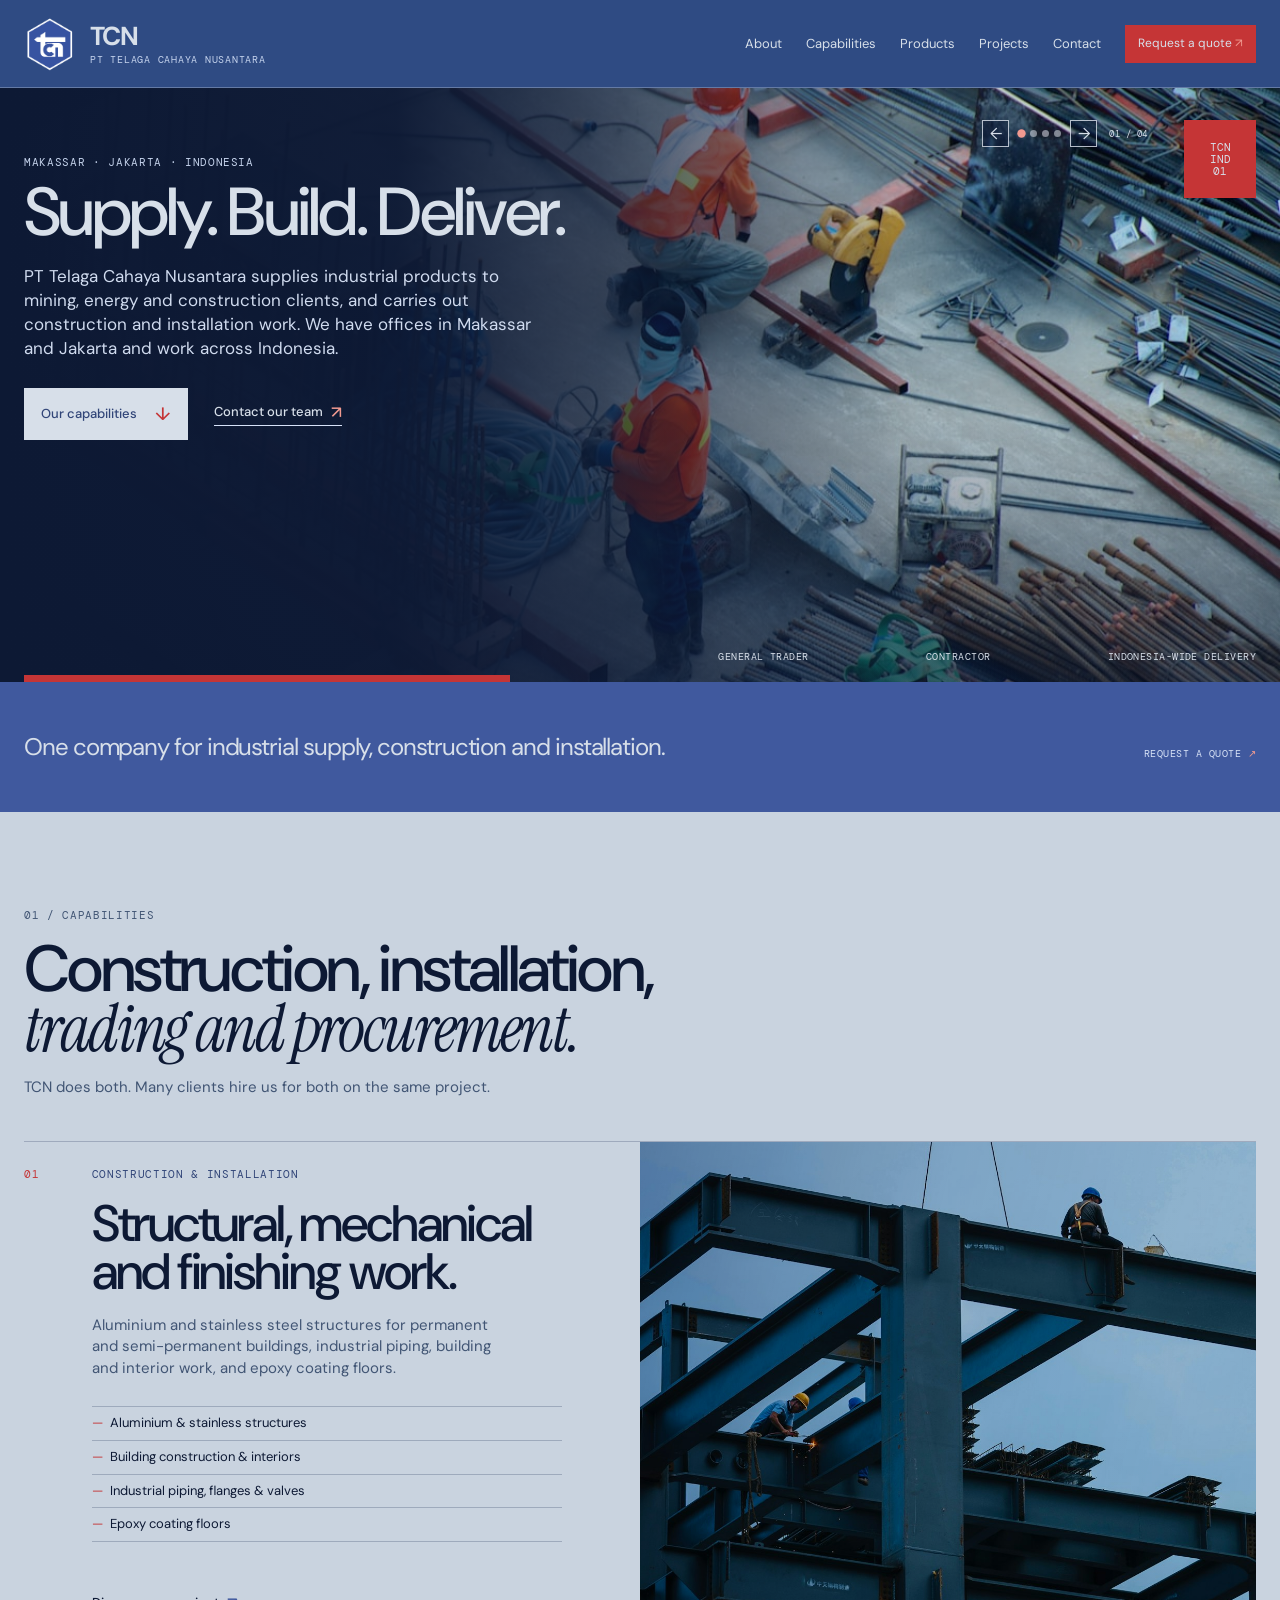
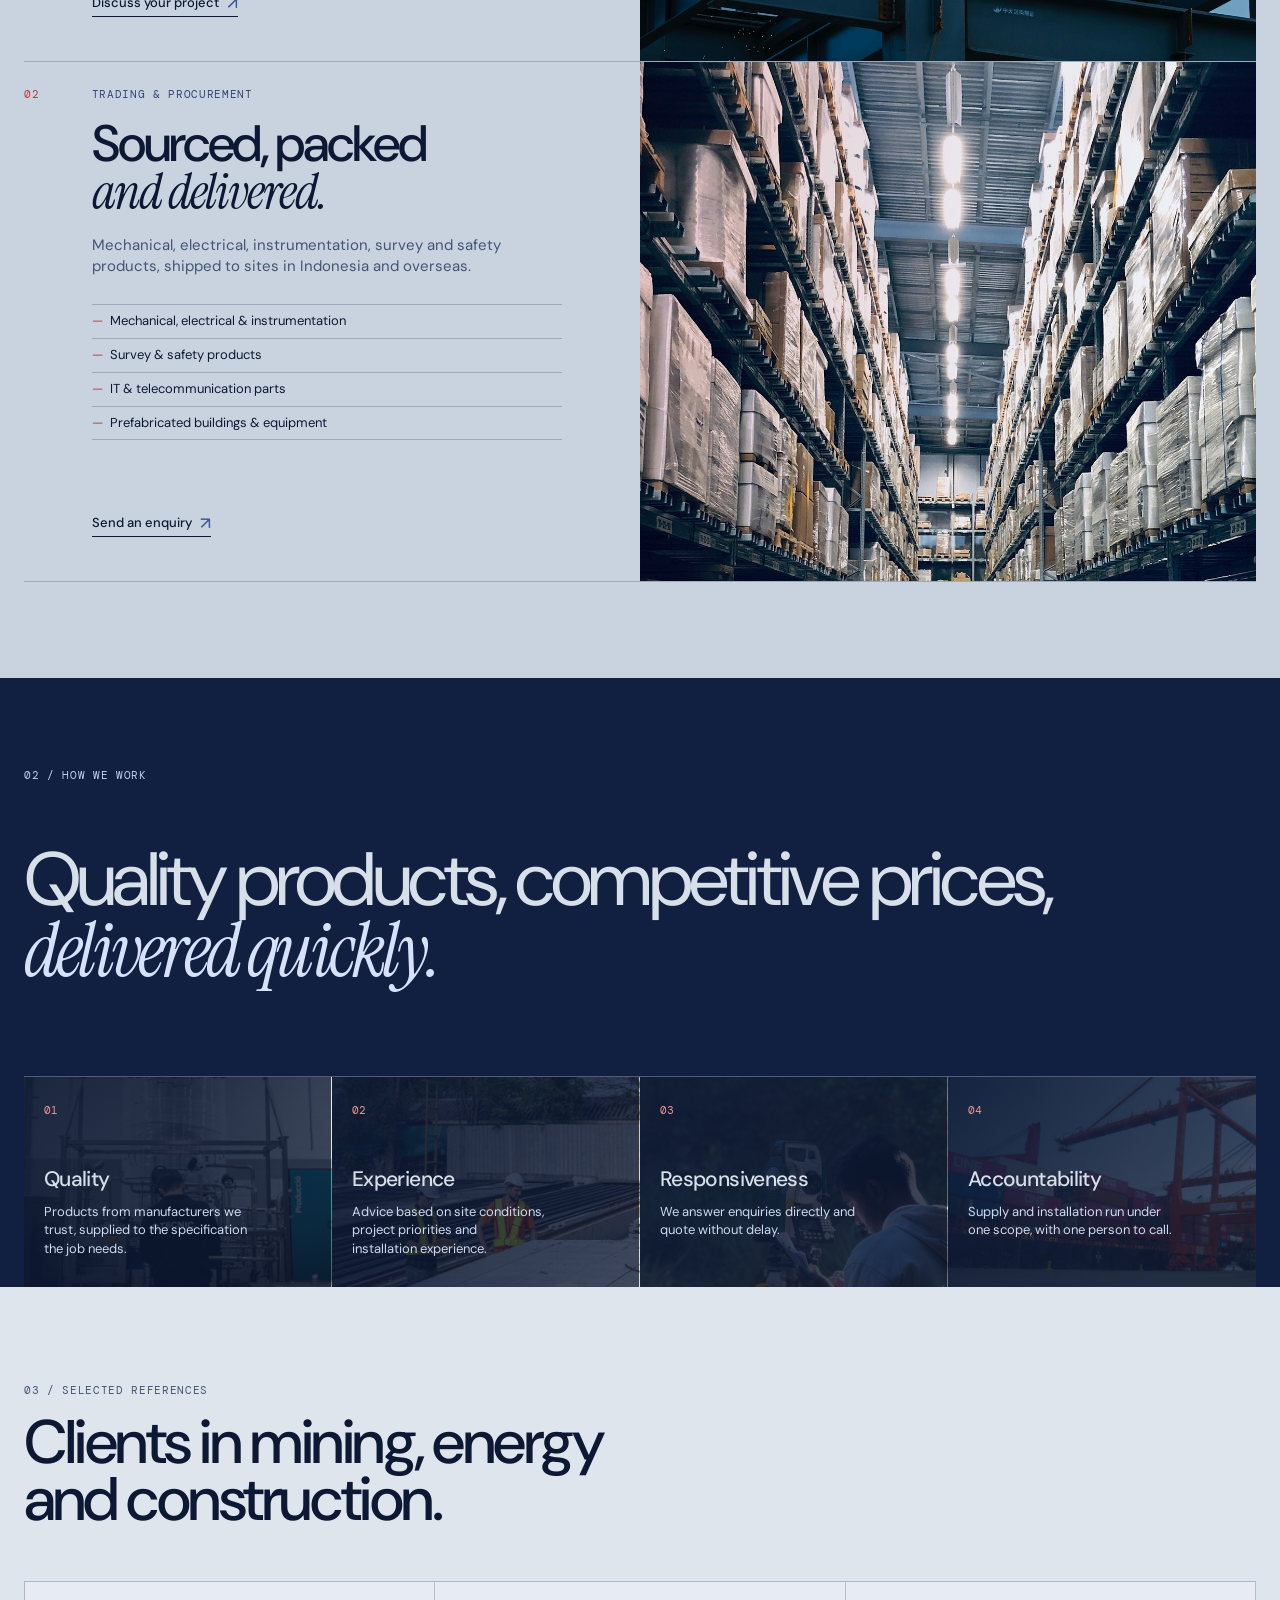
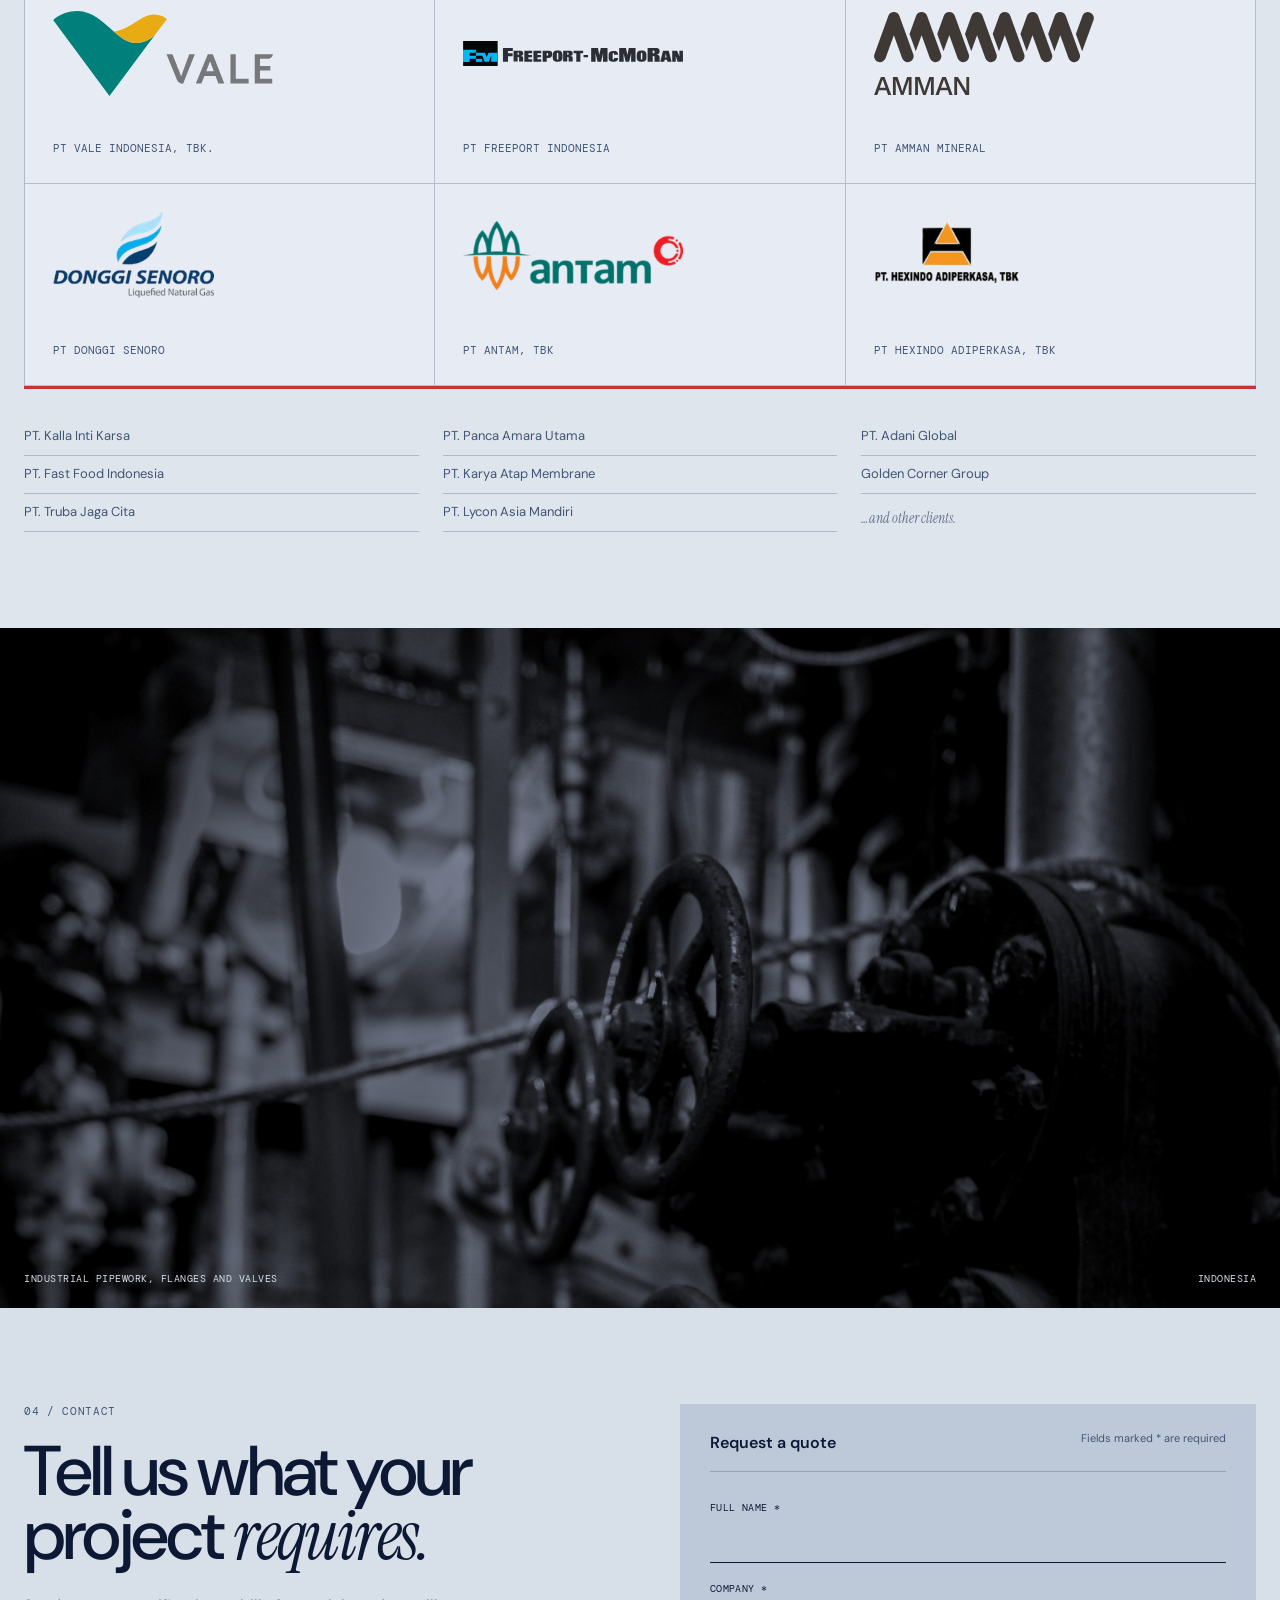
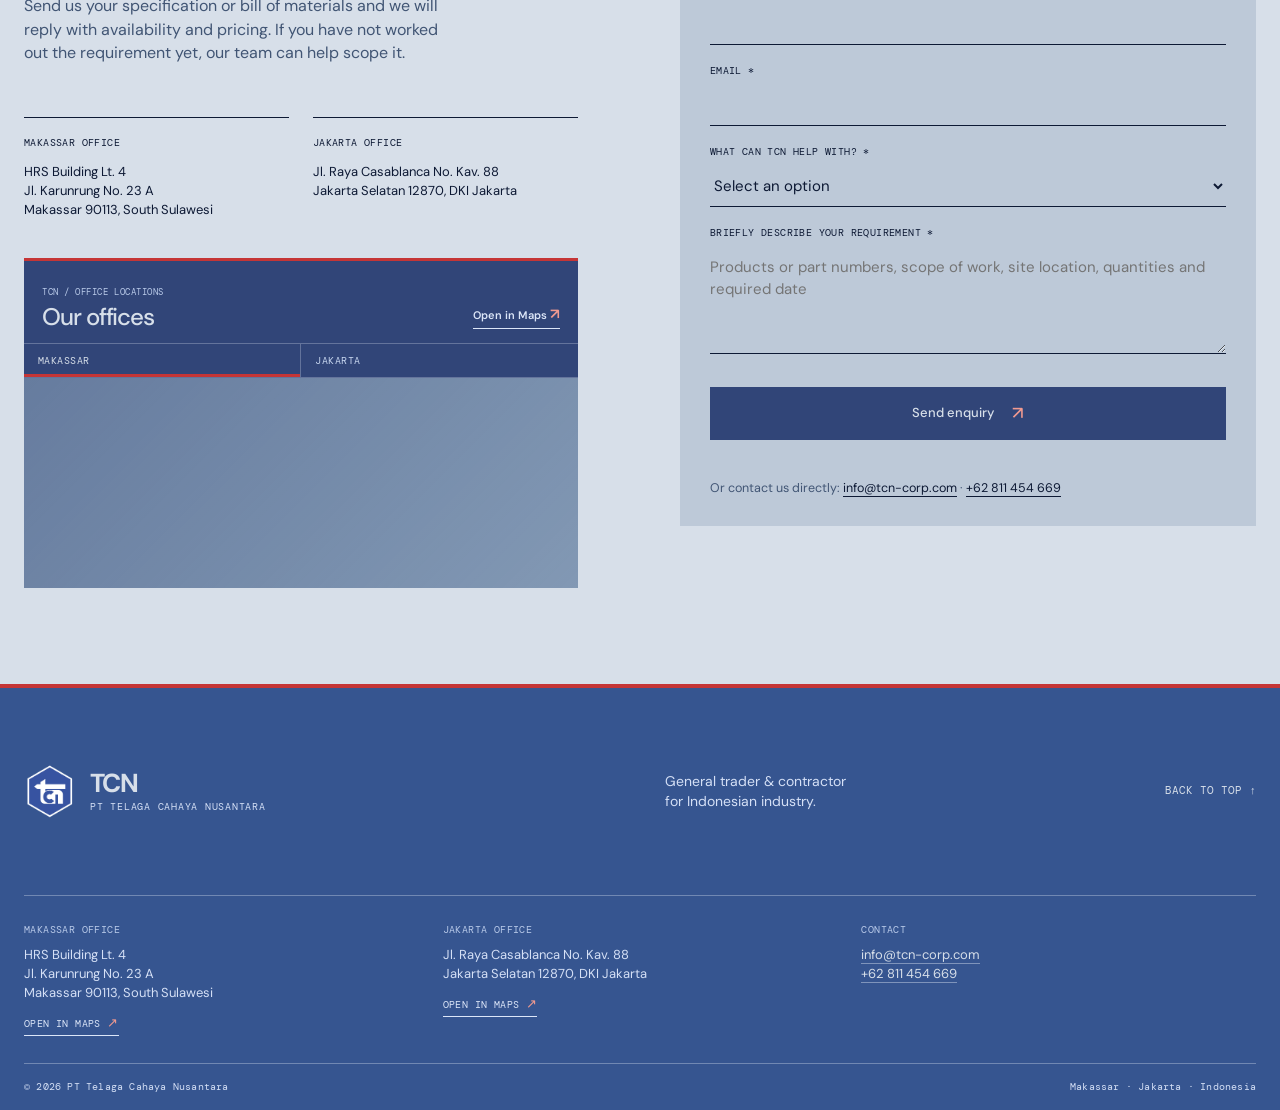
<file: index.html>
<!doctype html>
<html lang="en">
  <head>
    <meta charset="UTF-8" />
    <meta name="viewport" content="width=device-width, initial-scale=1.0" />
    <meta name="description" content="Industrial supplier and contractor in Indonesia. TCN supplies MEP, instrumentation and safety products and installs aluminium structures, piping and epoxy floors." />
    <link rel="canonical" href="https://tcn-corp.com/" />
    <meta name="theme-color" content="#13234a" />
    <meta name="author" content="PT Telaga Cahaya Nusantara" />
    <meta property="og:type" content="website" />
    <meta property="og:site_name" content="TCN — PT Telaga Cahaya Nusantara" />
    <meta property="og:locale" content="en_ID" />
    <meta property="og:title" content="TCN — Industrial Supplier & Contractor in Indonesia" />
    <meta property="og:description" content="Industrial supplier and contractor in Indonesia. TCN supplies MEP, instrumentation and safety products and installs aluminium structures, piping and epoxy floors." />
    <meta property="og:url" content="https://tcn-corp.com/" />
    <meta property="og:image" content="https://tcn-corp.com/assets/og-image.jpg" />
    <meta property="og:image:width" content="1200" />
    <meta property="og:image:height" content="630" />
    <meta property="og:image:alt" content="TCN industrial supply and installation in Indonesia" />
    <meta name="twitter:card" content="summary_large_image" />
    <meta name="twitter:title" content="TCN — Industrial Supplier & Contractor in Indonesia" />
    <meta name="twitter:description" content="Industrial supplier and contractor in Indonesia. TCN supplies MEP, instrumentation and safety products and installs aluminium structures, piping and epoxy floors." />
    <meta name="twitter:image" content="https://tcn-corp.com/assets/og-image.jpg" />
    <title>TCN — Industrial Supplier & Contractor in Indonesia</title>
    <link rel="icon" type="image/png" href="assets/tcn-logo.png" />
    <link rel="preconnect" href="https://fonts.googleapis.com" />
    <link rel="preconnect" href="https://fonts.gstatic.com" crossorigin />
    <link href="https://fonts.googleapis.com/css2?family=DM+Mono:wght@400;500&family=DM+Sans:opsz,wght@9..40,400;9..40,500;9..40,600&family=Instrument+Serif:ital@0;1&display=swap" rel="stylesheet" />
    <link rel="stylesheet" href="styles.css?v=20261012-5" />
    <script type="application/ld+json">
    {
      "@context": "https://schema.org",
      "@graph": [
        {
          "@type": "Organization",
          "@id": "https://tcn-corp.com/#organization",
          "name": "PT Telaga Cahaya Nusantara",
          "alternateName": "TCN",
          "url": "https://tcn-corp.com/",
          "logo": {
            "@type": "ImageObject",
            "url": "https://tcn-corp.com/assets/tcn-logo.png",
            "width": 520,
            "height": 580
          },
          "image": "https://tcn-corp.com/assets/og-image.jpg",
          "description": "Indonesian general trading company and contractor supplying mechanical, electrical, instrumentation and safety products, and delivering aluminium structures, industrial piping and epoxy flooring for mining, energy and infrastructure clients.",
          "email": "info@tcn-corp.com",
          "telephone": "+62-811-454-669",
          "foundingLocation": {
            "@type": "Place",
            "name": "Makassar, South Sulawesi, Indonesia"
          },
          "address": {
            "@type": "PostalAddress",
            "streetAddress": "HRS Building Lt. 4, Jl. Karunrung No. 23 A",
            "addressLocality": "Makassar",
            "addressRegion": "South Sulawesi",
            "postalCode": "90113",
            "addressCountry": "ID"
          },
          "areaServed": {
            "@type": "Country",
            "name": "Indonesia"
          },
          "knowsAbout": [
            "industrial product supply",
            "general trading",
            "construction and installation",
            "aluminium structures",
            "industrial piping",
            "epoxy flooring",
            "mechanical electrical and instrumentation supply",
            "prefabricated buildings"
          ],
          "contactPoint": [
            {
              "@type": "ContactPoint",
              "contactType": "sales",
              "telephone": "+62-811-454-669",
              "email": "info@tcn-corp.com",
              "areaServed": "ID",
              "availableLanguage": ["id", "en"]
            }
          ]
        },
        {
          "@type": "WebSite",
          "@id": "https://tcn-corp.com/#website",
          "url": "https://tcn-corp.com/",
          "name": "TCN — PT Telaga Cahaya Nusantara",
          "publisher": { "@id": "https://tcn-corp.com/#organization" },
          "inLanguage": "en"
        },
        {
          "@type": "LocalBusiness",
          "@id": "https://tcn-corp.com/#makassar-office",
          "name": "TCN Makassar Office — PT Telaga Cahaya Nusantara",
          "parentOrganization": { "@id": "https://tcn-corp.com/#organization" },
          "url": "https://tcn-corp.com/",
          "image": "https://tcn-corp.com/assets/og-image.jpg",
          "telephone": "+62-811-454-669",
          "email": "info@tcn-corp.com",
          "priceRange": "Quote on request",
          "address": {
            "@type": "PostalAddress",
            "streetAddress": "HRS Building Lt. 4, Jl. Karunrung No. 23 A",
            "addressLocality": "Makassar",
            "addressRegion": "South Sulawesi",
            "postalCode": "90113",
            "addressCountry": "ID"
          },
          "geo": { "@type": "GeoCoordinates", "latitude": -5.1477, "longitude": 119.4327 },
          "areaServed": { "@type": "Country", "name": "Indonesia" }
        },
        {
          "@type": "LocalBusiness",
          "@id": "https://tcn-corp.com/#jakarta-office",
          "name": "TCN Jakarta Office — PT Telaga Cahaya Nusantara",
          "parentOrganization": { "@id": "https://tcn-corp.com/#organization" },
          "url": "https://tcn-corp.com/",
          "image": "https://tcn-corp.com/assets/og-image.jpg",
          "telephone": "+62-811-454-669",
          "email": "info@tcn-corp.com",
          "priceRange": "Quote on request",
          "address": {
            "@type": "PostalAddress",
            "streetAddress": "Jl. Raya Casablanca No. Kav. 88",
            "addressLocality": "Jakarta Selatan",
            "addressRegion": "DKI Jakarta",
            "postalCode": "12870",
            "addressCountry": "ID"
          },
          "geo": { "@type": "GeoCoordinates", "latitude": -6.2241, "longitude": 106.8436 },
          "areaServed": { "@type": "Country", "name": "Indonesia" }
        },
        {
          "@type": "WebPage",
          "@id": "https://tcn-corp.com/#webpage",
          "url": "https://tcn-corp.com/",
          "name": "TCN — Industrial Supplier & Contractor in Indonesia",
          "isPartOf": { "@id": "https://tcn-corp.com/#website" },
          "about": { "@id": "https://tcn-corp.com/#organization" },
          "primaryImageOfPage": "https://tcn-corp.com/assets/og-image.jpg",
          "inLanguage": "en"
        }
      ]
    }
    </script>
  </head>
  <body>
    <a class="skip-link" href="#main">Skip to content</a>

    <header class="site-header" id="top">
      <a class="brand" href="#top" aria-label="TCN home">
        <img class="brand-mark" src="assets/tcn-logo.png" data-asset="logo" alt="" />
        <span><strong>TCN</strong><small>PT Telaga Cahaya Nusantara</small></span>
      </a>
      <button class="menu-button" type="button" aria-expanded="false" aria-controls="primary-navigation">
        <span class="menu-label">Menu</span><span class="menu-lines" aria-hidden="true"></span>
      </button>
      <nav id="primary-navigation" class="primary-navigation" aria-label="Primary navigation">
        <a href="about.html">About</a>
        <a href="#capabilities">Capabilities</a>
        <a href="products.html">Products</a>
        <a href="projects.html">Projects</a>
        <a href="#contact">Contact</a>
        <a class="nav-cta" href="#contact">Request a quote <span>↗</span></a>
      </nav>
    </header>

    <main id="main">
      <section class="hero section-shell">
        <div class="hero-copy reveal">
          <p class="eyebrow">Makassar · Jakarta · Indonesia</p>
          <h1>Supply. Build. Deliver.</h1>
          <p class="hero-intro">PT Telaga Cahaya Nusantara supplies industrial products to mining, energy and construction clients, and carries out construction and installation work. We have offices in Makassar and Jakarta and work across Indonesia.</p>
          <div class="hero-actions">
            <a class="button button-dark" href="#capabilities">Our capabilities <span>↓</span></a>
            <a class="text-link" href="#contact">Contact our team <span>↗</span></a>
          </div>
        </div>
        <figure class="hero-image hero-slideshow reveal reveal-delay" data-hero-slideshow data-autoplay-interval="5000">
          <div class="hero-slides">
            <img class="is-active" src="assets/products/survey-safety.jpg" data-asset="homeHeroSafety" data-asset-alt="auto" data-hero-slide alt="Industrial construction team at work" width="1200" height="795" fetchpriority="high" decoding="async" />
            <img src="assets/products/electrical.jpg" data-asset="homeHeroInstallation" data-asset-alt="auto" data-hero-slide alt="Industrial installation work" aria-hidden="true" width="1200" height="800" loading="lazy" decoding="async" />
            <img src="assets/products/mechanical.jpg" data-asset="homeHeroPiping" data-asset-alt="auto" data-hero-slide alt="Industrial piping and mechanical work" aria-hidden="true" width="1200" height="800" loading="lazy" decoding="async" />
            <img src="assets/products/construction-structure.jpg" data-asset="homeHeroConstruction" data-asset-alt="auto" data-hero-slide alt="Steel structure and tower cranes under construction" aria-hidden="true" width="1200" height="800" loading="lazy" decoding="async" />
          </div>
          <div class="hero-slider-controls" aria-label="Hero image controls">
            <button type="button" data-hero-previous aria-label="Previous hero image">←</button>
            <div class="hero-slider-dots" role="group" aria-label="Choose hero image">
              <button class="is-active" type="button" data-hero-index="0" aria-label="Show construction team image" aria-pressed="true"></button>
              <button type="button" data-hero-index="1" aria-label="Show installation image" aria-pressed="false"></button>
              <button type="button" data-hero-index="2" aria-label="Show piping image" aria-pressed="false"></button>
              <button type="button" data-hero-index="3" aria-label="Show construction structure image" aria-pressed="false"></button>
            </div>
            <button type="button" data-hero-next aria-label="Next hero image">→</button>
            <span class="hero-slide-count" aria-hidden="true">01 / 04</span>
          </div>
          <figcaption><span>General trader</span><span>Contractor</span><span>Indonesia-wide delivery</span></figcaption>
          <div class="hero-stamp" aria-hidden="true">TCN<br />IND<br />01</div>
        </figure>
        <div class="hero-rule" aria-hidden="true"></div>
      </section>

      <section class="confidence-bar" aria-label="Company statement">
        <p>One company for industrial supply, construction and installation.</p>
        <a href="#contact">Request a quote <span>↗</span></a>
      </section>

      <section class="capabilities section-shell" id="capabilities">
        <div class="section-header reveal">
          <p class="eyebrow">01 / Capabilities</p>
          <h2>Construction, installation,<br /><em>trading and procurement.</em></h2>
          <p>TCN does both. Many clients hire us for both on the same project.</p>
        </div>

        <div class="capability-list">
          <article class="capability-card construction reveal">
            <div class="card-number">01</div>
            <div class="capability-content">
              <p class="card-label">Construction & installation</p>
              <h3>Structural, mechanical<br />and finishing work.</h3>
              <p>Aluminium and stainless steel structures for permanent and semi-permanent buildings, industrial piping, building and interior work, and epoxy coating floors.</p>
              <ul>
                <li>Aluminium & stainless structures</li>
                <li>Building construction & interiors</li>
                <li>Industrial piping, flanges & valves</li>
                <li>Epoxy coating floors</li>
              </ul>
              <a class="text-link" href="#contact">Discuss your project <span>↗</span></a>
            </div>
            <div class="card-image"><img src="assets/products/electrical.jpg" data-asset="capabilityConstruction" data-asset-alt="auto" alt="Construction installation work" loading="lazy" decoding="async" /></div>
          </article>

          <article class="capability-card trading reveal">
            <div class="card-number">02</div>
            <div class="capability-content">
              <p class="card-label">Trading & procurement</p>
              <h3>Sourced, packed<br /><em>and delivered.</em></h3>
              <p>Mechanical, electrical, instrumentation, survey and safety products, shipped to sites in Indonesia and overseas.</p>
              <ul>
                <li>Mechanical, electrical & instrumentation</li>
                <li>Survey & safety products</li>
                <li>IT & telecommunication parts</li>
                <li>Prefabricated buildings & equipment</li>
              </ul>
              <a class="text-link" href="#contact">Send an enquiry <span>↗</span></a>
            </div>
            <div class="card-image"><img src="assets/products/trading-procurement.jpg" data-asset="capabilityTrading" data-asset-alt="auto" alt="Racked and shrink-wrapped goods prepared for dispatch" loading="lazy" decoding="async" /></div>
          </article>
        </div>
      </section>

      <section class="statement-section" id="about">
        <div class="statement-inner section-shell">
          <p class="eyebrow">02 / How we work</p>
          <p class="statement-text reveal">Quality products, competitive prices, <em>delivered quickly.</em></p>
          <div class="principles-grid">
            <div data-asset-bg="valueIntegrity"><span>01</span><h3>Quality</h3><p>Products from manufacturers we trust, supplied to the specification the job needs.</p></div>
            <div data-asset-bg="valueTeamwork"><span>02</span><h3>Experience</h3><p>Advice based on site conditions, project priorities and installation experience.</p></div>
            <div data-asset-bg="productSurveySafety"><span>03</span><h3>Responsiveness</h3><p>We answer enquiries directly and quote without delay.</p></div>
            <div data-asset-bg="valueDelivery"><span>04</span><h3>Accountability</h3><p>Supply and installation run under one scope, with one person to call.</p></div>
          </div>
        </div>
      </section>

      <section class="references section-shell" id="references">
        <div class="section-header narrow reveal">
          <p class="eyebrow">03 / Selected references</p>
          <h2>Clients in mining, energy<br />and construction.</h2>
        </div>
        <div class="client-logo-grid reveal" aria-label="Selected client logos">
          <article class="client-logo-card"><img src="assets/clients/vale-indonesia.svg" data-asset="clientVale" data-asset-alt="auto" alt="PT Vale Indonesia logo" loading="lazy" decoding="async" /><p>PT Vale Indonesia, Tbk.</p></article>
          <article class="client-logo-card"><img src="assets/clients/freeport-indonesia.svg" data-asset="clientFreeport" data-asset-alt="auto" alt="PT Freeport Indonesia logo" loading="lazy" decoding="async" /><p>PT Freeport Indonesia</p></article>
          <article class="client-logo-card"><img src="assets/clients/amman-mineral.svg" data-asset="clientAmman" data-asset-alt="auto" alt="PT Amman Mineral logo" loading="lazy" decoding="async" /><p>PT Amman Mineral</p></article>
          <article class="client-logo-card"><img src="assets/clients/donggi-senoro.png" data-asset="clientDonggi" data-asset-alt="auto" alt="PT Donggi Senoro logo" loading="lazy" decoding="async" /><p>PT Donggi Senoro</p></article>
          <article class="client-logo-card"><img src="assets/clients/antam.png" data-asset="clientAntam" data-asset-alt="auto" alt="PT Antam, Tbk logo" loading="lazy" decoding="async" /><p>PT Antam, Tbk</p></article>
          <article class="client-logo-card"><img src="assets/clients/hexindo-adiperkasa.png" data-asset="clientHexindo" data-asset-alt="auto" alt="PT Hexindo Adiperkasa, Tbk logo" loading="lazy" decoding="async" /><p>PT Hexindo Adiperkasa, Tbk</p></article>
        </div>
        <div class="reference-roster reveal"><ul><li>PT. Kalla Inti Karsa</li><li>PT. Panca Amara Utama</li><li>PT. Adani Global</li><li>PT. Fast Food Indonesia</li><li>PT. Karya Atap Membrane</li><li>Golden Corner Group</li><li>PT. Truba Jaga Cita</li><li>PT. Lycon Asia Mandiri</li><li class="reference-more"><em>…and other clients.</em></li></ul></div>
      </section>

      <section class="image-break" aria-label="Industrial work detail">
        <img src="assets/products/mechanical.jpg" data-asset="industryPiping" data-asset-alt="auto" alt="Industrial pipework and valves" loading="lazy" decoding="async" />
        <div class="image-break-caption"><span>Industrial pipework, flanges and valves</span><span>Indonesia</span></div>
      </section>

      <section class="contact section-shell" id="contact">
        <div class="contact-heading reveal">
          <p class="eyebrow">04 / Contact</p>
          <h2>Tell us what your<br />project <em>requires.</em></h2>
          <p>Send us your specification or bill of materials and we will reply with availability and pricing. If you have not worked out the requirement yet, our team can help scope it.</p>
          <div class="office-list">
            <div><span>Makassar office</span><p>HRS Building Lt. 4<br />Jl. Karunrung No. 23 A<br />Makassar 90113, South Sulawesi</p></div>
            <div><span>Jakarta office</span><p>Jl. Raya Casablanca No. Kav. 88<br />Jakarta Selatan 12870, DKI Jakarta</p></div>
          </div>
          <section class="contact-map" aria-labelledby="office-map-title">
            <div class="contact-map-bar">
              <div><span class="eyebrow">TCN / Office locations</span><h3 id="office-map-title">Our offices</h3></div>
              <a id="office-map-link" href="https://www.google.com/maps/search/?api=1&amp;query=HRS%20Building%20Lt.%204%2C%20Jl.%20Karunrung%20No.%2023%20A%2C%20Makassar%2C%20South%20Sulawesi%2C%20Indonesia" target="_blank" rel="noopener noreferrer">Open in Maps <span>↗</span></a>
            </div>
            <div class="map-switch" role="group" aria-label="Select an office location">
              <button class="is-active" type="button" data-map-source="https://www.google.com/maps?q=HRS%20Building%20Lt.%204%2C%20Jl.%20Karunrung%20No.%2023%20A%2C%20Makassar%2C%20South%20Sulawesi%2C%20Indonesia&amp;z=16&amp;output=embed" data-map-link="https://www.google.com/maps/search/?api=1&amp;query=HRS%20Building%20Lt.%204%2C%20Jl.%20Karunrung%20No.%2023%20A%2C%20Makassar%2C%20South%20Sulawesi%2C%20Indonesia" aria-controls="office-map-frame" aria-pressed="true">Makassar</button>
              <button type="button" data-map-source="https://www.google.com/maps?q=Jl.%20Raya%20Casablanca%20No.%20Kav.%2088%2C%20Jakarta%20Selatan%2C%20DKI%20Jakarta%2C%20Indonesia&amp;z=16&amp;output=embed" data-map-link="https://www.google.com/maps/search/?api=1&amp;query=Jl.%20Raya%20Casablanca%20No.%20Kav.%2088%2C%20Jakarta%20Selatan%2C%20DKI%20Jakarta%2C%20Indonesia" aria-controls="office-map-frame" aria-pressed="false">Jakarta</button>
            </div>
            <div class="contact-map-frame">
              <iframe id="office-map-frame" title="TCN Makassar office location" src="https://www.google.com/maps?q=HRS%20Building%20Lt.%204%2C%20Jl.%20Karunrung%20No.%2023%20A%2C%20Makassar%2C%20South%20Sulawesi%2C%20Indonesia&amp;z=16&amp;output=embed" loading="lazy" referrerpolicy="no-referrer-when-downgrade"></iframe>
            </div>
          </section>
        </div>
        <form class="contact-form reveal reveal-delay" id="quote-form" action="https://formsubmit.co/info@tcn-corp.com" method="POST">
          <div class="form-intro"><p>Request a quote</p><span>Fields marked * are required</span></div>
          <input type="hidden" name="_subject" value="New TCN enquiry from tcn-corp.com" />
          <input type="hidden" name="_template" value="table" />
          <input type="hidden" name="_captcha" value="false" />
          <input type="hidden" name="_next" value="https://tcn-corp.com/thank-you.html" />
          <input type="text" name="_honey" class="form-honeypot" tabindex="-1" autocomplete="off" aria-hidden="true" />
          <label>Full name *<input required name="name" type="text" autocomplete="name" /></label>
          <label>Company *<input required name="company" type="text" autocomplete="organization" /></label>
          <label>Email *<input required name="email" type="email" autocomplete="email" /></label>
          <label>What can TCN help with? *<select required name="service"><option value="">Select an option</option><option>Construction & installation</option><option>Trading & procurement</option><option>Both / project enquiry</option><option>Other</option></select></label>
          <label>Briefly describe your requirement *<textarea required name="message" rows="4" placeholder="Products or part numbers, scope of work, site location, quantities and required date"></textarea></label>
          <button class="button button-dark" type="submit">Send enquiry <span>↗</span></button>
          <p class="form-status" role="status" aria-live="polite"></p>
          <p class="form-contact">Or contact us directly: <span class="form-contact-links"><a href="mailto:info@tcn-corp.com">info@tcn-corp.com</a><span aria-hidden="true"> · </span><a href="tel:+62811454669">+62 811 454 669</a></span></p>
        </form>
      </section>
    </main>

    <footer class="site-footer">
      <div class="footer-main section-shell">
        <a class="brand footer-brand" href="#top"><img class="brand-mark" src="assets/tcn-logo.png" data-asset="logo" alt="" /><span><strong>TCN</strong><small>PT Telaga Cahaya Nusantara</small></span></a>
        <p>General trader & contractor<br />for Indonesian industry.</p>
        <a class="footer-top" href="#top">Back to top ↑</a>
      </div>
      <div class="footer-contact section-shell"><div><span>Makassar office</span><p>HRS Building Lt. 4<br />Jl. Karunrung No. 23 A<br />Makassar 90113, South Sulawesi</p><a class="footer-map-link" href="https://www.google.com/maps/search/?api=1&amp;query=HRS%20Building%20Lt.%204%2C%20Jl.%20Karunrung%20No.%2023%20A%2C%20Makassar%2C%20South%20Sulawesi%2C%20Indonesia" target="_blank" rel="noopener noreferrer">Open in Maps <span aria-hidden="true">↗</span></a></div><div><span>Jakarta office</span><p>Jl. Raya Casablanca No. Kav. 88<br />Jakarta Selatan 12870, DKI Jakarta</p><a class="footer-map-link" href="https://www.google.com/maps/search/?api=1&amp;query=Jl.%20Raya%20Casablanca%20No.%20Kav.%2088%2C%20Jakarta%20Selatan%2C%20DKI%20Jakarta%2C%20Indonesia" target="_blank" rel="noopener noreferrer">Open in Maps <span aria-hidden="true">↗</span></a></div><div><span>Contact</span><p><a href="mailto:info@tcn-corp.com">info@tcn-corp.com</a><br /><a href="tel:+62811454669">+62 811 454 669</a></p></div></div><div class="footer-meta section-shell"><span>© <span id="year"></span> PT Telaga Cahaya Nusantara</span><span>Makassar · Jakarta · Indonesia</span></div>
    </footer>

    <script src="assets/asset-library.js?v=20261012-4"></script>
    <script src="script.js?v=20261012-1"></script>
  </body>
</html>
</file>
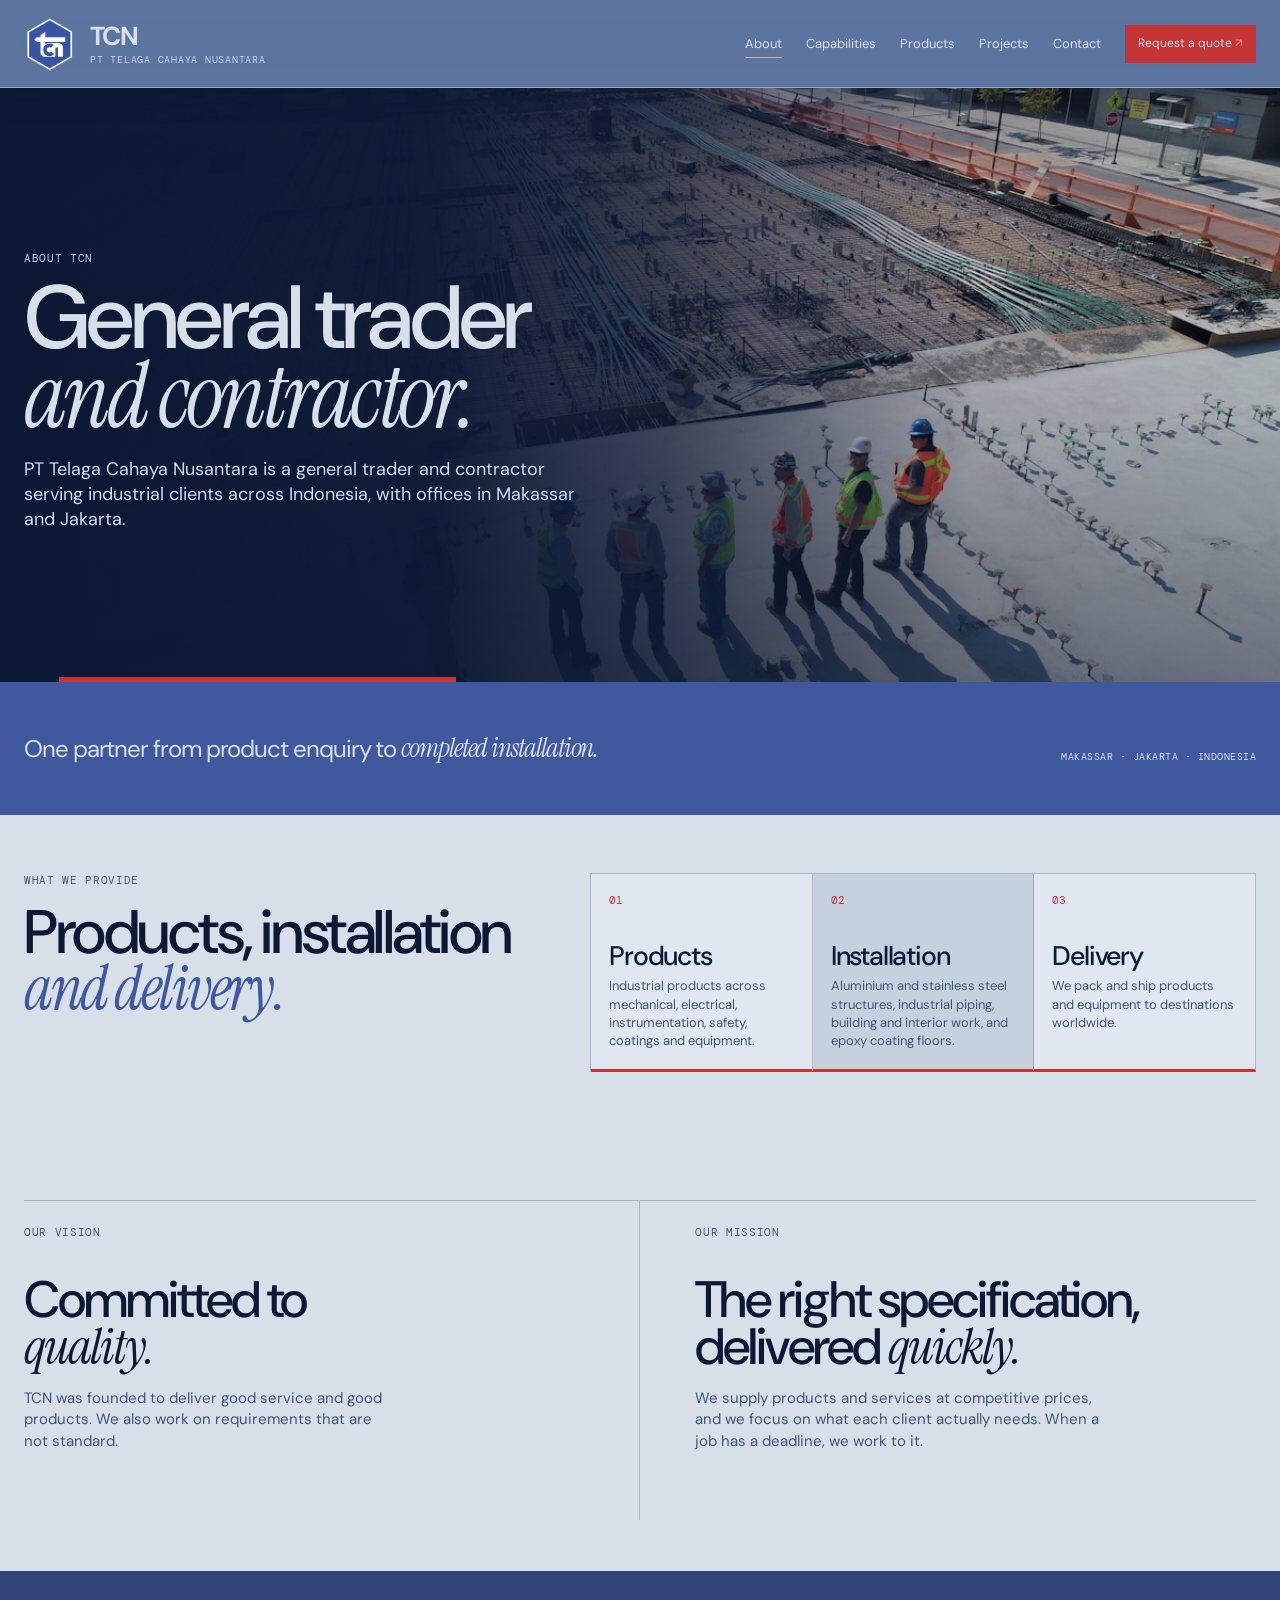
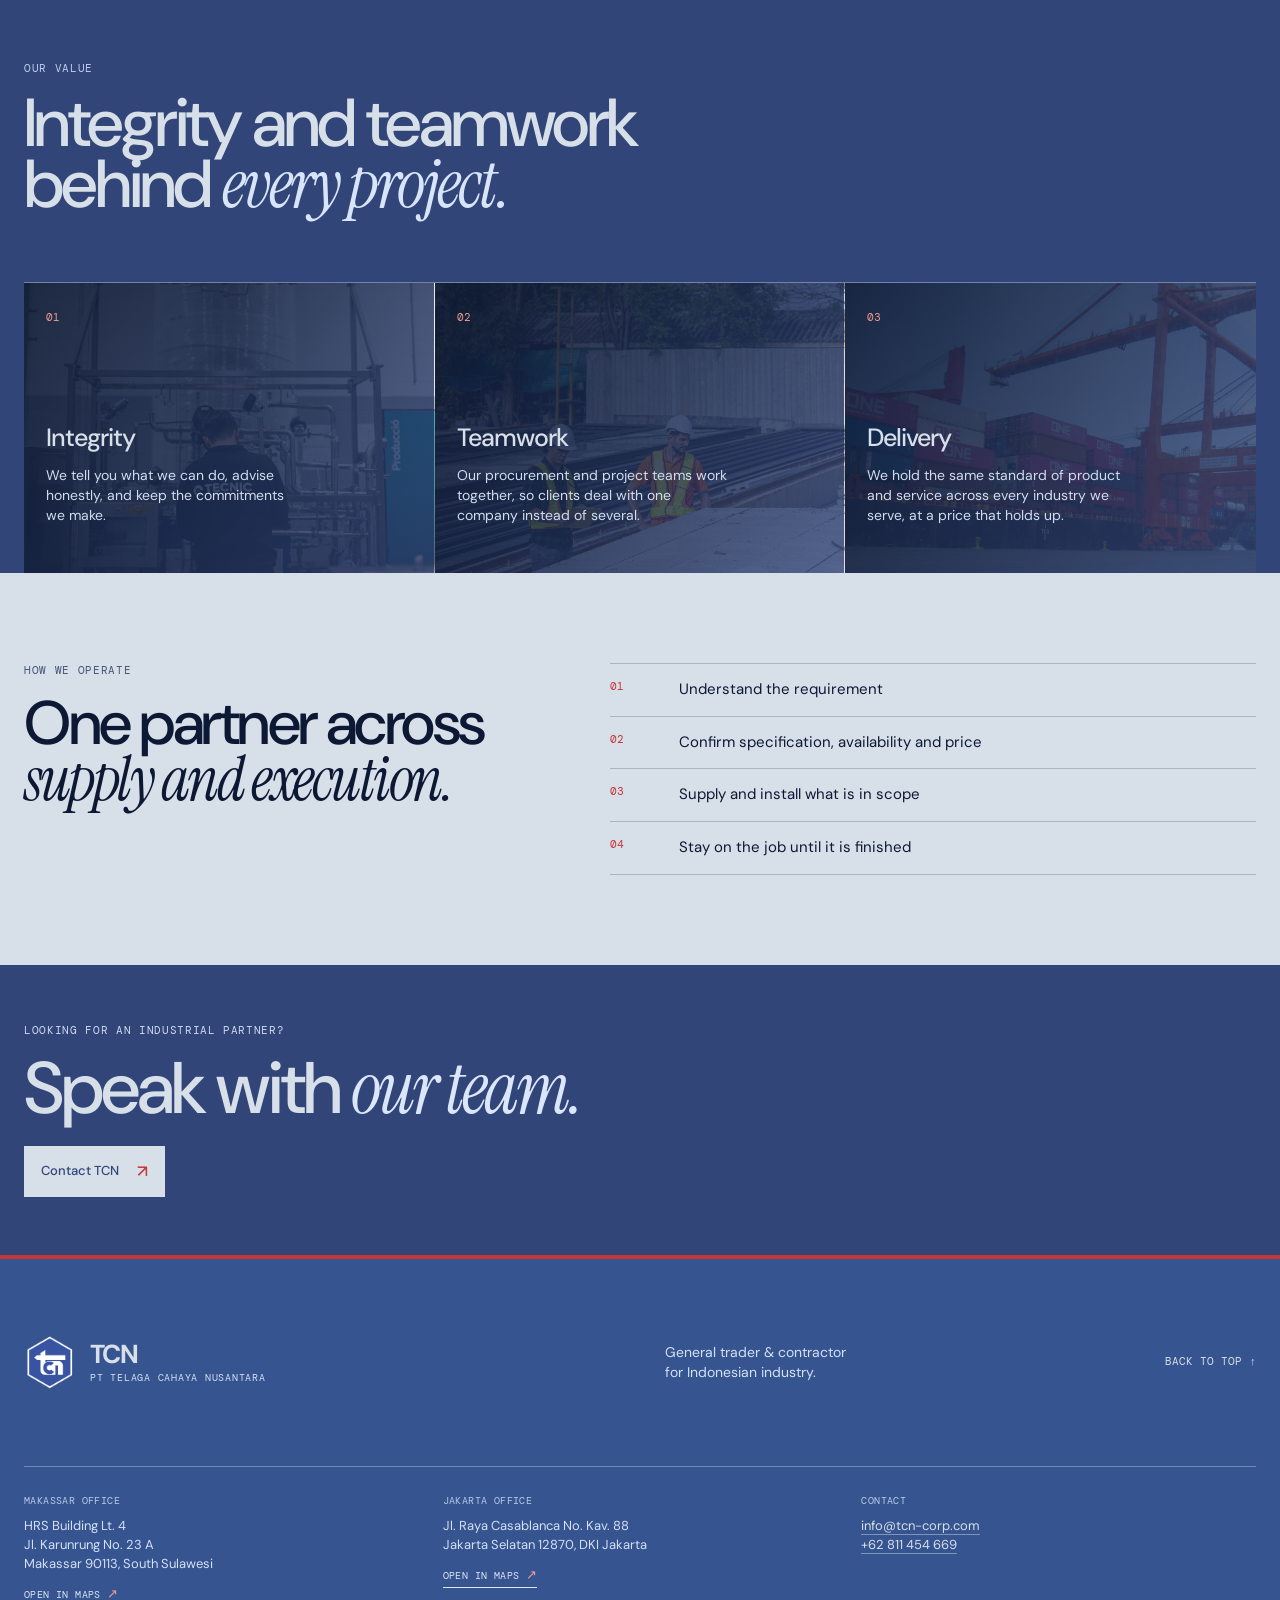
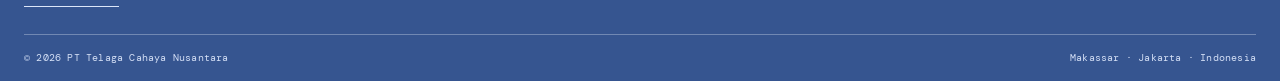
<file: about.html>
<!doctype html>
<html lang="en">
  <head>
    <meta charset="UTF-8" />
    <meta name="viewport" content="width=device-width, initial-scale=1.0" />
    <meta name="description" content="PT Telaga Cahaya Nusantara is a general trading company and contractor in Indonesia with offices in Makassar and Jakarta. Our vision, mission and values." />
    <link rel="canonical" href="https://tcn-corp.com/about.html" />
    <meta name="theme-color" content="#13234a" />
    <meta name="author" content="PT Telaga Cahaya Nusantara" />
    <meta property="og:type" content="website" />
    <meta property="og:site_name" content="TCN — PT Telaga Cahaya Nusantara" />
    <meta property="og:locale" content="en_ID" />
    <meta property="og:title" content="About TCN — General Trader & Contractor in Indonesia" />
    <meta property="og:description" content="PT Telaga Cahaya Nusantara is a general trading company and contractor in Indonesia with offices in Makassar and Jakarta. Our vision, mission and values." />
    <meta property="og:url" content="https://tcn-corp.com/about.html" />
    <meta property="og:image" content="https://tcn-corp.com/assets/og-image.jpg" />
    <meta property="og:image:width" content="1200" />
    <meta property="og:image:height" content="630" />
    <meta property="og:image:alt" content="About PT Telaga Cahaya Nusantara" />
    <meta name="twitter:card" content="summary_large_image" />
    <meta name="twitter:title" content="About TCN — General Trader & Contractor in Indonesia" />
    <meta name="twitter:description" content="PT Telaga Cahaya Nusantara is a general trading company and contractor in Indonesia with offices in Makassar and Jakarta. Our vision, mission and values." />
    <meta name="twitter:image" content="https://tcn-corp.com/assets/og-image.jpg" />
    <title>About TCN — General Trader & Contractor in Indonesia</title>
    <link rel="icon" type="image/png" href="assets/tcn-logo.png" />
    <link rel="preconnect" href="https://fonts.googleapis.com" />
    <link rel="preconnect" href="https://fonts.gstatic.com" crossorigin />
    <link href="https://fonts.googleapis.com/css2?family=DM+Mono:wght@400;500&family=DM+Sans:opsz,wght@9..40,400;9..40,500;9..40,600&family=Instrument+Serif:ital@0;1&display=swap" rel="stylesheet" />
    <link rel="stylesheet" href="styles.css?v=20261012-5" />
    <script type="application/ld+json">
    {
      "@context": "https://schema.org",
      "@graph": [
        {
          "@type": "WebPage",
          "@id": "https://tcn-corp.com/about.html#webpage",
          "url": "https://tcn-corp.com/about.html",
          "name": "About TCN — General Trader & Contractor in Indonesia",
          "description": "PT Telaga Cahaya Nusantara is a general trading company and contractor in Indonesia with offices in Makassar and Jakarta. Our vision, mission and values.",
          "isPartOf": {
            "@id": "https://tcn-corp.com/#website"
          },
          "about": {
            "@id": "https://tcn-corp.com/#organization"
          },
          "primaryImageOfPage": "https://tcn-corp.com/assets/og-image.jpg",
          "inLanguage": "en",
          "breadcrumb": {
            "@id": "https://tcn-corp.com/about.html#breadcrumb"
          }
        },
        {
          "@type": "BreadcrumbList",
          "@id": "https://tcn-corp.com/about.html#breadcrumb",
          "itemListElement": [
            {
              "@type": "ListItem",
              "position": 1,
              "name": "Home",
              "item": "https://tcn-corp.com/"
            },
            {
              "@type": "ListItem",
              "position": 2,
              "name": "About",
              "item": "https://tcn-corp.com/about.html"
            }
          ]
        }
      ]
    }
    </script>
  </head>
  <body class="subpage-body about-page">
    <a class="skip-link" href="#main">Skip to content</a>
    <header class="site-header" id="top">
      <a class="brand" href="index.html" aria-label="TCN home"><img class="brand-mark" src="assets/tcn-logo.png" data-asset="logo" alt="" /><span><strong>TCN</strong><small>PT Telaga Cahaya Nusantara</small></span></a>
      <button class="menu-button" type="button" aria-expanded="false" aria-controls="primary-navigation"><span class="menu-label">Menu</span><span class="menu-lines" aria-hidden="true"></span></button>
      <nav id="primary-navigation" class="primary-navigation" aria-label="Primary navigation"><a href="about.html" aria-current="page">About</a><a href="index.html#capabilities">Capabilities</a><a href="products.html">Products</a><a href="projects.html">Projects</a><a href="index.html#contact">Contact</a><a class="nav-cta" href="index.html#contact">Request a quote <span>↗</span></a></nav>
    </header>
    <main id="main">
      <section class="about-hero section-shell" data-asset-bg="aboutHero">
        <p class="eyebrow">About TCN</p>
        <h1>General trader<br /><em>and contractor.</em></h1>
        <p>PT Telaga Cahaya Nusantara is a general trader and contractor serving industrial clients across Indonesia, with offices in Makassar and Jakarta.</p>
      </section>
      <section class="about-statement-band">
        <div class="section-shell">
          <p>One partner from product enquiry to <em>completed installation.</em></p>
          <span>Makassar · Jakarta · Indonesia</span>
        </div>
      </section>
      <section class="about-scope section-shell" aria-labelledby="scope-title">
        <div class="about-scope-intro"><p class="eyebrow">What we provide</p><h2 id="scope-title">Products, installation<br /><em>and delivery.</em></h2></div>
        <div class="about-scope-grid">
          <article><span>01</span><h3>Products</h3><p>Industrial products across mechanical, electrical, instrumentation, safety, coatings and equipment.</p></article>
          <article><span>02</span><h3>Installation</h3><p>Aluminium and stainless steel structures, industrial piping, building and interior work, and epoxy coating floors.</p></article>
          <article><span>03</span><h3>Delivery</h3><p>We pack and ship products and equipment to destinations worldwide.</p></article>
        </div>
      </section>
      <section class="company-pillars section-shell">
        <article><p class="eyebrow">Our vision</p><h2>Committed to<br /><em>quality.</em></h2><p>TCN was founded to deliver good service and good products. We also work on requirements that are not standard.</p></article>
        <article><p class="eyebrow">Our mission</p><h2>The right specification,<br />delivered <em>quickly.</em></h2><p>We supply products and services at competitive prices, and we focus on what each client actually needs. When a job has a deadline, we work to it.</p></article>
      </section>
      <section class="value-section">
        <div class="section-shell">
          <div class="value-heading"><p class="eyebrow">Our value</p><h2>Integrity and teamwork<br />behind <em>every project.</em></h2></div>
          <div class="values-grid">
            <article data-asset-bg="valueIntegrity"><span>01</span><h3>Integrity</h3><p>We tell you what we can do, advise honestly, and keep the commitments we make.</p></article>
            <article data-asset-bg="valueTeamwork"><span>02</span><h3>Teamwork</h3><p>Our procurement and project teams work together, so clients deal with one company instead of several.</p></article>
            <article data-asset-bg="valueDelivery"><span>03</span><h3>Delivery</h3><p>We hold the same standard of product and service across every industry we serve, at a price that holds up.</p></article>
          </div>
        </div>
      </section>
      <section class="about-capability section-shell">
        <div><p class="eyebrow">How we operate</p><h2>One partner across<br /><em>supply and execution.</em></h2></div>
        <div class="capability-flow"><p><span>01</span>Understand the requirement</p><p><span>02</span>Confirm specification, availability and price</p><p><span>03</span>Supply and install what is in scope</p><p><span>04</span>Stay on the job until it is finished</p></div>
      </section>
      <section class="enquiry-banner compact">
        <div class="section-shell"><p class="eyebrow">Looking for an industrial partner?</p><h2>Speak with <em>our team.</em></h2><a class="button button-light" href="index.html#contact">Contact TCN <span>↗</span></a></div>
      </section>
    </main>
    <footer class="site-footer">
      <div class="footer-main section-shell"><a class="brand footer-brand" href="index.html"><img class="brand-mark" src="assets/tcn-logo.png" data-asset="logo" alt="" /><span><strong>TCN</strong><small>PT Telaga Cahaya Nusantara</small></span></a><p>General trader & contractor<br />for Indonesian industry.</p><a class="footer-top" href="#top">Back to top ↑</a></div>
      <div class="footer-contact section-shell"><div><span>Makassar office</span><p>HRS Building Lt. 4<br />Jl. Karunrung No. 23 A<br />Makassar 90113, South Sulawesi</p><a class="footer-map-link" href="https://www.google.com/maps/search/?api=1&amp;query=HRS%20Building%20Lt.%204%2C%20Jl.%20Karunrung%20No.%2023%20A%2C%20Makassar%2C%20South%20Sulawesi%2C%20Indonesia" target="_blank" rel="noopener noreferrer">Open in Maps <span aria-hidden="true">↗</span></a></div><div><span>Jakarta office</span><p>Jl. Raya Casablanca No. Kav. 88<br />Jakarta Selatan 12870, DKI Jakarta</p><a class="footer-map-link" href="https://www.google.com/maps/search/?api=1&amp;query=Jl.%20Raya%20Casablanca%20No.%20Kav.%2088%2C%20Jakarta%20Selatan%2C%20DKI%20Jakarta%2C%20Indonesia" target="_blank" rel="noopener noreferrer">Open in Maps <span aria-hidden="true">↗</span></a></div><div><span>Contact</span><p><a href="mailto:info@tcn-corp.com">info@tcn-corp.com</a><br /><a href="tel:+62811454669">+62 811 454 669</a></p></div></div><div class="footer-meta section-shell"><span>© <span id="year"></span> PT Telaga Cahaya Nusantara</span><span>Makassar · Jakarta · Indonesia</span></div>
    </footer>
    <script src="assets/asset-library.js?v=20261012-4"></script><script src="script.js?v=20261012-1"></script>
  </body>
</html>
</file>
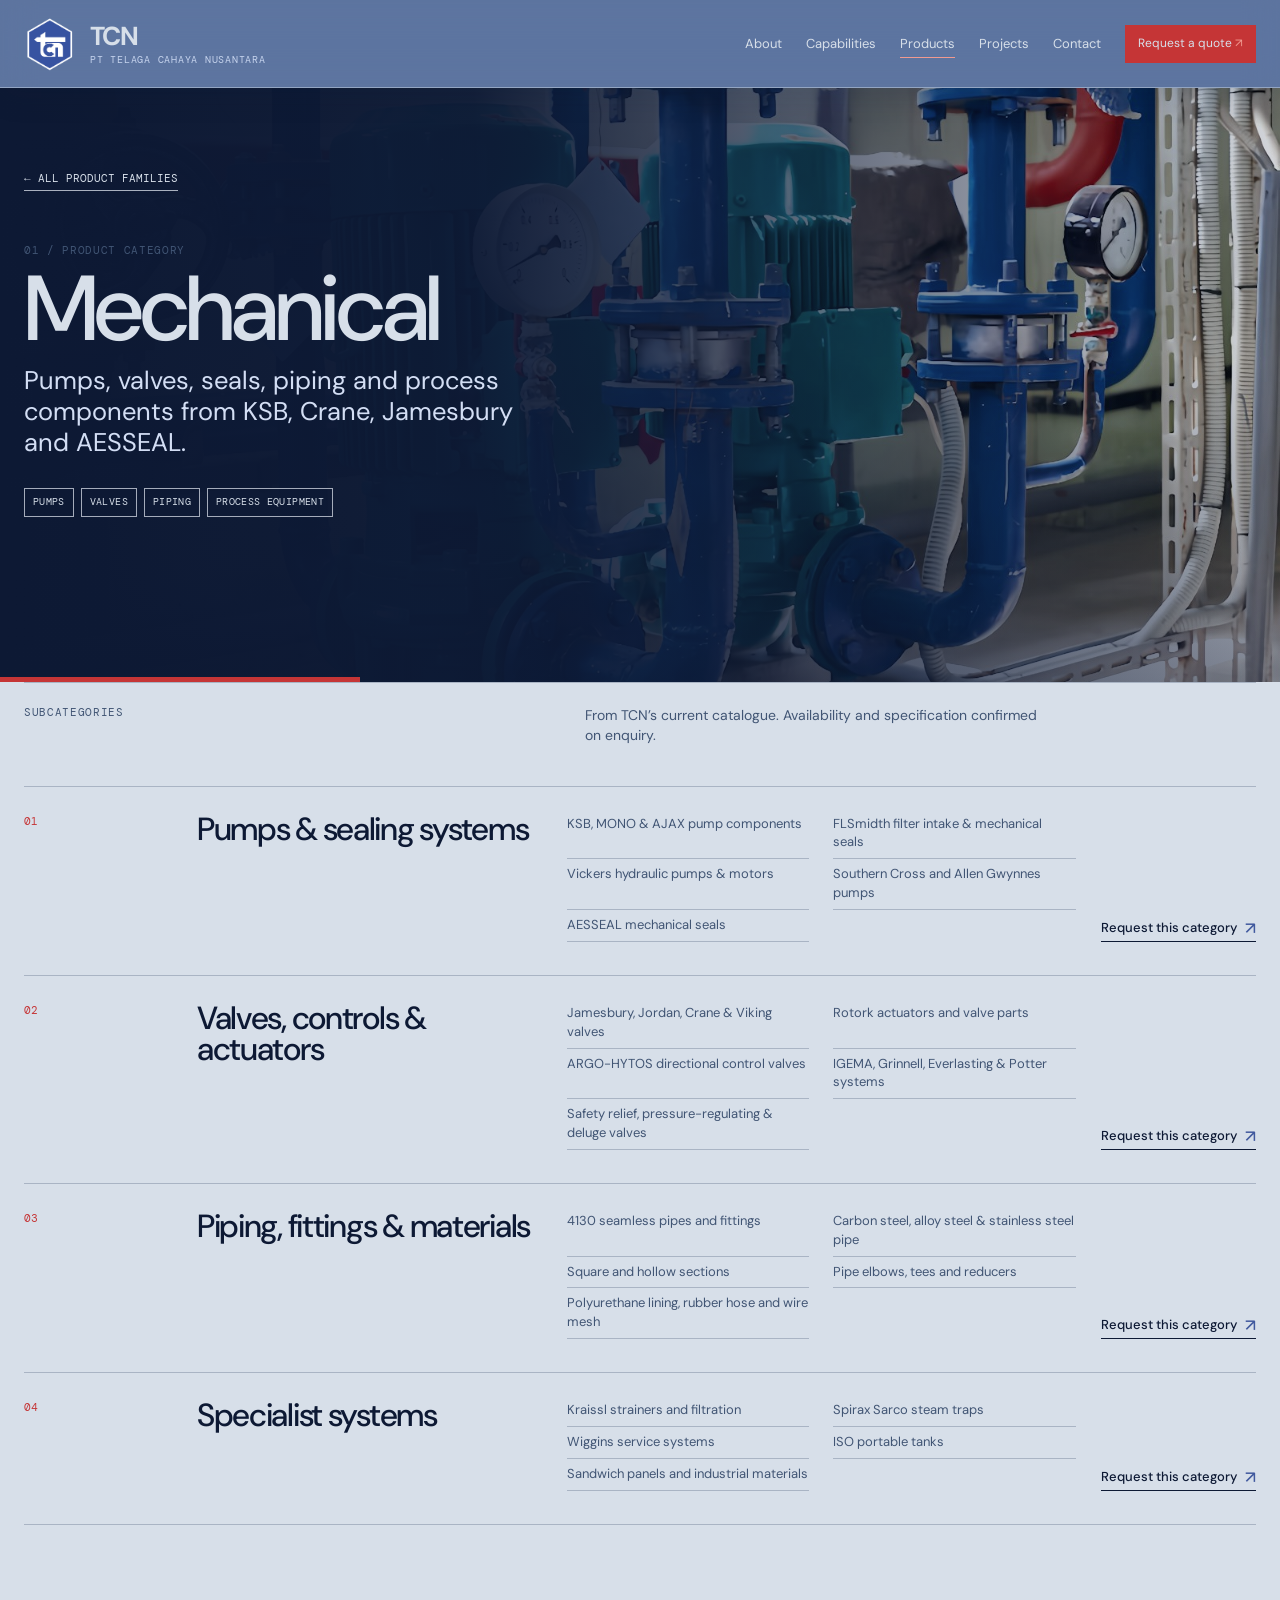
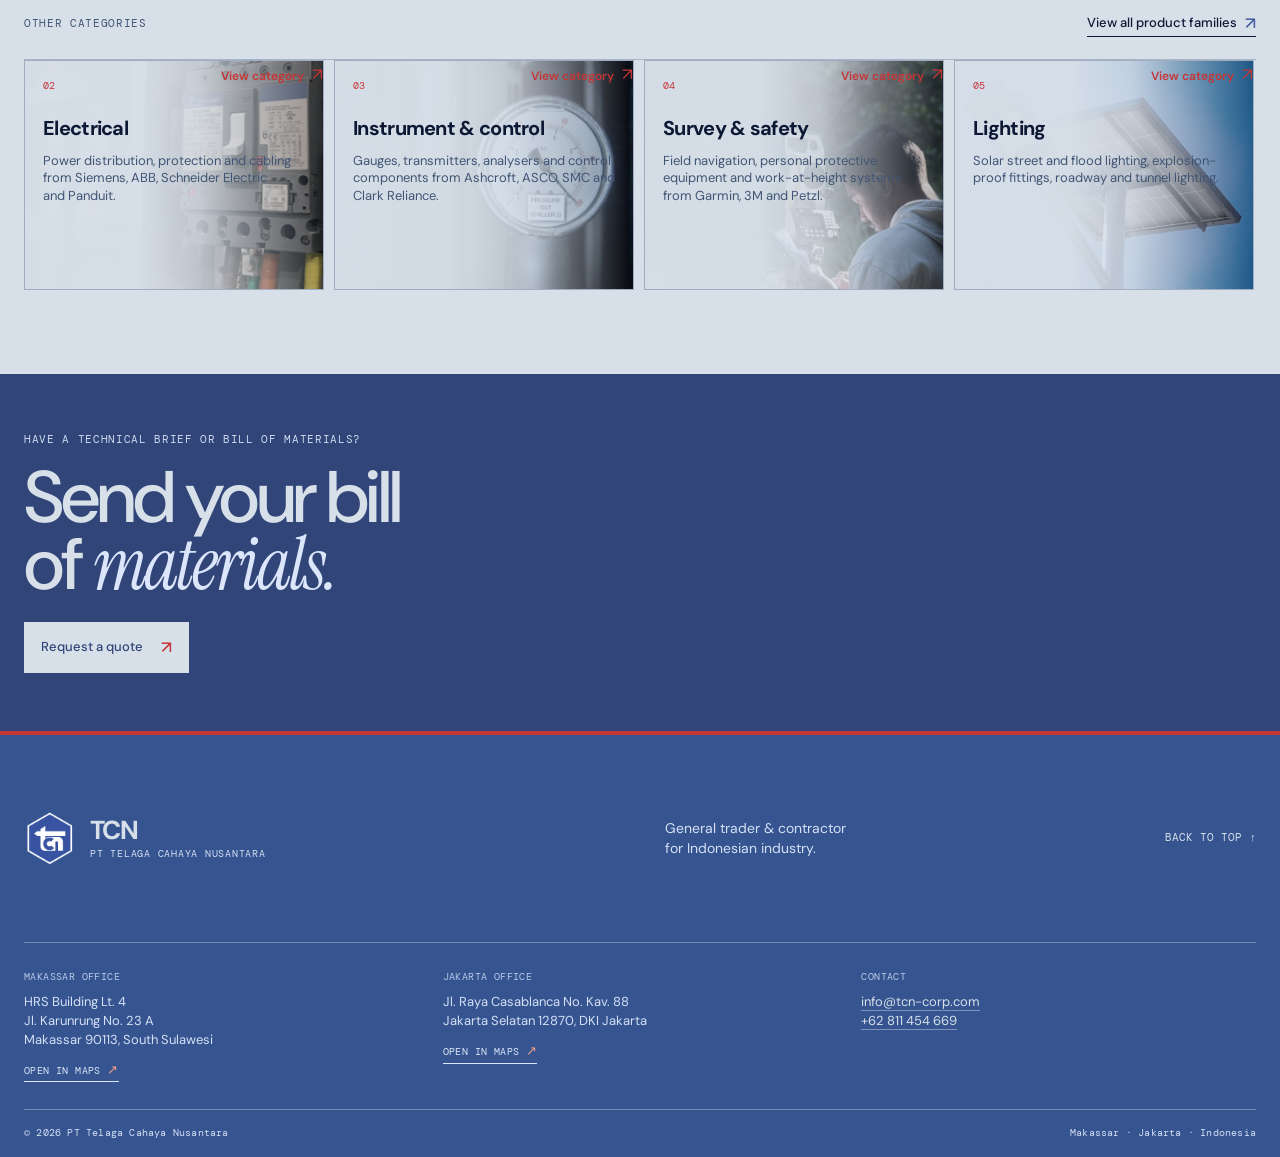
<file: product-category.html>
<!doctype html>
<html lang="en">
  <head>
    <meta charset="UTF-8" /><meta name="viewport" content="width=device-width, initial-scale=1.0" />
    <meta name="description" content="Industrial products supplied by TCN, with the brands and component groups in each category. Offices in Makassar and Jakarta, delivery across Indonesia." />
    <link rel="canonical" href="https://tcn-corp.com/products.html" />
    <meta name="theme-color" content="#13234a" />
    <meta name="author" content="PT Telaga Cahaya Nusantara" />
    <meta property="og:type" content="website" />
    <meta property="og:site_name" content="TCN — PT Telaga Cahaya Nusantara" />
    <meta property="og:locale" content="en_ID" />
    <meta property="og:title" content="Product Category — Industrial Supply | TCN" />
    <meta property="og:description" content="Industrial products supplied by TCN, with the brands and component groups in each category. Offices in Makassar and Jakarta, delivery across Indonesia." />
    <meta property="og:url" content="https://tcn-corp.com/products.html" />
    <meta property="og:image" content="https://tcn-corp.com/assets/og-image.jpg" />
    <meta property="og:image:width" content="1200" />
    <meta property="og:image:height" content="630" />
    <meta property="og:image:alt" content="TCN industrial product category" />
    <meta name="twitter:card" content="summary_large_image" />
    <meta name="twitter:title" content="Product Category — Industrial Supply | TCN" />
    <meta name="twitter:description" content="Industrial products supplied by TCN, with the brands and component groups in each category. Offices in Makassar and Jakarta, delivery across Indonesia." />
    <meta name="twitter:image" content="https://tcn-corp.com/assets/og-image.jpg" /><title>Product Category — Industrial Supply | TCN</title><link rel="icon" type="image/png" href="assets/tcn-logo.png" />
    <link rel="preconnect" href="https://fonts.googleapis.com" /><link rel="preconnect" href="https://fonts.gstatic.com" crossorigin />
    <link href="https://fonts.googleapis.com/css2?family=DM+Mono:wght@400;500&family=DM+Sans:opsz,wght@9..40,400;9..40,500;9..40,600&family=Instrument+Serif:ital@0;1&display=swap" rel="stylesheet" />
    <link rel="stylesheet" href="styles.css?v=20261012-5" />
  </head>
  <body class="subpage-body">
    <a class="skip-link" href="#main">Skip to content</a>
    <header class="site-header" id="top"><a class="brand" href="index.html" aria-label="TCN home"><img class="brand-mark" src="assets/tcn-logo.png" data-asset="logo" alt="" /><span><strong>TCN</strong><small>PT Telaga Cahaya Nusantara</small></span></a><button class="menu-button" type="button" aria-expanded="false" aria-controls="primary-navigation"><span class="menu-label">Menu</span><span class="menu-lines" aria-hidden="true"></span></button><nav id="primary-navigation" class="primary-navigation" aria-label="Primary navigation"><a href="about.html">About</a><a href="index.html#capabilities">Capabilities</a><a href="products.html" aria-current="page">Products</a><a href="projects.html">Projects</a><a href="index.html#contact">Contact</a><a class="nav-cta" href="index.html#contact">Request a quote <span>↗</span></a></nav></header>
    <main id="main"><section class="category-hero section-shell" id="category-hero"></section><section class="category-groups section-shell" id="category-groups"></section><section class="related-categories section-shell"><div class="index-heading"><p class="eyebrow">Other categories</p><a class="text-link" href="products.html#catalogue">View all product families <span>↗</span></a></div><div class="related-grid" id="related-grid"></div></section><section class="enquiry-banner compact"><div class="section-shell"><p class="eyebrow">Have a technical brief or bill of materials?</p><h2>Send your bill<br />of <em>materials.</em></h2><a class="button button-light" href="index.html#contact">Request a quote <span>↗</span></a></div></section></main>
    <footer class="site-footer"><div class="footer-main section-shell"><a class="brand footer-brand" href="index.html"><img class="brand-mark" src="assets/tcn-logo.png" data-asset="logo" alt="" /><span><strong>TCN</strong><small>PT Telaga Cahaya Nusantara</small></span></a><p>General trader & contractor<br />for Indonesian industry.</p><a class="footer-top" href="#top">Back to top ↑</a></div><div class="footer-contact section-shell"><div><span>Makassar office</span><p>HRS Building Lt. 4<br />Jl. Karunrung No. 23 A<br />Makassar 90113, South Sulawesi</p><a class="footer-map-link" href="https://www.google.com/maps/search/?api=1&amp;query=HRS%20Building%20Lt.%204%2C%20Jl.%20Karunrung%20No.%2023%20A%2C%20Makassar%2C%20South%20Sulawesi%2C%20Indonesia" target="_blank" rel="noopener noreferrer">Open in Maps <span aria-hidden="true">↗</span></a></div><div><span>Jakarta office</span><p>Jl. Raya Casablanca No. Kav. 88<br />Jakarta Selatan 12870, DKI Jakarta</p><a class="footer-map-link" href="https://www.google.com/maps/search/?api=1&amp;query=Jl.%20Raya%20Casablanca%20No.%20Kav.%2088%2C%20Jakarta%20Selatan%2C%20DKI%20Jakarta%2C%20Indonesia" target="_blank" rel="noopener noreferrer">Open in Maps <span aria-hidden="true">↗</span></a></div><div><span>Contact</span><p><a href="mailto:info@tcn-corp.com">info@tcn-corp.com</a><br /><a href="tel:+62811454669">+62 811 454 669</a></p></div></div><div class="footer-meta section-shell"><span>© <span id="year"></span> PT Telaga Cahaya Nusantara</span><span>Makassar · Jakarta · Indonesia</span></div></footer>
    <script src="assets/asset-library.js?v=20261012-4"></script><script src="script.js?v=20261012-1"></script><script src="catalogue-data.js?v=20261012-3"></script><script src="catalogue-page.js?v=20261012-3"></script>
    <script src="assets/seo.js?v=20261012-1"></script>
  </body>
</html>
</file>
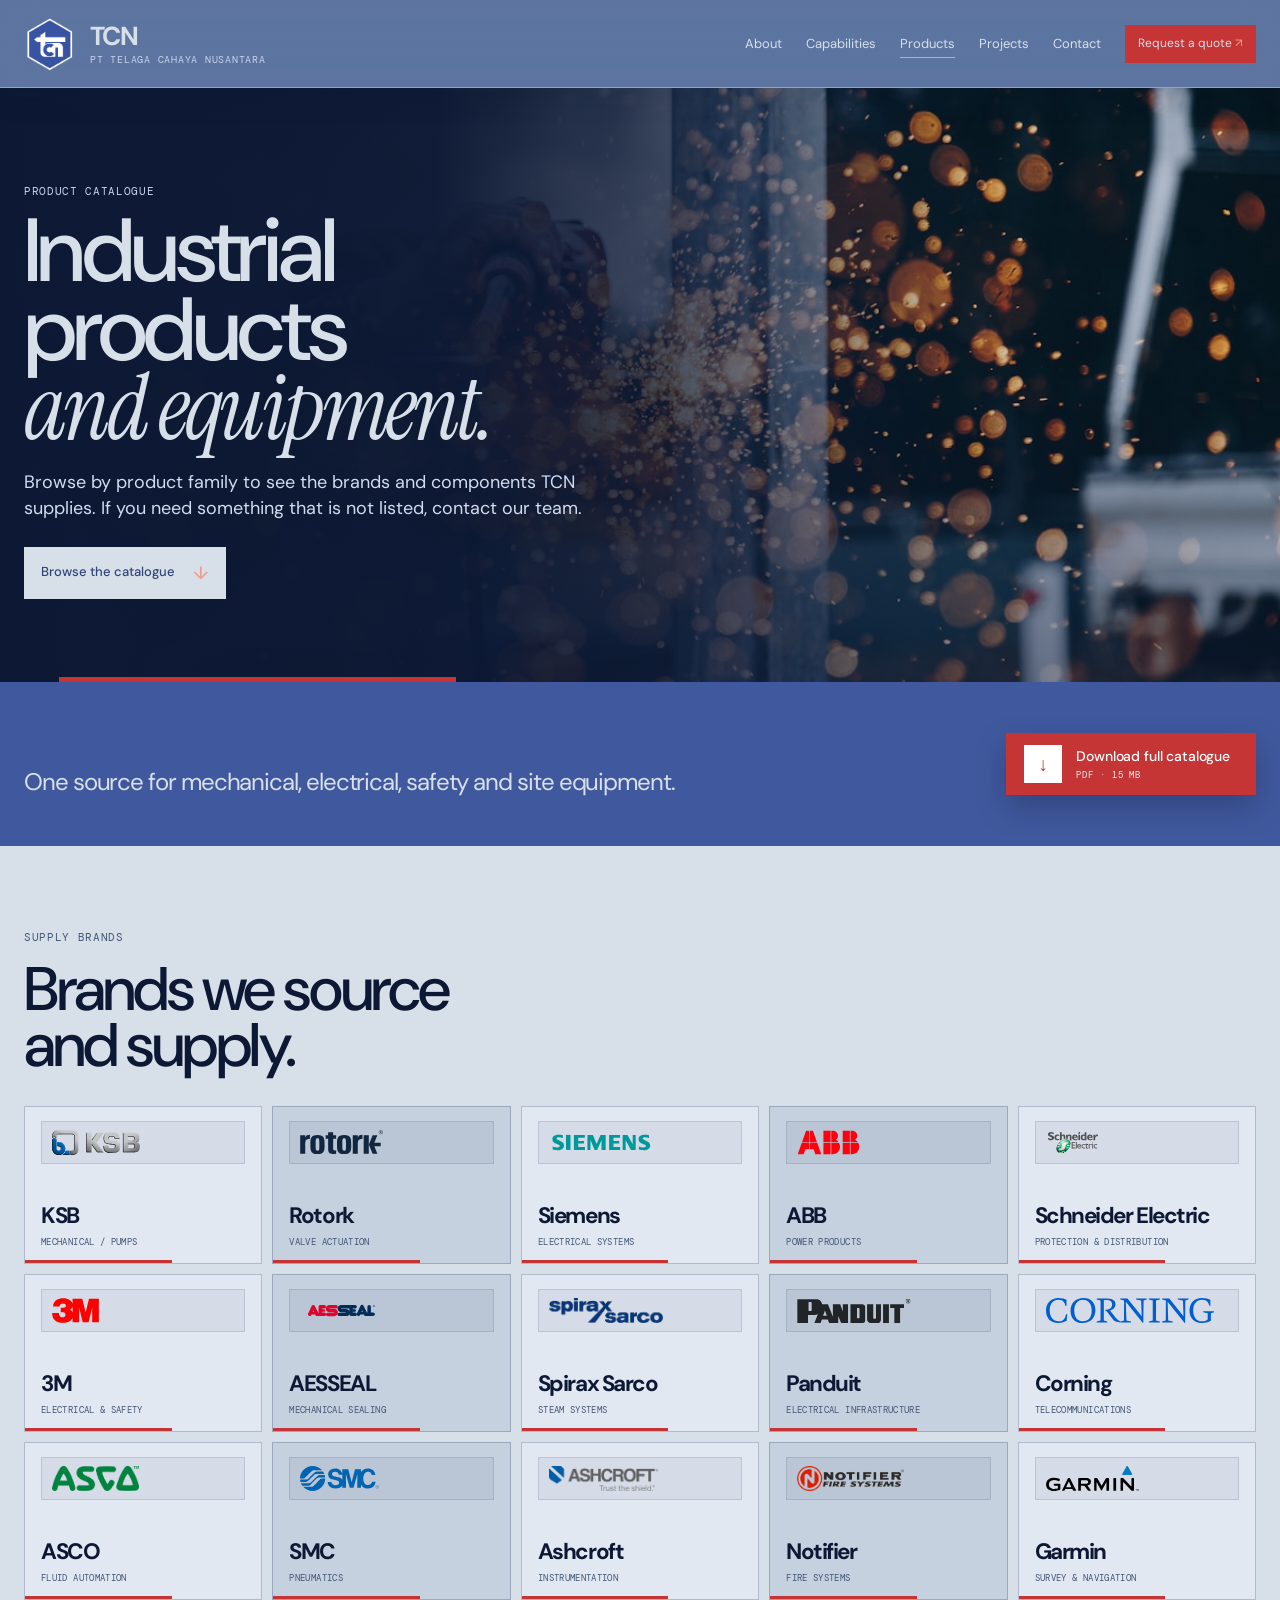
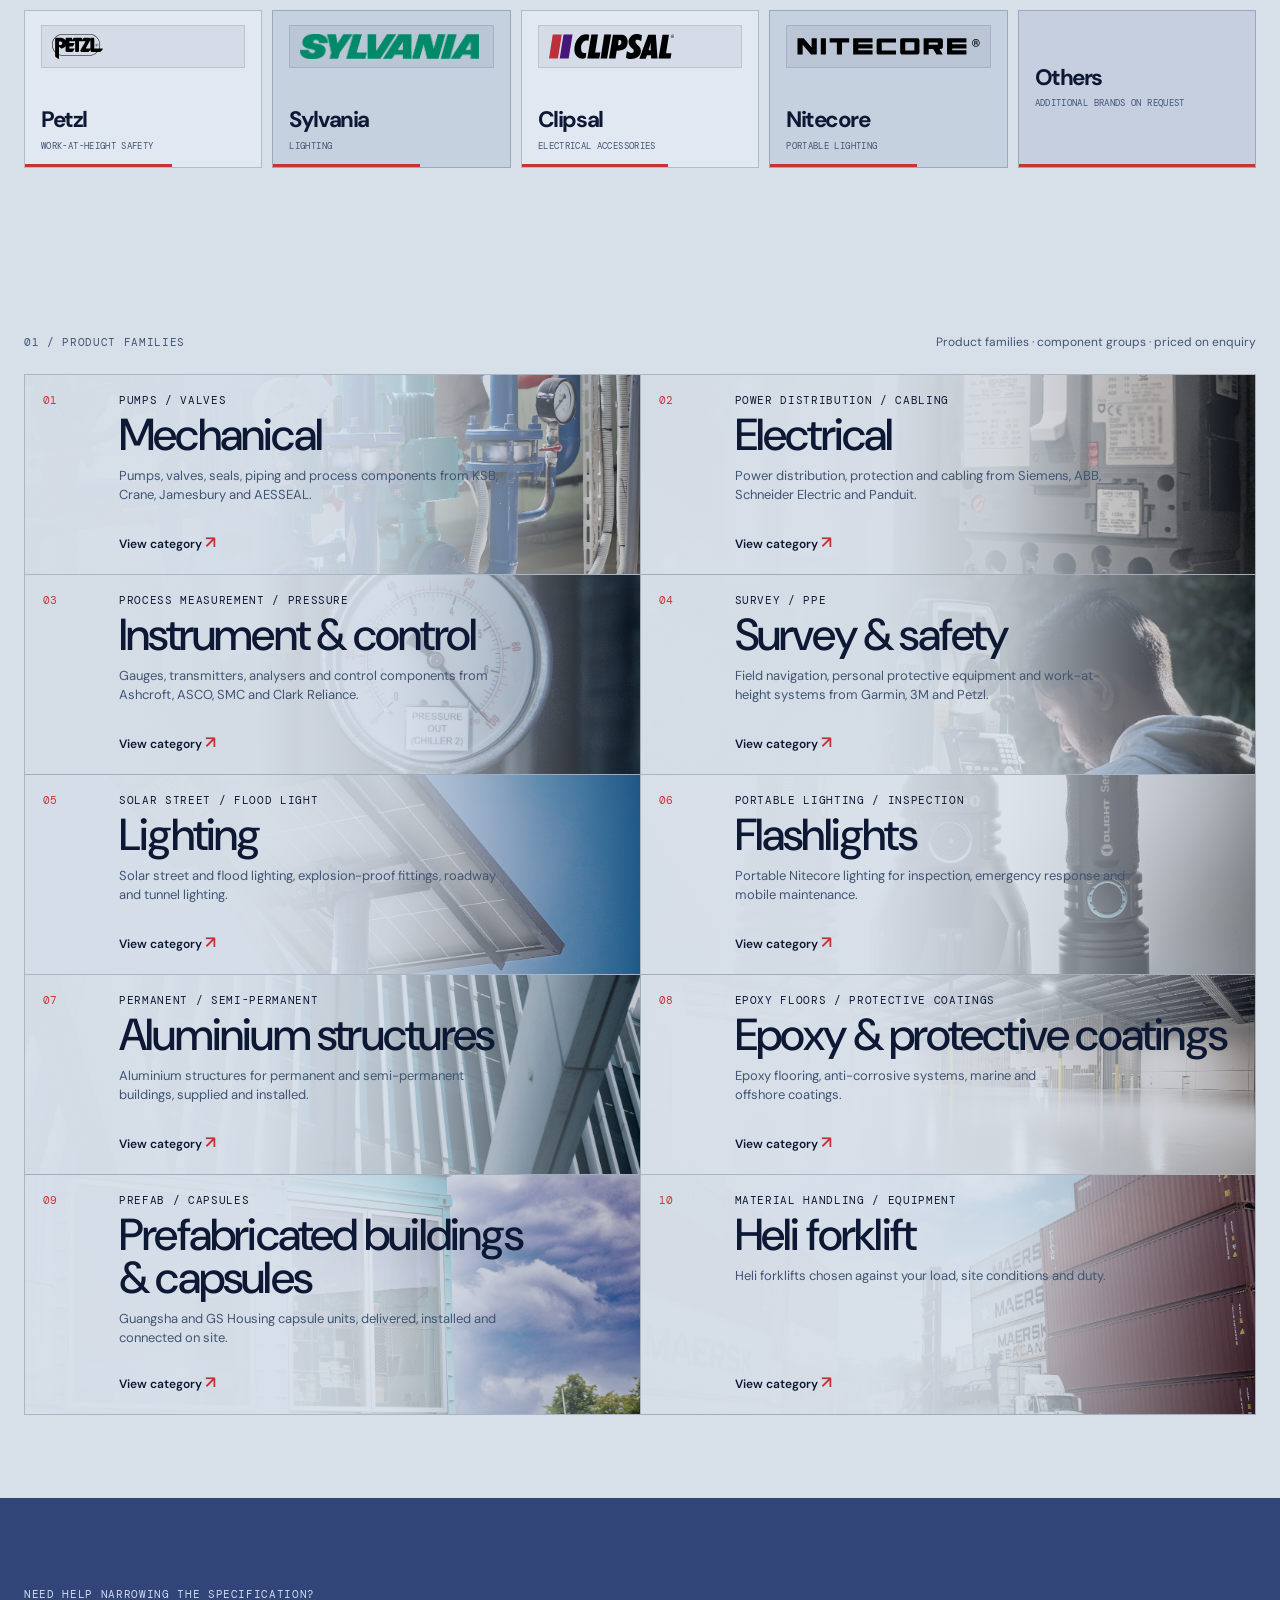
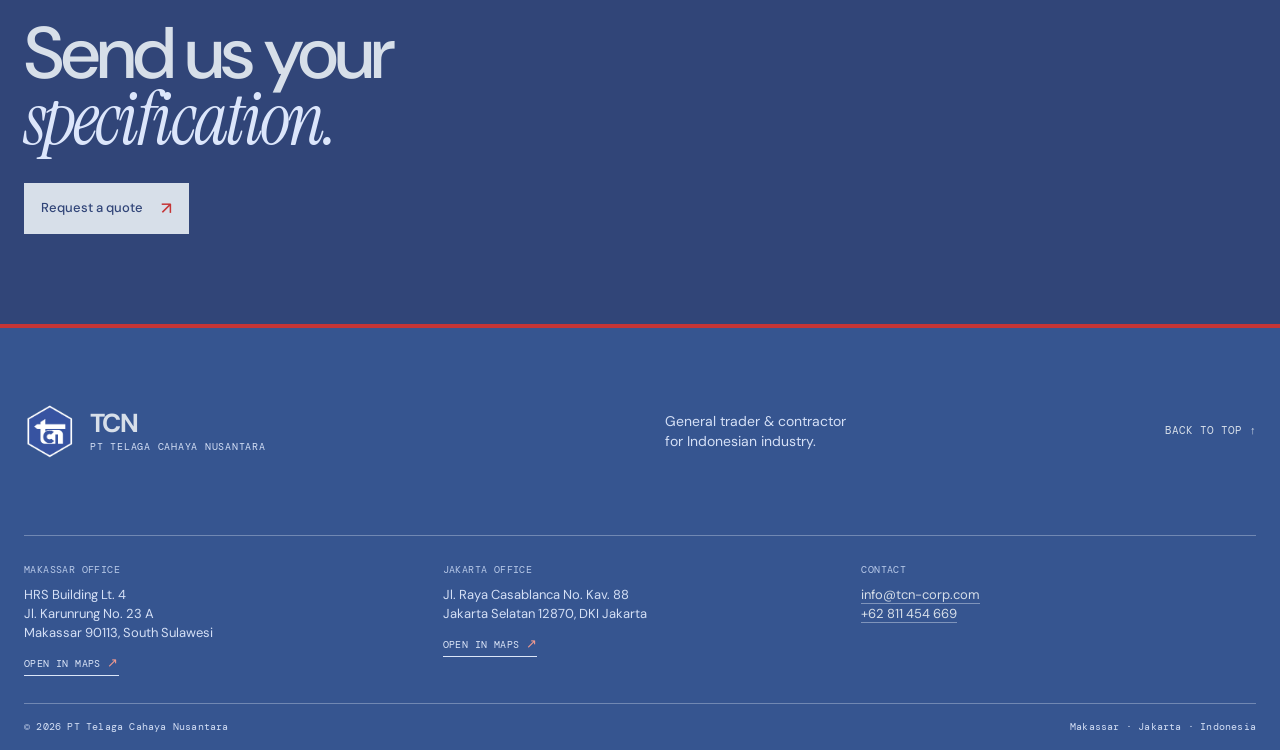
<file: products.html>
<!doctype html>
<html lang="en">
  <head>
    <meta charset="UTF-8" /><meta name="viewport" content="width=device-width, initial-scale=1.0" />
    <meta name="description" content="Industrial products supplied by TCN: mechanical, electrical, instrumentation, survey and safety, lighting, coatings, prefabricated buildings and material handling." />
    <link rel="canonical" href="https://tcn-corp.com/products.html" />
    <meta name="theme-color" content="#13234a" />
    <meta name="author" content="PT Telaga Cahaya Nusantara" />
    <meta property="og:type" content="website" />
    <meta property="og:site_name" content="TCN — PT Telaga Cahaya Nusantara" />
    <meta property="og:locale" content="en_ID" />
    <meta property="og:title" content="Products — Industrial Supply Catalogue | TCN" />
    <meta property="og:description" content="Industrial products supplied by TCN: mechanical, electrical, instrumentation, survey and safety, lighting, coatings, prefabricated buildings and material handling." />
    <meta property="og:url" content="https://tcn-corp.com/products.html" />
    <meta property="og:image" content="https://tcn-corp.com/assets/og-image.jpg" />
    <meta property="og:image:width" content="1200" />
    <meta property="og:image:height" content="630" />
    <meta property="og:image:alt" content="TCN industrial product catalogue" />
    <meta name="twitter:card" content="summary_large_image" />
    <meta name="twitter:title" content="Products — Industrial Supply Catalogue | TCN" />
    <meta name="twitter:description" content="Industrial products supplied by TCN: mechanical, electrical, instrumentation, survey and safety, lighting, coatings, prefabricated buildings and material handling." />
    <meta name="twitter:image" content="https://tcn-corp.com/assets/og-image.jpg" />
    <title>Products — Industrial Supply Catalogue | TCN</title>
    <link rel="icon" type="image/png" href="assets/tcn-logo.png" />
    <link rel="preconnect" href="https://fonts.googleapis.com" /><link rel="preconnect" href="https://fonts.gstatic.com" crossorigin />
    <link href="https://fonts.googleapis.com/css2?family=DM+Mono:wght@400;500&family=DM+Sans:opsz,wght@9..40,400;9..40,500;9..40,600&family=Instrument+Serif:ital@0;1&display=swap" rel="stylesheet" />
    <link rel="stylesheet" href="styles.css?v=20261012-5" />
    <script type="application/ld+json">
    {
      "@context": "https://schema.org",
      "@graph": [
        {
          "@type": "WebPage",
          "@id": "https://tcn-corp.com/products.html#webpage",
          "url": "https://tcn-corp.com/products.html",
          "name": "Products — Industrial Supply Catalogue | TCN",
          "description": "Industrial products supplied by TCN: mechanical, electrical, instrumentation, survey and safety, lighting, coatings, prefabricated buildings and material handling.",
          "isPartOf": {
            "@id": "https://tcn-corp.com/#website"
          },
          "about": {
            "@id": "https://tcn-corp.com/#organization"
          },
          "primaryImageOfPage": "https://tcn-corp.com/assets/og-image.jpg",
          "inLanguage": "en",
          "breadcrumb": {
            "@id": "https://tcn-corp.com/products.html#breadcrumb"
          }
        },
        {
          "@type": "BreadcrumbList",
          "@id": "https://tcn-corp.com/products.html#breadcrumb",
          "itemListElement": [
            {
              "@type": "ListItem",
              "position": 1,
              "name": "Home",
              "item": "https://tcn-corp.com/"
            },
            {
              "@type": "ListItem",
              "position": 2,
              "name": "Products",
              "item": "https://tcn-corp.com/products.html"
            }
          ]
        }
      ]
    }
    </script>
    <script type="application/ld+json">
    {
      "@context": "https://schema.org",
      "@graph": [
        {
          "@type": "ItemList",
          "@id": "https://tcn-corp.com/products.html#product-families",
          "name": "TCN industrial product families",
          "description": "Product families supplied by PT Telaga Cahaya Nusantara across mechanical, electrical, instrumentation, safety, lighting, structures, coatings and equipment.",
          "numberOfItems": 10,
          "itemListElement": [
            {
              "@type": "ListItem",
              "position": 1,
              "name": "Mechanical — industrial supply",
              "description": "Pumps, valves, seals, piping and process components from KSB, Crane, Jamesbury and AESSEAL.",
              "url": "https://tcn-corp.com/product-category.html?category=mechanical"
            },
            {
              "@type": "ListItem",
              "position": 2,
              "name": "Electrical — industrial supply",
              "description": "Power distribution, protection and cabling from Siemens, ABB, Schneider Electric and Panduit.",
              "url": "https://tcn-corp.com/product-category.html?category=electrical"
            },
            {
              "@type": "ListItem",
              "position": 3,
              "name": "Instrument & control — industrial supply",
              "description": "Gauges, transmitters, analysers and control components from Ashcroft, ASCO, SMC and Clark Reliance.",
              "url": "https://tcn-corp.com/product-category.html?category=instrument-control"
            },
            {
              "@type": "ListItem",
              "position": 4,
              "name": "Survey & safety — industrial supply",
              "description": "Field navigation, personal protective equipment and work-at-height systems from Garmin, 3M and Petzl.",
              "url": "https://tcn-corp.com/product-category.html?category=survey-safety"
            },
            {
              "@type": "ListItem",
              "position": 5,
              "name": "Lighting — industrial supply",
              "description": "Solar street and flood lighting, explosion-proof fittings, roadway and tunnel lighting.",
              "url": "https://tcn-corp.com/product-category.html?category=lighting"
            },
            {
              "@type": "ListItem",
              "position": 6,
              "name": "Flashlights — industrial supply",
              "description": "Portable Nitecore lighting for inspection, emergency response and mobile maintenance.",
              "url": "https://tcn-corp.com/product-category.html?category=flashlights"
            },
            {
              "@type": "ListItem",
              "position": 7,
              "name": "Aluminium structures — industrial supply",
              "description": "Aluminium structures for permanent and semi-permanent buildings, supplied and installed.",
              "url": "https://tcn-corp.com/product-category.html?category=aluminium-structures"
            },
            {
              "@type": "ListItem",
              "position": 8,
              "name": "Epoxy & protective coatings — industrial supply",
              "description": "Epoxy flooring, anti-corrosive systems, marine and offshore coatings.",
              "url": "https://tcn-corp.com/product-category.html?category=coatings"
            },
            {
              "@type": "ListItem",
              "position": 9,
              "name": "Prefabricated buildings & capsules — industrial supply",
              "description": "Guangsha and GS Housing capsule units, delivered, installed and connected on site.",
              "url": "https://tcn-corp.com/product-category.html?category=prefab-capsules"
            },
            {
              "@type": "ListItem",
              "position": 10,
              "name": "Heli forklift — industrial supply",
              "description": "Heli forklifts chosen against your load, site conditions and duty.",
              "url": "https://tcn-corp.com/product-category.html?category=forklift"
            }
          ]
        }
      ]
    }
    </script>
  </head>
  <body class="subpage-body">
    <a class="skip-link" href="#main">Skip to content</a>
    <header class="site-header" id="top"><a class="brand" href="index.html" aria-label="TCN home"><img class="brand-mark" src="assets/tcn-logo.png" data-asset="logo" alt="" /><span><strong>TCN</strong><small>PT Telaga Cahaya Nusantara</small></span></a><button class="menu-button" type="button" aria-expanded="false" aria-controls="primary-navigation"><span class="menu-label">Menu</span><span class="menu-lines" aria-hidden="true"></span></button><nav id="primary-navigation" class="primary-navigation" aria-label="Primary navigation"><a href="about.html">About</a><a href="index.html#capabilities">Capabilities</a><a href="products.html" aria-current="page">Products</a><a href="projects.html">Projects</a><a href="index.html#contact">Contact</a><a class="nav-cta" href="index.html#contact">Request a quote <span>↗</span></a></nav></header>
    <main id="main">
      <section class="subpage-hero section-shell" data-asset-bg="productsHero"><p class="eyebrow">Product catalogue</p><h1>Industrial products<br /><em>and equipment.</em></h1><p>Browse by product family to see the brands and components TCN supplies. If you need something that is not listed, contact our team.</p><a class="button button-dark" href="#catalogue">Browse the catalogue <span>↓</span></a></section>
      <section class="catalogue-intro section-shell"><p>One source for mechanical, electrical, safety and site equipment.</p><a class="catalogue-download" href="CATALOGUE-PT.%20TCN.pdf" target="_blank" rel="noreferrer"><span class="catalogue-download-icon" aria-hidden="true">↓</span><span class="catalogue-download-copy"><strong>Download full catalogue</strong><small>PDF · 15 MB</small></span></a></section>
      <section class="supplier-brands section-shell"><div class="section-header narrow"><p class="eyebrow">Supply brands</p><h2>Brands we source<br />and supply.</h2></div><div class="supplier-brand-grid" id="supplier-brand-grid" aria-label="Supply brands"></div></section>
      <section class="product-index section-shell" id="catalogue"><div class="index-heading"><p class="eyebrow">01 / Product families</p><p>Product families · component groups · priced on enquiry</p></div><div class="product-index-grid" id="product-index-grid"></div></section>
      <section class="enquiry-banner"><div class="section-shell"><p class="eyebrow">Need help narrowing the specification?</p><h2>Send us your<br /><em>specification.</em></h2><a class="button button-light" href="index.html#contact">Request a quote <span>↗</span></a></div></section>
    </main>
    <footer class="site-footer"><div class="footer-main section-shell"><a class="brand footer-brand" href="index.html"><img class="brand-mark" src="assets/tcn-logo.png" data-asset="logo" alt="" /><span><strong>TCN</strong><small>PT Telaga Cahaya Nusantara</small></span></a><p>General trader & contractor<br />for Indonesian industry.</p><a class="footer-top" href="#top">Back to top ↑</a></div><div class="footer-contact section-shell"><div><span>Makassar office</span><p>HRS Building Lt. 4<br />Jl. Karunrung No. 23 A<br />Makassar 90113, South Sulawesi</p><a class="footer-map-link" href="https://www.google.com/maps/search/?api=1&amp;query=HRS%20Building%20Lt.%204%2C%20Jl.%20Karunrung%20No.%2023%20A%2C%20Makassar%2C%20South%20Sulawesi%2C%20Indonesia" target="_blank" rel="noopener noreferrer">Open in Maps <span aria-hidden="true">↗</span></a></div><div><span>Jakarta office</span><p>Jl. Raya Casablanca No. Kav. 88<br />Jakarta Selatan 12870, DKI Jakarta</p><a class="footer-map-link" href="https://www.google.com/maps/search/?api=1&amp;query=Jl.%20Raya%20Casablanca%20No.%20Kav.%2088%2C%20Jakarta%20Selatan%2C%20DKI%20Jakarta%2C%20Indonesia" target="_blank" rel="noopener noreferrer">Open in Maps <span aria-hidden="true">↗</span></a></div><div><span>Contact</span><p><a href="mailto:info@tcn-corp.com">info@tcn-corp.com</a><br /><a href="tel:+62811454669">+62 811 454 669</a></p></div></div><div class="footer-meta section-shell"><span>© <span id="year"></span> PT Telaga Cahaya Nusantara</span><span>Makassar · Jakarta · Indonesia</span></div></footer>
    <script src="assets/asset-library.js?v=20261012-4"></script><script src="script.js?v=20261012-1"></script><script src="catalogue-data.js?v=20261012-3"></script><script src="catalogue-page.js?v=20261012-3"></script>
  </body>
</html>
</file>
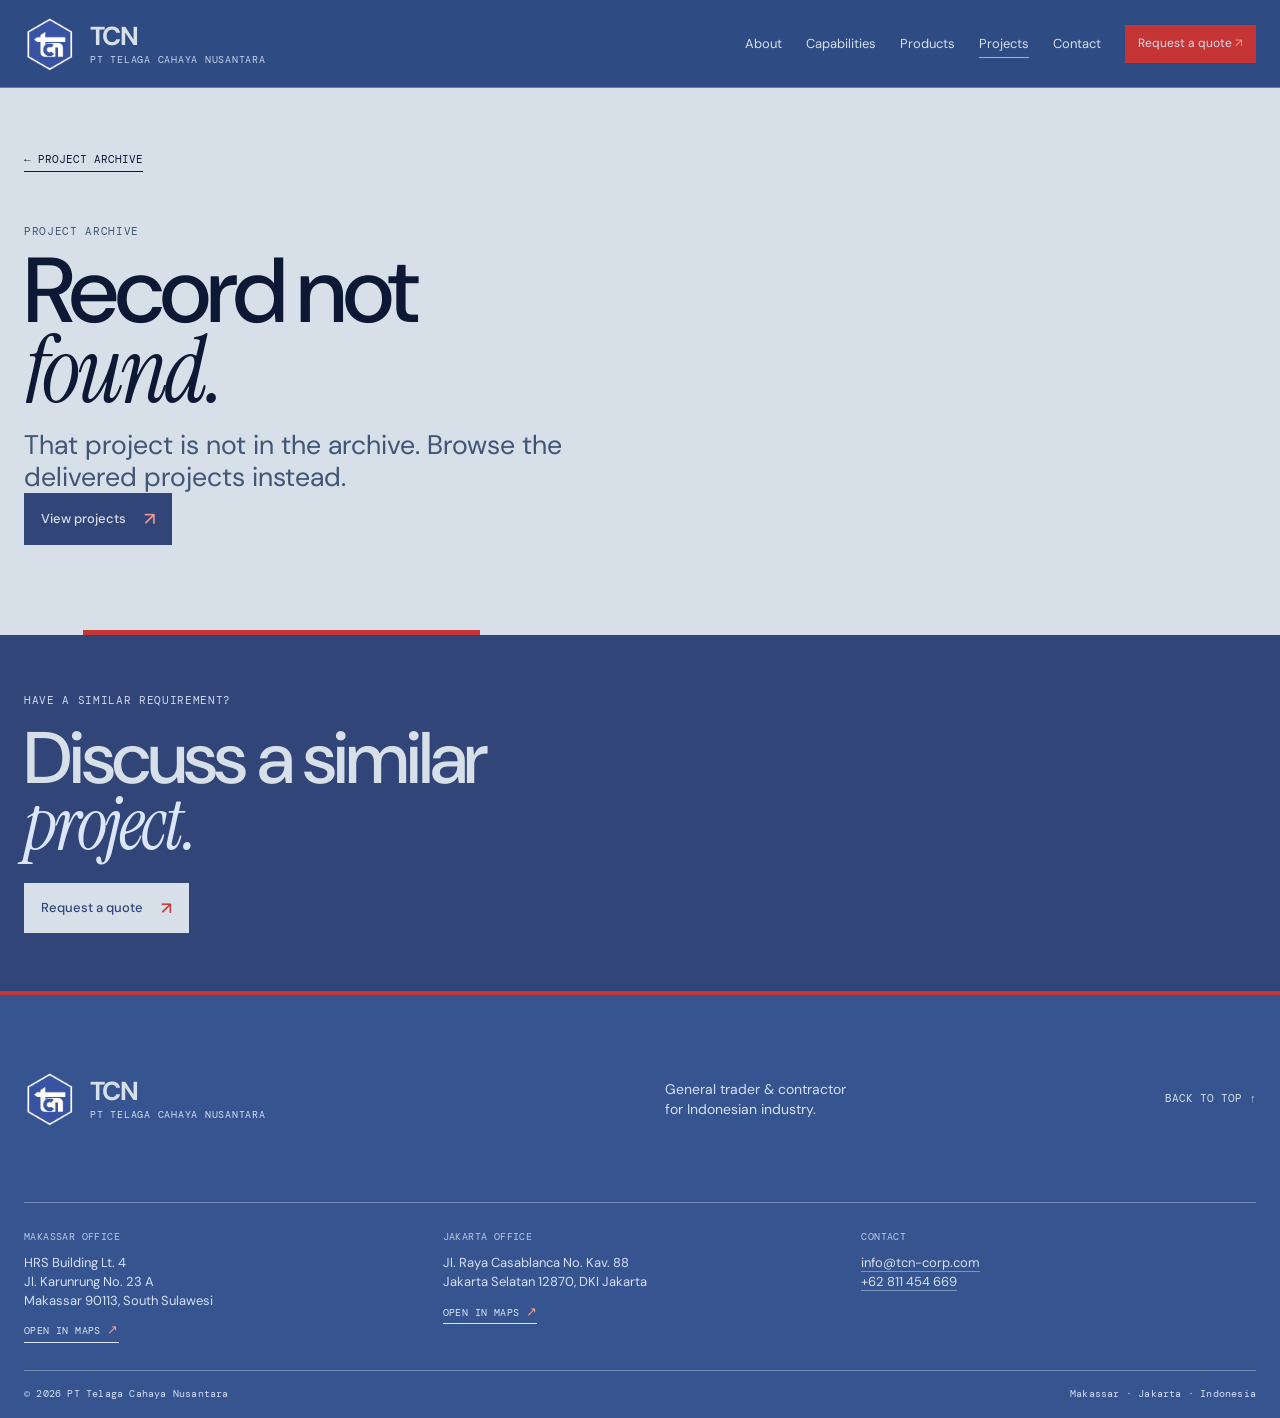
<file: project.html>
<!doctype html>
<html lang="en"><head><meta charset="UTF-8" /><meta name="viewport" content="width=device-width, initial-scale=1.0" /><meta name="description" content="A completed TCN construction or installation project in Indonesia, documented from our completion report for the job." />
    <link rel="canonical" href="https://tcn-corp.com/projects.html" />
    <meta name="theme-color" content="#13234a" />
    <meta name="author" content="PT Telaga Cahaya Nusantara" />
    <meta property="og:type" content="article" />
    <meta property="og:site_name" content="TCN — PT Telaga Cahaya Nusantara" />
    <meta property="og:locale" content="en_ID" />
    <meta property="og:title" content="Project Record — Construction & Installation | TCN" />
    <meta property="og:description" content="A completed TCN construction or installation project in Indonesia, documented from our completion report for the job." />
    <meta property="og:url" content="https://tcn-corp.com/projects.html" />
    <meta property="og:image" content="https://tcn-corp.com/assets/og-image.jpg" />
    <meta property="og:image:width" content="1200" />
    <meta property="og:image:height" content="630" />
    <meta property="og:image:alt" content="TCN completed project record" />
    <meta name="twitter:card" content="summary_large_image" />
    <meta name="twitter:title" content="Project Record — Construction & Installation | TCN" />
    <meta name="twitter:description" content="A completed TCN construction or installation project in Indonesia, documented from our completion report for the job." />
    <meta name="twitter:image" content="https://tcn-corp.com/assets/og-image.jpg" /><title>Project Record — Construction & Installation | TCN</title><link rel="icon" type="image/png" href="assets/tcn-logo.png" /><link rel="preconnect" href="https://fonts.googleapis.com" /><link rel="preconnect" href="https://fonts.gstatic.com" crossorigin /><link href="https://fonts.googleapis.com/css2?family=DM+Mono:wght@400;500&family=DM+Sans:opsz,wght@9..40,400;9..40,500;9..40,600&family=Instrument+Serif:ital@0;1&display=swap" rel="stylesheet" /><link rel="stylesheet" href="styles.css?v=20261012-5" /></head>
  <body class="subpage-body"><a class="skip-link" href="#main">Skip to content</a><header class="site-header" id="top"><a class="brand" href="index.html" aria-label="TCN home"><img class="brand-mark" src="assets/tcn-logo.png" data-asset="logo" alt="" /><span><strong>TCN</strong><small>PT Telaga Cahaya Nusantara</small></span></a><button class="menu-button" type="button" aria-expanded="false" aria-controls="primary-navigation"><span class="menu-label">Menu</span><span class="menu-lines" aria-hidden="true"></span></button><nav id="primary-navigation" class="primary-navigation" aria-label="Primary navigation"><a href="about.html">About</a><a href="index.html#capabilities">Capabilities</a><a href="products.html">Products</a><a href="projects.html" aria-current="page">Projects</a><a href="index.html#contact">Contact</a><a class="nav-cta" href="index.html#contact">Request a quote <span>↗</span></a></nav></header><main id="main"><section class="project-dossier section-shell" id="project-dossier"></section><section class="enquiry-banner compact"><div class="section-shell"><p class="eyebrow">Have a similar requirement?</p><h2>Discuss a similar<br /><em>project.</em></h2><a class="button button-light" href="index.html#contact">Request a quote <span>↗</span></a></div></section></main><footer class="site-footer"><div class="footer-main section-shell"><a class="brand footer-brand" href="index.html"><img class="brand-mark" src="assets/tcn-logo.png" data-asset="logo" alt="" /><span><strong>TCN</strong><small>PT Telaga Cahaya Nusantara</small></span></a><p>General trader & contractor<br />for Indonesian industry.</p><a class="footer-top" href="#top">Back to top ↑</a></div><div class="footer-contact section-shell"><div><span>Makassar office</span><p>HRS Building Lt. 4<br />Jl. Karunrung No. 23 A<br />Makassar 90113, South Sulawesi</p><a class="footer-map-link" href="https://www.google.com/maps/search/?api=1&amp;query=HRS%20Building%20Lt.%204%2C%20Jl.%20Karunrung%20No.%2023%20A%2C%20Makassar%2C%20South%20Sulawesi%2C%20Indonesia" target="_blank" rel="noopener noreferrer">Open in Maps <span aria-hidden="true">↗</span></a></div><div><span>Jakarta office</span><p>Jl. Raya Casablanca No. Kav. 88<br />Jakarta Selatan 12870, DKI Jakarta</p><a class="footer-map-link" href="https://www.google.com/maps/search/?api=1&amp;query=Jl.%20Raya%20Casablanca%20No.%20Kav.%2088%2C%20Jakarta%20Selatan%2C%20DKI%20Jakarta%2C%20Indonesia" target="_blank" rel="noopener noreferrer">Open in Maps <span aria-hidden="true">↗</span></a></div><div><span>Contact</span><p><a href="mailto:info@tcn-corp.com">info@tcn-corp.com</a><br /><a href="tel:+62811454669">+62 811 454 669</a></p></div></div><div class="footer-meta section-shell"><span>© <span id="year"></span> PT Telaga Cahaya Nusantara</span><span>Makassar · Jakarta · Indonesia</span></div></footer><script src="assets/asset-library.js?v=20261012-4"></script><script src="assets/projects-data.js?v=20261012-1"></script><script src="script.js?v=20261012-1"></script><script src="project-page.js?v=20261012-3"></script>
    <script src="assets/seo.js?v=20261012-1"></script></body>
</html>
</file>
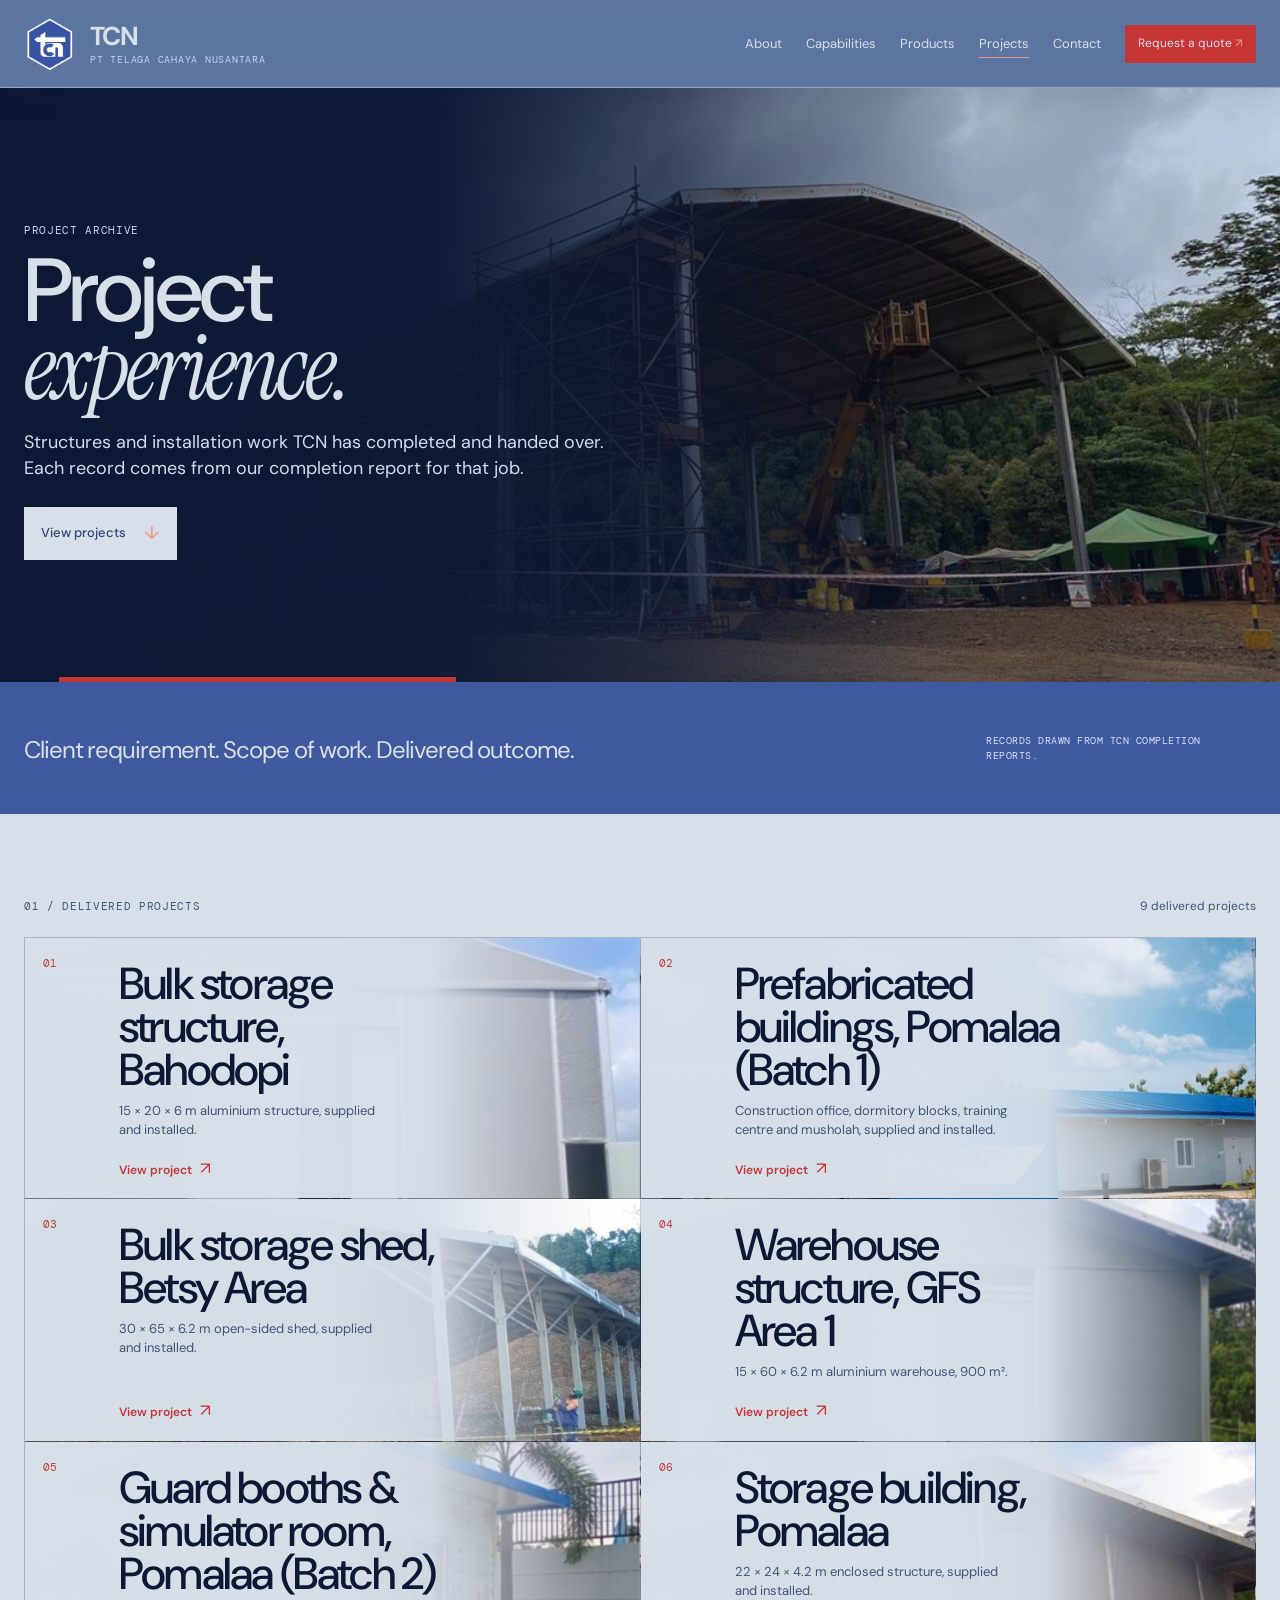
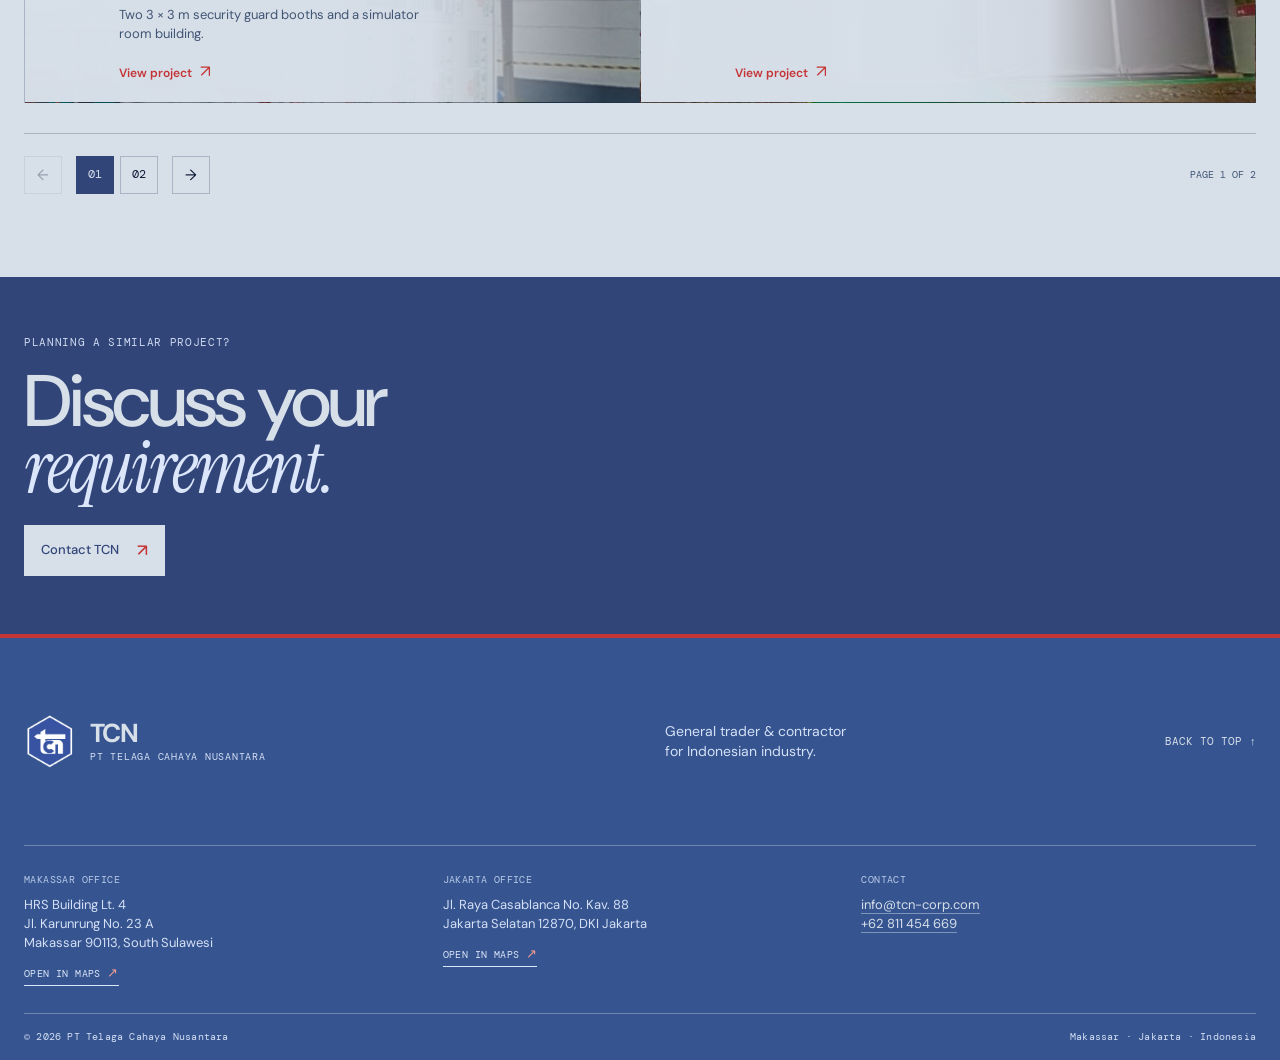
<file: projects.html>
<!doctype html>
<html lang="en">
  <head>
    <meta charset="UTF-8" />
    <meta name="viewport" content="width=device-width, initial-scale=1.0" />
    <meta name="description" content="Delivered TCN construction and installation projects across Indonesia, including aluminium structures and warehouses for PT Vale Indonesia. Documented from completion reports." />
    <link rel="canonical" href="https://tcn-corp.com/projects.html" />
    <meta name="theme-color" content="#13234a" />
    <meta name="author" content="PT Telaga Cahaya Nusantara" />
    <meta property="og:type" content="website" />
    <meta property="og:site_name" content="TCN — PT Telaga Cahaya Nusantara" />
    <meta property="og:locale" content="en_ID" />
    <meta property="og:title" content="Projects — Construction & Installation in Indonesia | TCN" />
    <meta property="og:description" content="Delivered TCN construction and installation projects across Indonesia, including aluminium structures and warehouses for PT Vale Indonesia. Documented from completion reports." />
    <meta property="og:url" content="https://tcn-corp.com/projects.html" />
    <meta property="og:image" content="https://tcn-corp.com/assets/og-image.jpg" />
    <meta property="og:image:width" content="1200" />
    <meta property="og:image:height" content="630" />
    <meta property="og:image:alt" content="TCN delivered construction projects in Indonesia" />
    <meta name="twitter:card" content="summary_large_image" />
    <meta name="twitter:title" content="Projects — Construction & Installation in Indonesia | TCN" />
    <meta name="twitter:description" content="Delivered TCN construction and installation projects across Indonesia, including aluminium structures and warehouses for PT Vale Indonesia. Documented from completion reports." />
    <meta name="twitter:image" content="https://tcn-corp.com/assets/og-image.jpg" />
    <title>Projects — Construction & Installation in Indonesia | TCN</title>
    <link rel="icon" type="image/png" href="assets/tcn-logo.png" />
    <link rel="preconnect" href="https://fonts.googleapis.com" />
    <link rel="preconnect" href="https://fonts.gstatic.com" crossorigin />
    <link href="https://fonts.googleapis.com/css2?family=DM+Mono:wght@400;500&family=DM+Sans:opsz,wght@9..40,400;9..40,500;9..40,600&family=Instrument+Serif:ital@0;1&display=swap" rel="stylesheet" />
    <link rel="stylesheet" href="styles.css?v=20261012-5" />
    <script type="application/ld+json">
    {
      "@context": "https://schema.org",
      "@graph": [
        {
          "@type": "WebPage",
          "@id": "https://tcn-corp.com/projects.html#webpage",
          "url": "https://tcn-corp.com/projects.html",
          "name": "Projects — Construction & Installation in Indonesia | TCN",
          "description": "Delivered TCN construction and installation projects across Indonesia, including aluminium structures and warehouses for PT Vale Indonesia.",
          "isPartOf": {
            "@id": "https://tcn-corp.com/#website"
          },
          "about": {
            "@id": "https://tcn-corp.com/#organization"
          },
          "primaryImageOfPage": "https://tcn-corp.com/assets/og-image.jpg",
          "inLanguage": "en",
          "breadcrumb": {
            "@id": "https://tcn-corp.com/projects.html#breadcrumb"
          }
        },
        {
          "@type": "BreadcrumbList",
          "@id": "https://tcn-corp.com/projects.html#breadcrumb",
          "itemListElement": [
            {
              "@type": "ListItem",
              "position": 1,
              "name": "Home",
              "item": "https://tcn-corp.com/"
            },
            {
              "@type": "ListItem",
              "position": 2,
              "name": "Projects",
              "item": "https://tcn-corp.com/projects.html"
            }
          ]
        }
      ]
    }
    </script>
  </head>
  <body class="subpage-body">
    <a class="skip-link" href="#main">Skip to content</a>
    <header class="site-header" id="top">
      <a class="brand" href="index.html" aria-label="TCN home"><img class="brand-mark" src="assets/tcn-logo.png" data-asset="logo" alt="" /><span><strong>TCN</strong><small>PT Telaga Cahaya Nusantara</small></span></a>
      <button class="menu-button" type="button" aria-expanded="false" aria-controls="primary-navigation"><span class="menu-label">Menu</span><span class="menu-lines" aria-hidden="true"></span></button>
      <nav id="primary-navigation" class="primary-navigation" aria-label="Primary navigation"><a href="about.html">About</a><a href="index.html#capabilities">Capabilities</a><a href="products.html">Products</a><a href="projects.html" aria-current="page">Projects</a><a href="index.html#contact">Contact</a><a class="nav-cta" href="index.html#contact">Request a quote <span>↗</span></a></nav>
    </header>
    <main id="main">
      <section class="subpage-hero section-shell projects-hero" data-asset-bg="projectsHero"><p class="eyebrow">Project archive</p><h1>Project<br /><em>experience.</em></h1><p>Structures and installation work TCN has completed and handed over. Each record comes from our completion report for that job.</p><a class="button button-dark" href="#project-archive">View projects <span>↓</span></a></section>
      <section class="project-ethos"><div class="section-shell"><p>Client requirement. Scope of work. Delivered outcome.</p><span>Records drawn from TCN completion reports.</span></div></section>
      <section class="project-archive section-shell" id="project-archive">
        <div class="index-heading"><p class="eyebrow">01 / Delivered projects</p><p id="project-count"></p></div>
        <div class="project-format-grid" id="project-grid"></div>
        <nav class="project-pagination" id="project-pagination" aria-label="Project archive pages"></nav>
      </section>
      <section class="enquiry-banner compact"><div class="section-shell"><p class="eyebrow">Planning a similar project?</p><h2>Discuss your<br /><em>requirement.</em></h2><a class="button button-light" href="index.html#contact">Contact TCN <span>↗</span></a></div></section>
    </main>
    <footer class="site-footer"><div class="footer-main section-shell"><a class="brand footer-brand" href="index.html"><img class="brand-mark" src="assets/tcn-logo.png" data-asset="logo" alt="" /><span><strong>TCN</strong><small>PT Telaga Cahaya Nusantara</small></span></a><p>General trader & contractor<br />for Indonesian industry.</p><a class="footer-top" href="#top">Back to top ↑</a></div><div class="footer-contact section-shell"><div><span>Makassar office</span><p>HRS Building Lt. 4<br />Jl. Karunrung No. 23 A<br />Makassar 90113, South Sulawesi</p><a class="footer-map-link" href="https://www.google.com/maps/search/?api=1&amp;query=HRS%20Building%20Lt.%204%2C%20Jl.%20Karunrung%20No.%2023%20A%2C%20Makassar%2C%20South%20Sulawesi%2C%20Indonesia" target="_blank" rel="noopener noreferrer">Open in Maps <span aria-hidden="true">↗</span></a></div><div><span>Jakarta office</span><p>Jl. Raya Casablanca No. Kav. 88<br />Jakarta Selatan 12870, DKI Jakarta</p><a class="footer-map-link" href="https://www.google.com/maps/search/?api=1&amp;query=Jl.%20Raya%20Casablanca%20No.%20Kav.%2088%2C%20Jakarta%20Selatan%2C%20DKI%20Jakarta%2C%20Indonesia" target="_blank" rel="noopener noreferrer">Open in Maps <span aria-hidden="true">↗</span></a></div><div><span>Contact</span><p><a href="mailto:info@tcn-corp.com">info@tcn-corp.com</a><br /><a href="tel:+62811454669">+62 811 454 669</a></p></div></div><div class="footer-meta section-shell"><span>© <span id="year"></span> PT Telaga Cahaya Nusantara</span><span>Makassar · Jakarta · Indonesia</span></div></footer>
    <script src="assets/asset-library.js?v=20261012-4"></script><script src="assets/projects-data.js?v=20261012-2"></script><script src="assets/projects-archive.js?v=20261012-1"></script><script src="script.js?v=20261012-1"></script>
  </body>
</html>
</file>
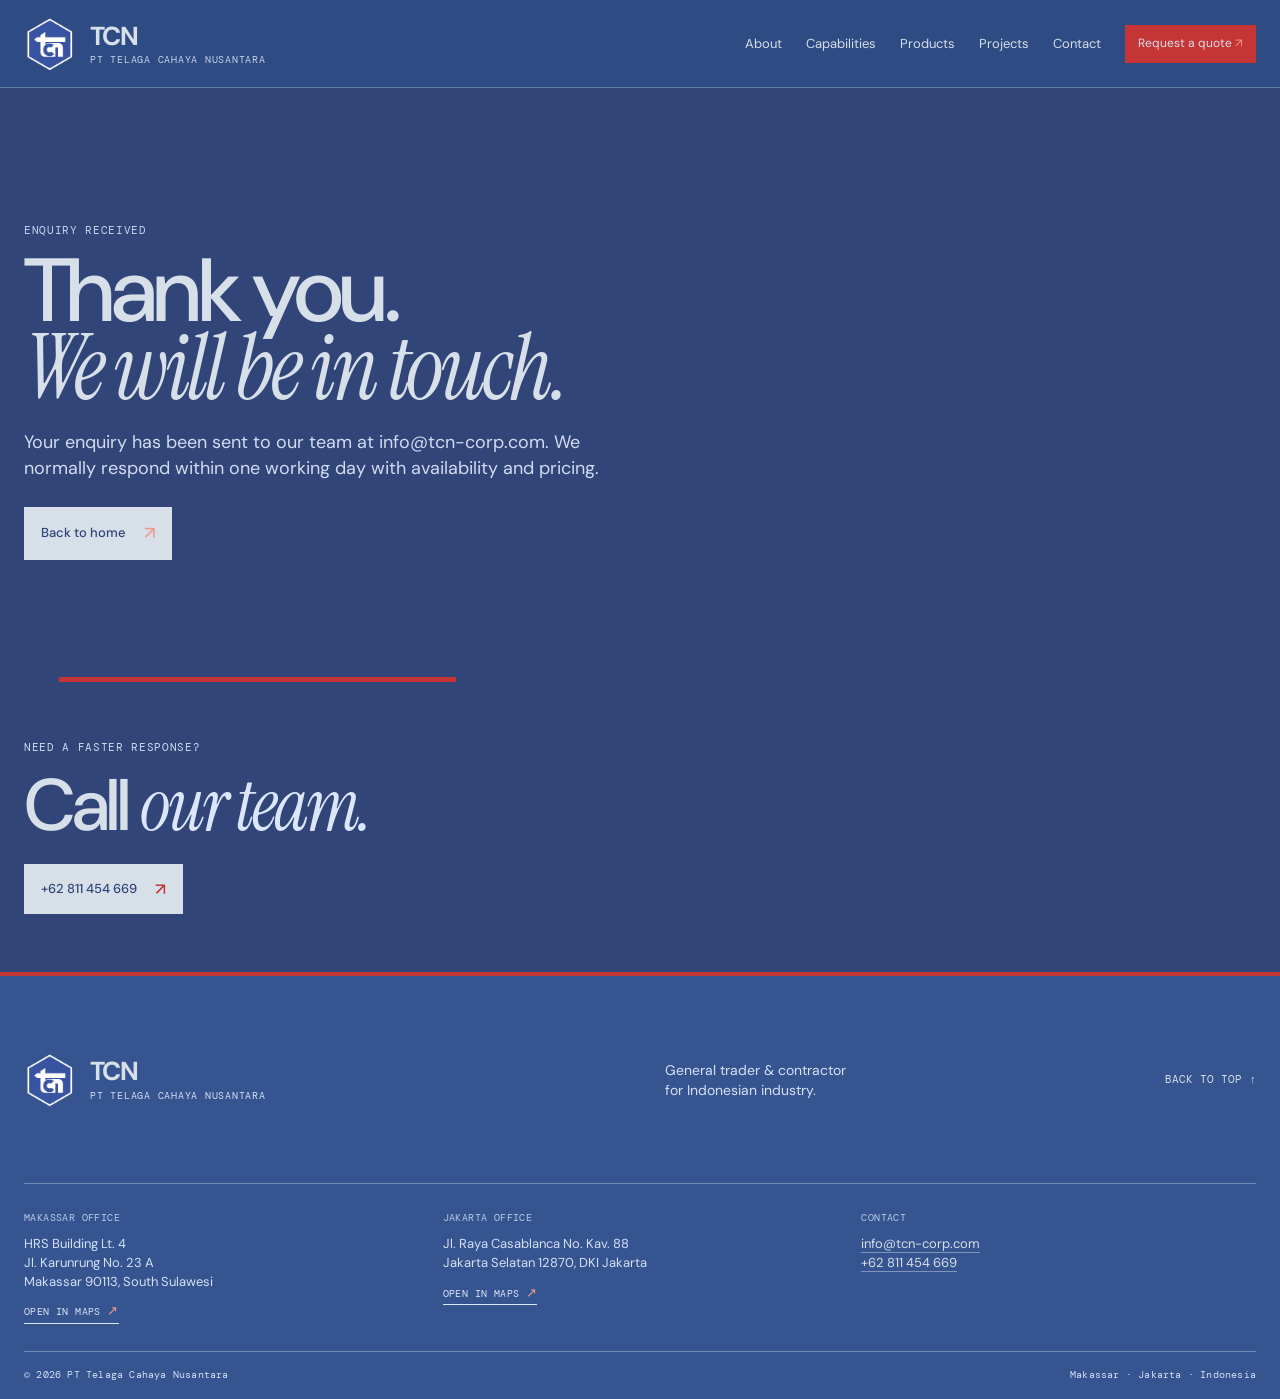
<file: thank-you.html>
<!doctype html>
<html lang="en">
  <head>
    <meta charset="UTF-8" />
    <meta name="viewport" content="width=device-width, initial-scale=1.0" />
    <meta name="description" content="Thank you for contacting PT Telaga Cahaya Nusantara. Our team will respond to your enquiry shortly." />
    <meta name="robots" content="noindex, follow" />
    <title>Thank you • TCN - PT. Telaga Cahaya Nusantara</title>
    <link rel="icon" type="image/png" href="assets/tcn-logo.png" />
    <link rel="preconnect" href="https://fonts.googleapis.com" />
    <link rel="preconnect" href="https://fonts.gstatic.com" crossorigin />
    <link href="https://fonts.googleapis.com/css2?family=DM+Mono:wght@400;500&family=DM+Sans:opsz,wght@9..40,400;9..40,500;9..40,600&family=Instrument+Serif:ital@0;1&display=swap" rel="stylesheet" />
    <link rel="stylesheet" href="styles.css?v=20261012-5" />
  </head>
  <body class="subpage-body">
    <a class="skip-link" href="#main">Skip to content</a>
    <header class="site-header" id="top">
      <a class="brand" href="index.html" aria-label="TCN home"><img class="brand-mark" src="assets/tcn-logo.png" data-asset="logo" alt="" /><span><strong>TCN</strong><small>PT Telaga Cahaya Nusantara</small></span></a>
      <button class="menu-button" type="button" aria-expanded="false" aria-controls="primary-navigation"><span class="menu-label">Menu</span><span class="menu-lines" aria-hidden="true"></span></button>
      <nav id="primary-navigation" class="primary-navigation" aria-label="Primary navigation"><a href="about.html">About</a><a href="index.html#capabilities">Capabilities</a><a href="products.html">Products</a><a href="projects.html">Projects</a><a href="index.html#contact">Contact</a><a class="nav-cta" href="index.html#contact">Request a quote <span>↗</span></a></nav>
    </header>
    <main id="main">
      <section class="subpage-hero section-shell">
        <p class="eyebrow">Enquiry received</p>
        <h1>Thank you.<br /><em>We will be in touch.</em></h1>
        <p>Your enquiry has been sent to our team at <a href="mailto:info@tcn-corp.com">info@tcn-corp.com</a>. We normally respond within one working day with availability and pricing.</p>
        <a class="button button-dark" href="index.html">Back to home <span>↗</span></a>
      </section>
      <section class="enquiry-banner compact">
        <div class="section-shell"><p class="eyebrow">Need a faster response?</p><h2>Call <em>our team.</em></h2><a class="button button-light" href="tel:+62811454669">+62 811 454 669 <span>↗</span></a></div>
      </section>
    </main>
    <footer class="site-footer">
      <div class="footer-main section-shell"><a class="brand footer-brand" href="index.html"><img class="brand-mark" src="assets/tcn-logo.png" data-asset="logo" alt="" /><span><strong>TCN</strong><small>PT Telaga Cahaya Nusantara</small></span></a><p>General trader & contractor<br />for Indonesian industry.</p><a class="footer-top" href="#top">Back to top ↑</a></div>
      <div class="footer-contact section-shell"><div><span>Makassar office</span><p>HRS Building Lt. 4<br />Jl. Karunrung No. 23 A<br />Makassar 90113, South Sulawesi</p><a class="footer-map-link" href="https://www.google.com/maps/search/?api=1&amp;query=HRS%20Building%20Lt.%204%2C%20Jl.%20Karunrung%20No.%2023%20A%2C%20Makassar%2C%20South%20Sulawesi%2C%20Indonesia" target="_blank" rel="noopener noreferrer">Open in Maps <span aria-hidden="true">↗</span></a></div><div><span>Jakarta office</span><p>Jl. Raya Casablanca No. Kav. 88<br />Jakarta Selatan 12870, DKI Jakarta</p><a class="footer-map-link" href="https://www.google.com/maps/search/?api=1&amp;query=Jl.%20Raya%20Casablanca%20No.%20Kav.%2088%2C%20Jakarta%20Selatan%2C%20DKI%20Jakarta%2C%20Indonesia" target="_blank" rel="noopener noreferrer">Open in Maps <span aria-hidden="true">↗</span></a></div><div><span>Contact</span><p><a href="mailto:info@tcn-corp.com">info@tcn-corp.com</a><br /><a href="tel:+62811454669">+62 811 454 669</a></p></div></div><div class="footer-meta section-shell"><span>© <span id="year"></span> PT Telaga Cahaya Nusantara</span><span>Makassar · Jakarta · Indonesia</span></div>
    </footer>
    <script src="assets/asset-library.js?v=20261012-4"></script><script src="script.js?v=20261012-1"></script>
  </body>
</html>
</file>
<file: styles.css>
:root {
  --ink: #13234a;
  --paper: #edf2fb;
  --paper-deep: #d9e3f3;
  --blue: #40599e;
  --blue-deep: #314578;
  --blue-soft: #c9d5ec;
  --red: #c53536;
  --red-soft: #f19a90;
  --line: rgba(19, 35, 74, .23);
  --muted: #506282;
  --card-scrim: linear-gradient(90deg, rgba(215,223,233,.98) 0 38%, rgba(215,223,233,.84) 59%, rgba(13,25,52,.25) 100%);
  --card-scrim-hover: linear-gradient(90deg, rgba(13,25,52,.91) 0 42%, rgba(13,25,52,.59) 72%, rgba(13,25,52,.2) 100%);
  --mono: "DM Mono", monospace;
  --sans: "DM Sans", Arial, sans-serif;
  --serif: "Instrument Serif", Georgia, serif;
}

* { box-sizing: border-box; }
html { scroll-behavior: smooth; }
body { margin: 0; color: var(--ink); background: var(--paper); font-family: var(--sans); font-size: 16px; line-height: 1.45; }
a { color: inherit; text-decoration: none; }
a:focus-visible, button:focus-visible, input:focus-visible, select:focus-visible, textarea:focus-visible { outline: 2px solid var(--red); outline-offset: 3px; }
img { display: block; width: 100%; height: 100%; object-fit: cover; }
button, input, select, textarea { font: inherit; }
button { cursor: pointer; }
.section-shell { width: min(100% - 48px, 1320px); margin-inline: auto; }
.skip-link { position: fixed; left: 16px; top: -100px; z-index: 99; padding: 10px 14px; background: var(--blue); color: var(--paper); }
.skip-link:focus { top: 16px; }
.eyebrow, .card-label { margin: 0; font-family: var(--mono); font-size: 11px; letter-spacing: .06em; line-height: 1.3; text-transform: uppercase; }
.eyebrow { color: var(--muted); }
h1, h2, h3, p { text-wrap: pretty; }
h1, h2, h3 { margin-top: 0; font-weight: 500; letter-spacing: -.04em; }
h1 em, h2 em, h3 em { font-family: var(--serif); font-weight: 400; }

.site-header { width: min(100% - 48px, 1320px); min-height: 88px; margin-inline: auto; display: flex; align-items: center; justify-content: space-between; gap: 22px; border-bottom: 1px solid var(--line); }
.brand { display: inline-flex; align-items: center; gap: 11px; min-width: 0; }
.brand-mark { width: 36px; height: 40px; flex: 0 0 36px; object-fit: contain; }
.brand span { display: grid; line-height: 1.05; }
.brand strong { font-size: 18px; letter-spacing: -.05em; }
.brand small { margin-top: 3px; font-size: 9px; font-family: var(--mono); text-transform: uppercase; letter-spacing: .035em; white-space: nowrap; }
.primary-navigation { display: flex; align-items: center; gap: 24px; font-size: 13px; }
.primary-navigation > a:not(.nav-cta) { position: relative; }
.primary-navigation > a:not(.nav-cta)::after { content: ""; position: absolute; bottom: -5px; left: 0; width: 100%; height: 1px; background: var(--blue); transform: scaleX(0); transform-origin: right; transition: transform .25s ease; }
.primary-navigation > a:not(.nav-cta):hover::after { transform: scaleX(1); transform-origin: left; }
.primary-navigation > a[aria-current="page"]::after { background: var(--red-soft); transform: scaleX(1); transform-origin: left; }
.nav-cta { padding: 10px 13px; background: var(--blue-deep); color: var(--paper); font-size: 12px; }
.nav-cta span { color: var(--red-soft); }
.menu-button { display: none; border: 0; background: transparent; color: var(--ink); }

.hero { position: relative; display: grid; grid-template-columns: minmax(0, .96fr) minmax(340px, .89fr); gap: clamp(32px, 5vw, 76px); padding: clamp(48px, 5.4vw, 76px) 0 40px; }
.hero-copy { align-self: center; padding-bottom: 18px; }
.hero h1 { max-width: 9.3ch; margin: 14px 0 21px; font-size: clamp(54px, 6.3vw, 102px); line-height: .88; }
.hero-intro { max-width: 430px; margin: 0; color: var(--muted); font-size: clamp(17px, 1.45vw, 21px); line-height: 1.42; }
.hero-actions { display: flex; align-items: center; gap: 26px; margin-top: 28px; }
.button { display: inline-flex; align-items: center; justify-content: center; gap: 18px; min-height: 48px; padding: 12px 16px; border: 1px solid transparent; font-size: 13px; font-weight: 500; transition: background .2s, color .2s, transform .2s; }
.button:hover { transform: translateY(-2px); }
.button-dark { background: var(--blue-deep); color: var(--paper); }
.button-dark span { color: var(--red-soft); font-size: 18px; }
.text-link { display: inline-flex; align-items: center; gap: 8px; border-bottom: 1px solid currentColor; padding-bottom: 3px; font-size: 13px; font-weight: 500; }
.text-link span { color: var(--blue); font-size: 17px; line-height: .5; }
.hero-image { position: relative; height: clamp(405px, 53svh, 500px); min-height: 0; margin: 0; overflow: hidden; background: var(--blue-deep); }
.hero-slides, .hero-slides img { position: absolute; inset: 0; }
.hero-slides img { opacity: 0; transform: scale(1.025); transition: opacity 1.05s cubic-bezier(.22,.61,.36,1), transform 5.2s cubic-bezier(.22,.61,.36,1); }
.hero-slides img.is-active { opacity: 1; transform: scale(1); }
.hero-image::after { content: ""; position: absolute; inset: 0; background: linear-gradient(0deg, rgba(20, 35, 75, .66), rgba(64, 89, 158, .14) 55%); pointer-events: none; }
.hero-image figcaption { position: absolute; z-index: 2; right: 18px; bottom: 14px; left: 18px; display: flex; justify-content: space-between; color: var(--paper); font-family: var(--mono); font-size: 10px; letter-spacing: .045em; text-transform: uppercase; }
.hero-stamp { position: absolute; z-index: 3; right: -1px; top: 32px; display: grid; place-content: center; width: 72px; height: 78px; color: var(--paper); background: var(--red); font-family: var(--mono); font-size: 11px; line-height: 1.1; text-align: center; }
.hero-slider-controls { position: absolute; z-index: 3; top: 18px; left: 18px; display: flex; align-items: center; gap: 9px; color: var(--paper); }
.hero-slider-controls > button { width: 27px; height: 27px; border: 1px solid rgba(237,242,251,.75); background: rgba(13,25,52,.5); color: var(--paper); font-size: 16px; line-height: 1; }
.hero-slider-controls > button:hover { border-color: var(--red-soft); color: var(--red-soft); }
.hero-slider-dots { display: flex; gap: 5px; }
.hero-slider-dots button { width: 7px; height: 7px; padding: 0; border: 0; border-radius: 50%; background: rgba(237,242,251,.5); }
.hero-slider-dots button.is-active { background: var(--red-soft); transform: scale(1.2); }
.hero-slide-count { margin-left: 3px; font: 9px var(--mono); letter-spacing: .06em; }
.hero-rule { position: absolute; width: 38%; height: 7px; bottom: 0; left: 0; background: var(--red); }

.confidence-bar { display: flex; align-items: center; justify-content: space-between; gap: 28px; padding: 19px max(24px, calc((100% - 1320px)/2)); background: var(--blue-deep); color: var(--paper); border-top: 3px solid var(--red); }
.confidence-bar p { margin: 0; font-size: 14px; }
.confidence-bar a { flex: none; font-family: var(--mono); font-size: 11px; text-transform: uppercase; }
.confidence-bar a span { color: var(--red-soft); }

.capabilities { padding: clamp(58px, 7.5vw, 104px) 0; }
.section-header { display: grid; grid-template-columns: 1.05fr 1.05fr .75fr; gap: 32px; align-items: end; margin-bottom: 46px; }
.section-header h2 { max-width: 600px; margin: 0; font-size: clamp(45px, 5.1vw, 76px); line-height: .92; }
.section-header > p:not(.eyebrow) { max-width: 290px; margin: 0 0 4px; color: var(--muted); font-size: 15px; }
.capability-list { border-top: 1px solid var(--line); background: transparent; }
.capability-card { position: relative; display: grid; grid-template-columns: 5.5% 44.5% 50%; min-height: 520px; border-bottom: 1px solid var(--line); }
.card-number { padding: 25px 0 0; color: var(--red); font-family: var(--mono); font-size: 11px; line-height: 1.3; letter-spacing: .06em; }
.capability-content { display: flex; flex-direction: column; align-items: flex-start; padding: 25px 46px 44px 0; }
.capability-content .card-label { color: var(--blue-deep); }
.capability-content h3 { margin: 19px 0 20px; font-size: clamp(38px, 4vw, 62px); line-height: .92; }
.capability-content > p:not(.card-label) { max-width: 420px; margin: 0; color: var(--muted); font-size: 15px; }
.capability-content ul { width: min(100%, 470px); margin: 26px 0 0; padding: 0; list-style: none; border-bottom: 1px solid var(--line); font-size: 13px; }
.capability-content li { padding: 7px 0; border-top: 1px solid var(--line); }
.capability-content li::before { content: "—"; color: var(--red); padding-right: 7px; }
.capability-content .text-link { margin-top: auto; padding-top: 26px; }
.card-image { position: relative; overflow: hidden; }
.card-image::after { content: ""; position: absolute; inset: 0; background: linear-gradient(103deg, rgba(49,69,120,.36) 0%, rgba(49,69,120,.12) 44%, rgba(13,25,52,0) 100%); mix-blend-mode: multiply; }
.trading .card-image::after { background: linear-gradient(103deg, rgba(197,53,54,.28) 0%, rgba(197,53,54,.09) 44%, rgba(13,25,52,0) 100%); }

.statement-section { padding: clamp(58px, 7vw, 98px) 0 0; background: var(--blue-deep); color: var(--paper); }
.statement-inner .eyebrow { color: #bfd0f1; }
.statement-text { max-width: 1060px; margin: 62px 0 90px; font-size: clamp(45px, 5.9vw, 88px); line-height: .94; letter-spacing: -.05em; }
.statement-text em { color: #d6e1fb; font-family: var(--serif); font-weight: 400; }
.principles-grid { display: grid; grid-template-columns: repeat(4, 1fr); border-top: 1px solid rgba(242,240,234,.29); }
.principles-grid > div { position: relative; isolation: isolate; min-height: 205px; padding: 20px 20px 28px; overflow: hidden; border-right: 1px solid rgba(242,240,234,.29); background-color: var(--blue-deep); background-image: var(--asset-image); background-position: center; background-size: cover; }
.principles-grid > div::before { content: ''; position: absolute; z-index: 0; inset: 0; background: linear-gradient(125deg, rgba(13,25,52,.94), rgba(13,25,52,.75)); }
.principles-grid > div > * { position: relative; z-index: 1; }
.principles-grid > div:last-child { border-right: 0; }
.principles-grid span { color: var(--red-soft); font-family: var(--mono); font-size: 11px; }
.principles-grid h3 { margin: 44px 0 8px; font-size: 21px; letter-spacing: -.03em; }
.principles-grid p { max-width: 210px; margin: 0; color: #ced9ef; font-size: 13px; }

.references { padding: clamp(60px, 7.5vw, 104px) 0; }
.section-header.narrow { grid-template-columns: 1.05fr 1.5fr; }
.reference-grid { display: grid; grid-template-columns: repeat(4, 1fr); margin-top: 54px; border-top: 1px solid var(--line); border-left: 1px solid var(--line); }
.reference-grid span { min-height: 125px; display: grid; align-content: center; padding: 22px; border-right: 1px solid var(--line); border-bottom: 1px solid var(--line); font-size: clamp(15px, 1.4vw, 20px); font-weight: 500; letter-spacing: -.025em; }
.reference-grid span:nth-child(2n) { background: var(--blue-soft); }
.client-logo-grid { display: grid; grid-template-columns: repeat(3, 1fr); margin-top: 54px; border-top: 1px solid var(--line); border-left: 1px solid var(--line); }
.client-logo-card { min-height: 202px; display: flex; flex-direction: column; justify-content: space-between; gap: 24px; padding: 28px; background: rgba(237,242,251,.56); border-right: 1px solid var(--line); border-bottom: 1px solid var(--line); }
.client-logo-card img { width: min(100%, 220px); height: 86px; object-fit: contain; object-position: left center; }
.client-logo-card p { margin: 0; color: var(--muted); font: 11px var(--mono); line-height: 1.35; text-transform: uppercase; }
.reference-roster { margin-top: 0; padding: 29px 0 0; border-top: 3px solid var(--red); }
.reference-roster ul { display: grid; grid-template-columns: repeat(3, 1fr); gap: 0 24px; margin: 0; padding: 0; list-style: none; }
.reference-roster li { padding: 9px 0; border-bottom: 1px solid var(--line); color: var(--muted); font-size: 13px; }
.reference-roster li.reference-more { align-self: center; padding: 10px 0 0; border-bottom: 0; color: var(--muted); font-size: 14px; line-height: 1; opacity: .78; }
.reference-more em { font-family: var(--serif); font-weight: 400; }

.image-break { position: relative; height: min(63vw, 680px); overflow: hidden; background: var(--blue-deep); }
.image-break img { filter: grayscale(1) contrast(1.13); }
.image-break::after { content: ""; position: absolute; inset: 0; background: rgba(49, 69, 120, .46); mix-blend-mode: multiply; }
.image-break-caption { position: absolute; z-index: 1; bottom: 21px; left: 50%; width: min(100% - 48px, 1320px); transform: translateX(-50%); display: flex; justify-content: space-between; color: var(--paper); font-family: var(--mono); font-size: 10px; letter-spacing: .05em; text-transform: uppercase; }

.contact { display: grid; grid-template-columns: .98fr 1.02fr; gap: clamp(50px, 8vw, 118px); padding: clamp(60px, 7.5vw, 106px) 0; }
.contact-heading h2 { margin: 21px 0 27px; font-size: clamp(48px, 5.5vw, 82px); line-height: .91; }
.contact-heading > p:not(.eyebrow) { max-width: 425px; color: var(--muted); font-size: 16px; }
.office-list { display: grid; grid-template-columns: 1fr 1fr; gap: 24px; max-width: 560px; margin-top: 53px; }
.office-list > div { padding-top: 11px; border-top: 1px solid var(--ink); }
.office-list span { font-family: var(--mono); font-size: 10px; letter-spacing: .04em; text-transform: uppercase; }
.office-list p { margin: 11px 0 0; font-size: 13px; }
.contact-map { margin-top: 38px; border-top: 3px solid var(--red); background: var(--blue-deep); color: var(--paper); }
.contact-map-bar { display: flex; align-items: end; justify-content: space-between; gap: 18px; padding: 17px 18px 14px; border-bottom: 1px solid rgba(237,242,251,.27); }
.contact-map-bar .eyebrow { margin: 0; color: #b9cae9; font-size: 9px; }
.contact-map-bar h3 { margin: 5px 0 0; font-size: 24px; line-height: .95; letter-spacing: -.045em; }
.contact-map-bar a { flex: none; color: #dce6f8; border-bottom: 1px solid #dce6f8; padding-bottom: 2px; font-size: 11px; font-weight: 600; }
.contact-map-bar a span { color: var(--red-soft); font-size: 15px; }
.map-switch { display: flex; border-bottom: 1px solid rgba(237,242,251,.27); }
.map-switch button { flex: 1; padding: 10px 14px; border: 0; border-right: 1px solid rgba(237,242,251,.27); background: transparent; color: #c8d7f0; cursor: pointer; font: 10px var(--mono); letter-spacing: .045em; text-align: left; text-transform: uppercase; }
.map-switch button:last-child { border-right: 0; }
.map-switch button:hover, .map-switch button:focus-visible { background: rgba(237,242,251,.08); color: var(--paper); outline: 0; }
.map-switch button.is-active { color: var(--paper); box-shadow: inset 0 -3px 0 var(--red); }
.contact-map-frame { position: relative; height: 210px; overflow: hidden; background: #90a8c4; }
.contact-map-frame::after { content: ''; position: absolute; inset: 0; pointer-events: none; background: linear-gradient(135deg, rgba(49,69,120,.36), rgba(13,25,52,.1)); mix-blend-mode: multiply; }
.contact-map-frame iframe { display: block; width: 100%; height: 100%; border: 0; filter: saturate(.53) contrast(1.08); }
.contact-form { padding: 27px 30px 29px; align-self: start; background: var(--paper-deep); }
.form-intro { display: flex; justify-content: space-between; gap: 20px; margin-bottom: 29px; padding-bottom: 17px; border-bottom: 1px solid var(--line); }
.form-intro p { margin: 0; font-weight: 600; }
.form-intro span { color: var(--muted); font-size: 11px; }
.contact-form label { display: block; margin-top: 19px; font-family: var(--mono); font-size: 10px; letter-spacing: .04em; text-transform: uppercase; }
.contact-form input, .contact-form select, .contact-form textarea { width: 100%; margin-top: 7px; padding: 9px 0; border: 0; border-bottom: 1px solid var(--ink); border-radius: 0; outline: 0; color: var(--ink); background: transparent; font-family: var(--sans); font-size: 15px; letter-spacing: 0; text-transform: none; }
.contact-form textarea { resize: vertical; }
.contact-form input:focus, .contact-form select:focus, .contact-form textarea:focus { border-bottom: 2px solid var(--blue); }
.contact-form .button { width: 100%; margin-top: 29px; }
.form-status { min-height: 1.2em; margin: 14px 0 0; color: var(--blue-deep); font-size: 12px; }
.form-status.is-success { color: #1f6b3f; }
.form-status.is-error { color: var(--red); }
.form-status a { border-bottom: 1px solid currentColor; }
.form-honeypot { position: absolute; left: -9999px; width: 1px; height: 1px; opacity: 0; pointer-events: none; }
.contact-form button[type="submit"]:disabled { opacity: .6; cursor: progress; }
.form-contact { margin: 11px 0 0; color: var(--muted); font-size: clamp(8.5px, 2.7vw, 12.5px); }
.form-contact-links { white-space: nowrap; }
.form-contact a { color: var(--ink); border-bottom: 1px solid var(--ink); }

.site-footer { background: var(--blue-footer, #365590); color: var(--paper); border-top: 4px solid var(--red); }
.footer-main { min-height: 207px; display: grid; grid-template-columns: 1.3fr 1fr auto; align-items: center; gap: 30px; }
.footer-brand { gap: 14px; }
.footer-brand .brand-mark { width: 52px; height: 56px; flex-basis: 52px; filter: none; }
.footer-brand strong { font-size: 26px; letter-spacing: -.06em; }
.footer-brand small { margin-top: 5px; color: #d5e0f6; font-size: 10px; letter-spacing: .075em; }
.footer-main > p { margin: 0; color: #d5e0f6; font-size: 14px; }
.footer-top { font-family: var(--mono); font-size: 11px; text-transform: uppercase; }
.footer-contact { display: grid; grid-template-columns: repeat(3, minmax(0, 1fr)); gap: 24px; padding-top: 27px; padding-bottom: 27px; border-top: 1px solid rgba(237,242,251,.32); }
.footer-contact > div { min-width: 0; }
.footer-contact span { display: block; margin-bottom: 9px; color: #b9cae9; font-family: var(--mono); font-size: 10px; letter-spacing: .04em; text-transform: uppercase; }
.footer-contact p { margin: 0; color: #d5e0f6; font-size: 13px; }
.footer-contact p a { color: var(--paper); border-bottom: 1px solid rgba(237,242,251,.4); }
.footer-contact p a:hover { border-bottom-color: var(--paper); }
.footer-map-link { display: inline-block; margin-top: 11px; color: #dce6f8; border-bottom: 1px solid #dce6f8; padding-bottom: 2px; font-family: var(--mono); font-size: 10px; letter-spacing: .04em; text-transform: uppercase; }
.footer-map-link span { display: inline; margin: 0; color: var(--red-soft); font-size: 13px; }
.footer-meta { display: flex; justify-content: space-between; gap: 20px; padding-top: 16px; padding-bottom: 16px; border-top: 1px solid rgba(237,242,251,.32); color: #d5e0f6; font-family: var(--mono); font-size: 10px; letter-spacing: .02em; }

.reveal { opacity: 0; transform: translateY(18px); transition: opacity .75s ease, transform .75s cubic-bezier(.2,.7,.2,1); }
.reveal.is-visible { opacity: 1; transform: translateY(0); }
.reveal-delay { transition-delay: .12s; }

@media (max-width: 900px) {
  .section-shell, .site-header { width: min(100% - 36px, 1320px); }
  .site-header { min-height: 75px; }
  .primary-navigation { position: absolute; z-index: 10; top: 75px; left: 0; right: 0; display: grid; gap: 0; padding: 0 18px; background: var(--blue-nav, #2f4b83); color: var(--paper); border-bottom: 1px solid rgba(237,242,251,.28); opacity: 0; visibility: hidden; pointer-events: none; transform: translateY(-8px); transition: opacity .2s ease, transform .2s ease, visibility 0s linear .2s; }
  .primary-navigation.is-open { opacity: 1; visibility: visible; pointer-events: auto; transform: translateY(0); transition-delay: 0s; }
  .primary-navigation a { padding: 16px 0; border-top: 1px solid var(--line); }
  .primary-navigation .nav-cta { margin: 12px 0 18px; text-align: center; }
  .menu-button { display: inline-flex; align-items: center; gap: 10px; padding: 7px 0; font-family: var(--mono); font-size: 11px; text-transform: uppercase; }
  .menu-lines, .menu-lines::before { display: block; width: 18px; height: 1px; background: currentColor; }
  .menu-lines { position: relative; }
  .menu-lines::before { content: ""; position: absolute; top: -5px; }
  .hero { grid-template-columns: 1fr; padding-top: 58px; }
  .hero h1 { max-width: 10ch; }
  .hero-image { height: min(86vw, 500px); }
  .section-header { grid-template-columns: 1fr 1.5fr; }
  .section-header > p:not(.eyebrow) { grid-column: 2; }
  .capability-card { grid-template-columns: 8% 48% 44%; min-height: 440px; }
  .capability-content { padding: 25px 30px 38px 0; }
  .principles-grid { grid-template-columns: 1fr 1fr; }
  .principles-grid > div:nth-child(2) { border-right: 0; }
  .principles-grid > div:nth-child(3), .principles-grid > div:nth-child(4) { border-top: 1px solid rgba(242,240,234,.29); }
  .references .section-header.narrow { grid-template-columns: 1fr 1.5fr; }
  .reference-grid { grid-template-columns: 1fr 1fr; }
  .contact { gap: 55px; }
  .footer-main { grid-template-columns: 1fr auto; }
  .footer-main > p { display: none; }
  .footer-contact { grid-template-columns: 1fr 1fr; }
}

@media (max-width: 620px) {
  .section-shell, .site-header { width: min(100% - 32px, 1320px); }
  .brand small { display: none; }
  .hero { gap: 32px; padding-top: 46px; padding-bottom: 34px; }
  .hero h1 { margin-top: 15px; font-size: clamp(55px, 17vw, 84px); }
  .hero-intro { font-size: 16px; }
  .hero-actions { gap: 19px; margin-top: 28px; }
  .hero-image { height: min(82vw, 390px); }
  .confidence-bar { align-items: flex-start; flex-direction: column; gap: 12px; padding: 16px; }
  .confidence-bar p { font-size: 13px; }
  .section-header, .references .section-header.narrow { grid-template-columns: 1fr; gap: 17px; margin-bottom: 42px; }
  .section-header > p:not(.eyebrow) { grid-column: auto; }
  .capability-card { grid-template-columns: 1fr; min-height: 0; }
  .card-number { padding: 16px 0 0; }
  .capability-content { padding: 10px 0 34px; }
  .capability-content ul { width: 100%; }
  .capability-content .text-link { margin-top: 0; padding-top: 26px; }
  .capability-content h3 { font-size: 46px; }
  .card-image { min-height: 285px; }
  .statement-text { margin: 42px 0 64px; font-size: 47px; }
  .principles-grid { grid-template-columns: 1fr; }
  .principles-grid > div, .principles-grid > div:not(:first-child) { min-height: auto; padding: 19px 0 25px; border-right: 0; border-top: 1px solid rgba(242,240,234,.29); }
  .principles-grid > div:first-child { border-top: 0; }
  .principles-grid h3 { margin-top: 20px; }
  .reference-grid, .client-logo-grid { grid-template-columns: 1fr; margin-top: 36px; }
  .reference-grid span { min-height: 83px; }
  .client-logo-card { min-height: 160px; padding: 22px; }
  .client-logo-card img { height: 70px; }
  .reference-roster { padding-top: 23px; }
  .reference-roster ul { grid-template-columns: 1fr; }
  .image-break { height: 94vw; }
  .contact { grid-template-columns: 1fr; gap: 50px; }
  .office-list { grid-template-columns: 1fr; gap: 19px; margin-top: 38px; }
  .contact-map { margin-top: 31px; }
  .contact-map-bar { align-items: flex-start; flex-direction: column; gap: 11px; }
  .contact-map-frame { height: 250px; }
  .contact-form { padding: 23px 20px; }
  .form-intro { align-items: flex-start; flex-direction: column; gap: 4px; }
  .footer-main { min-height: 170px; grid-template-columns: 1fr; gap: 26px; padding-top: 32px; padding-bottom: 28px; }
  .footer-brand { gap: 10px; }
  .footer-brand .brand-mark { width: 43px; height: 47px; flex-basis: 43px; }
  .footer-brand strong { font-size: 22px; }
  .footer-brand small { margin-top: 3px; font-size: 9px; letter-spacing: .045em; }
  .footer-top { justify-self: start; }
  .footer-contact { grid-template-columns: 1fr; gap: 22px; }
  .footer-meta { align-items: flex-start; flex-direction: column; gap: 7px; }
}

@media (prefers-reduced-motion: reduce) { html { scroll-behavior: auto; } *, *::before, *::after { transition-duration: .01ms !important; animation-duration: .01ms !important; } .reveal { opacity: 1; transform: none; } }

/* Product catalogue and project archive */
.subpage-body { background: var(--paper); }
.subpage-hero { min-height: 430px; display: flex; flex-direction: column; align-items: flex-start; justify-content: center; padding: 58px 0 64px; }
.subpage-hero h1 { max-width: 10.5ch; margin: 14px 0 20px; font-size: clamp(56px, 7vw, 106px); line-height: .88; }
.subpage-hero > p:not(.eyebrow) { max-width: 510px; margin: 0; color: var(--muted); font-size: 18px; }
.subpage-hero .button { margin-top: 26px; }
.catalogue-intro { display: flex; align-items: end; justify-content: space-between; gap: 42px; padding: 27px 0; border-top: 1px solid var(--line); border-bottom: 1px solid var(--line); }
.catalogue-intro p { max-width: 650px; margin: 0; font-size: clamp(20px, 2.35vw, 32px); line-height: 1.1; letter-spacing: -.04em; }
.supplier-brands { padding: clamp(56px, 6.5vw, 86px) 0; }
.supplier-brands .section-header { margin-bottom: 38px; }
.supplier-brand-grid { display: grid; grid-template-columns: repeat(5, 1fr); gap: 10px; }
.supplier-brand-card { position: relative; min-height: 158px; display: flex; flex-direction: column; justify-content: space-between; gap: 10px; padding: 14px 16px 15px; overflow: hidden; border: 1px solid var(--line); background: rgba(237,242,251,.46); }
.supplier-brand-card::after { content: ''; position: absolute; bottom: 0; left: 0; width: 62%; height: 3px; background: var(--red); }
.supplier-brand-card:nth-child(5n + 2), .supplier-brand-card:nth-child(5n + 4) { background: #c6d1df; }
.supplier-brand-card.is-expansion { background: rgba(64, 89, 158, .12); }
.supplier-brand-card.is-expansion::after { width: 100%; }
.supplier-brand-identity { display: flex; align-items: center; width: 100%; height: 43px; padding: 8px 10px; background: rgba(13,25,52,.06); border: 1px solid rgba(13,25,52,.12); }
.supplier-brand-identity.is-placeholder { border-style: dashed; }
.supplier-brand-identity img { width: 100%; height: 100%; object-fit: contain; object-position: left center; }
.supplier-logo-missing { color: var(--muted); font: 9px var(--mono); letter-spacing: .12em; text-transform: uppercase; }
.supplier-brand-wordmark { display: block; max-width: 100%; margin-top: auto; font-size: clamp(18px, 1.75vw, 26px); line-height: .9; letter-spacing: -.065em; overflow-wrap: anywhere; }
.supplier-brand-card span { color: var(--muted); font: 9px var(--mono); letter-spacing: .04em; line-height: 1.25; text-transform: uppercase; }
.supplier-brand-card.is-expansion { justify-content: center; }
.supplier-brand-card.is-expansion .supplier-brand-wordmark { margin-top: 0; }
.product-index { padding: clamp(56px, 6.5vw, 88px) 0; }
.index-heading { display: flex; align-items: baseline; justify-content: space-between; gap: 25px; margin-bottom: 22px; }
.index-heading > p:not(.eyebrow) { margin: 0; color: var(--muted); font-size: 12px; }
.product-index-grid { display: grid; grid-template-columns: 1fr 1fr; border-top: 1px solid var(--line); border-left: 1px solid var(--line); }
.product-index-card { position: relative; isolation: isolate; min-height: 200px; display: grid; grid-template-columns: 58px minmax(0, 1fr); gap: 18px; padding: 18px 28px 18px 18px; overflow: hidden; border-right: 1px solid var(--line); border-bottom: 1px solid var(--line); cursor: pointer; transition: background .22s, color .22s; }
.product-index-media { position: absolute; z-index: 0; inset: 0; margin: 0; background: var(--blue-deep); }
.product-index-media::after { content: ''; position: absolute; inset: 0; background: var(--card-scrim); transition: background .22s; }
.product-index-media img { width: 100%; height: 100%; object-fit: cover; filter: saturate(.58) contrast(1.06); }
.product-number, .product-index-card > div { position: relative; z-index: 1; }
.product-index-card > div { padding-bottom: 48px; }
.product-index-card:nth-child(4n + 2), .product-index-card:nth-child(4n + 3) { background: rgba(64, 89, 158, .08); }
.product-index-card:hover { background: var(--blue-deep); color: var(--paper); }
.product-index-card:hover .product-index-media::after { background: var(--card-scrim-hover); }
.product-index-card:hover .card-label, .product-index-card:hover p { color: #d3def4; }
.product-index-card:hover .product-card-link span { color: var(--red-soft); }
.product-index-card:focus-visible,
.project-format-grid a:focus-visible { outline: 3px solid var(--red); outline-offset: -3px; }
.product-number { color: var(--red); font-family: var(--mono); font-size: 11px; }
.product-index-card h2 { margin: 7px 0 10px; font-size: clamp(29px, 3.5vw, 45px); line-height: .96; }
.product-index-card p:not(.card-label) { max-width: 390px; margin: 0; color: var(--muted); font-size: 13px; }
.product-card-link { position: absolute; z-index: 1; bottom: 19px; left: 94px; font-size: 12px; font-weight: 600; }
.product-card-link span { color: var(--red); font-size: 17px; }
.enquiry-banner { padding: clamp(58px, 7vw, 96px) 0; background: var(--blue-deep); color: var(--paper); }
.enquiry-banner .eyebrow { color: #cedaf1; }
.enquiry-banner h2 { max-width: 820px; margin: 19px 0 30px; font-size: clamp(45px, 5.7vw, 82px); line-height: .91; }
.enquiry-banner h2 em { color: #dce6fb; }
.button-light { background: var(--paper); color: var(--blue-deep); }
.button-light span { color: var(--red); font-size: 17px; }
.enquiry-banner.compact { padding: 58px 0; }
.enquiry-banner.compact h2 { margin-bottom: 0; }
.enquiry-banner.compact .button { margin-top: 24px; }

.back-link { display: inline-block; margin-bottom: 52px; border-bottom: 1px solid var(--ink); padding-bottom: 3px; font-family: var(--mono); font-size: 11px; text-transform: uppercase; }
.category-hero { position: relative; isolation: isolate; min-height: 410px; padding: 58px 0 64px; overflow: hidden; }
.category-hero::after { content: ''; position: absolute; z-index: -1; inset: 0; background: linear-gradient(90deg, var(--paper) 0 45%, rgba(215,223,233,.89) 60%, rgba(215,223,233,.24) 100%); }
.category-hero-media { position: absolute; z-index: -2; inset: 0; background: var(--blue-deep); }
.category-hero-media img { width: 100%; height: 100%; object-fit: cover; object-position: right center; filter: saturate(.7) contrast(1.1); }
.category-hero .eyebrow { margin: 0; }
.category-hero h1 { max-width: 10ch; margin: 13px 0 17px; font-size: clamp(56px, 7.2vw, 108px); line-height: .86; }
.category-hero > p:not(.eyebrow) { max-width: 590px; margin: 0; color: var(--muted); font-size: clamp(18px, 2vw, 26px); line-height: 1.2; }
.category-tags { display: flex; flex-wrap: wrap; gap: 7px; margin-top: 30px; }
.category-tags span { padding: 6px 8px; color: var(--blue-deep); border: 1px solid var(--blue); font-family: var(--mono); font-size: 10px; letter-spacing: .035em; text-transform: uppercase; }
.category-groups { padding-bottom: clamp(62px, 7vw, 98px); }
.group-heading { display: grid; grid-template-columns: .86fr 1.14fr; gap: 55px; padding: 22px 0 40px; border-top: 1px solid var(--line); }
.group-heading > p:not(.eyebrow) { max-width: 480px; margin: 0; color: var(--muted); font-size: 14px; }
.category-group { display: grid; grid-template-columns: 12% 28% 1fr auto; gap: 25px; align-items: start; padding: 27px 0 33px; border-top: 1px solid var(--line); }
.category-group:last-child { border-bottom: 1px solid var(--line); }
.group-number { color: var(--red); font-family: var(--mono); font-size: 11px; }
.category-group h2 { margin: 0; font-size: clamp(23px, 2.5vw, 37px); line-height: .98; }
.category-group ul { display: grid; grid-template-columns: 1fr 1fr; gap: 0 24px; margin: -5px 0 0; padding: 0; list-style: none; }
.category-group li { padding: 6px 0; border-bottom: 1px solid var(--line); color: var(--muted); font-size: 13px; }
.category-group .text-link { align-self: end; white-space: nowrap; }
.related-categories { padding-bottom: clamp(54px, 6vw, 82px); }
.related-grid { display: grid; grid-auto-flow: column; grid-auto-columns: minmax(300px, 34vw); gap: 10px; overflow-x: auto; padding-bottom: 7px; border-top: 1px solid var(--line); scroll-padding-left: 1px; scroll-snap-type: x mandatory; scrollbar-color: var(--blue) transparent; scrollbar-width: thin; }
.related-grid a { position: relative; isolation: isolate; min-height: 230px; display: grid; grid-template-columns: 1fr auto; grid-template-rows: auto auto 1fr; align-items: start; padding: 18px; overflow: hidden; color: var(--ink); border: 1px solid var(--line); background: rgba(64, 89, 158, .08); scroll-snap-align: start; transition: color .22s; }
.related-card-media { position: absolute; z-index: 0; inset: 0; margin: 0; background: var(--blue-deep); }
.related-card-media::after { content: ''; position: absolute; inset: 0; background: var(--card-scrim); transition: background .22s; }
.related-card-media img { width: 100%; height: 100%; object-fit: cover; filter: saturate(.58) contrast(1.06); }
.related-grid a > *:not(.related-card-media) { position: relative; z-index: 1; }
.related-grid a:hover { color: var(--paper); }
.related-grid a:hover .related-card-media::after { background: var(--card-scrim-hover); }
.related-grid span { color: var(--red); font-family: var(--mono); font-size: 10px; }
.related-grid strong { grid-column: 1 / -1; grid-row: 2; align-self: start; margin-top: 10px; font-size: 20px; letter-spacing: -.035em; }
.related-grid p { grid-column: 1 / -1; grid-row: 3; align-self: start; max-width: 30ch; margin: 9px 0 40px; color: var(--muted); font-size: 13px; line-height: 1.35; }
.related-grid i { position: absolute; z-index: 1; bottom: 17px; left: 18px; color: var(--red); font-size: 17px; font-style: normal; }
.related-grid i::before { content: 'View category'; margin-right: 8px; font-size: 12px; font-style: normal; font-weight: 600; }
.related-grid a:hover i { color: var(--red-soft); }
.related-grid a:hover p { color: #d3def4; }

.projects-hero { min-height: 430px; background: linear-gradient(135deg, transparent 0 63%, var(--blue-soft) 63% 100%); }
.project-ethos { padding: 37px 0; border-top: 1px solid var(--line); border-bottom: 1px solid var(--line); background: var(--blue); color: var(--paper); }
.project-ethos > div { display: flex; align-items: end; justify-content: space-between; gap: 38px; }
.project-ethos p { max-width: 690px; margin: 0; font-size: clamp(24px, 3.1vw, 43px); line-height: 1.02; letter-spacing: -.04em; }
.project-ethos span { max-width: 260px; color: #d8e3f7; font-family: var(--mono); font-size: 10px; line-height: 1.5; text-transform: uppercase; }
.project-archive { padding: clamp(56px, 6.5vw, 88px) 0; }
.project-format-grid { display: grid; grid-template-columns: 1fr 1fr; border-top: 1px solid var(--line); border-left: 1px solid var(--line); }
.project-format-grid a { position: relative; isolation: isolate; display: grid; grid-template-columns: 58px minmax(0, 1fr); grid-template-rows: auto 1fr auto; column-gap: 18px; min-height: 200px; padding: 18px 28px 18px 18px; overflow: hidden; color: var(--ink); border-right: 1px solid var(--line); border-bottom: 1px solid var(--line); background-color: rgba(64, 89, 158, .08); background-image: var(--asset-image); background-position: center; background-size: cover; cursor: pointer; transition: background .22s, color .22s; }
/* Archive scrim: holds legibility over the text column, then releases to the photograph.
   Ends fully transparent so the image is not tinted. */
.project-format-grid a::before { content: ''; position: absolute; z-index: 0; inset: 0; background: linear-gradient(90deg, rgba(215,223,233,.99) 0 48%, rgba(215,223,233,.94) 66%, rgba(215,223,233,.45) 80%, rgba(215,223,233,0) 94%); transition: background .22s; }
.project-format-grid a::after { display: none; }
.project-format-grid a:hover { color: var(--paper); }
.project-format-grid a:hover::before { background: var(--card-scrim-hover); }
.project-format-grid a > * { position: relative; z-index: 1; }
.project-format-grid span { grid-column: 1; grid-row: 1; color: var(--red); font-family: var(--mono); font-size: 11px; }
.project-format-grid h2 { grid-column: 2; grid-row: 1; max-width: 330px; margin: 7px 0 10px; font-size: clamp(29px, 3.5vw, 45px); line-height: .96; }
.project-format-grid p { grid-column: 2; grid-row: 2; align-self: start; max-width: 310px; margin: 0; color: var(--muted); font-size: 13px; }
.project-format-grid a:hover p { color: #d3def4; }
.project-format-grid i { position: relative; z-index: 1; grid-column: 2; grid-row: 3; align-self: end; margin-top: 16px; left: 0; bottom: 0; color: var(--red); font-size: 17px; font-style: normal; }
.project-format-grid i::before { content: 'View project'; margin-right: 8px; font-size: 12px; font-style: normal; font-weight: 600; }
.project-format-grid a:hover i { color: var(--red-soft); }
.project-dossier { padding: 58px 0 clamp(64px, 7vw, 94px); }
.project-dossier .eyebrow { margin: 0; }
.project-dossier h1 { max-width: 9ch; margin: 13px 0 17px; font-size: clamp(56px, 7.2vw, 108px); line-height: .87; }
.project-dossier > p:not(.eyebrow) { max-width: 600px; margin: 0; color: var(--muted); font-size: clamp(19px, 2.1vw, 28px); line-height: 1.2; }

@media (max-width: 900px) { .category-group { grid-template-columns: 8% 27% 1fr; } .category-group .text-link { grid-column: 3; justify-self: start; } .category-group ul { grid-template-columns: 1fr; } .supplier-brand-grid { grid-template-columns: repeat(4, 1fr); } }
@media (max-width: 620px) { .subpage-hero { min-height: 370px; padding: 46px 0 52px; } .subpage-hero h1, .category-hero h1, .project-dossier h1 { font-size: clamp(52px, 15vw, 76px); } .category-hero { min-height: 365px; padding-top: 46px; padding-bottom: 52px; } .project-dossier { padding-top: 46px; padding-bottom: 62px; } .catalogue-intro, .project-ethos > div { align-items: flex-start; flex-direction: column; gap: 16px; } .supplier-brands { padding-top: 58px; } .supplier-brand-grid { grid-template-columns: repeat(2, 1fr); } .supplier-brand-card { min-height: 112px; padding: 14px; } .supplier-brand-wordmark { min-height: 38px; font-size: 25px; } .product-index-grid, .project-format-grid { grid-template-columns: 1fr; } .product-index-card { min-height: 220px; padding-top: 20px; } .product-card-link { bottom: 16px; } .index-heading { align-items: flex-start; flex-direction: column; gap: 8px; } .group-heading { grid-template-columns: 1fr; gap: 20px; } .category-group { grid-template-columns: 38px 1fr; gap: 17px; } .category-group ul, .category-group .text-link { grid-column: 2; } .category-group .text-link { margin-top: -8px; } .related-grid { grid-template-columns: none; grid-auto-columns: minmax(265px, 86vw); } .projects-hero { background: linear-gradient(142deg, transparent 0 74%, var(--blue-soft) 74% 100%); } .project-format-grid a { min-height: 230px; } .project-format-grid h2 { margin-top: 34px; } }

/* Heavier industrial contrast layer */
:root {
  --paper: #d7dfe9;
  --paper-deep: #bdc9d8;
  --blue-soft: #aebdd3;
  --blue-nav: #2f4b83;
  --blue-statement: #40599e;
  --blue-footer: #365590;
  --ink: #0d1934;
  --muted: #415574;
}
.site-header { width: 100%; position: sticky; top: 0; z-index: 20; margin-inline: 0; padding-inline: max(24px, calc((100% - 1320px) / 2)); background: var(--blue-nav); color: var(--paper); border-bottom: 0; box-shadow: none; transition: background-color .28s ease, box-shadow .28s ease, backdrop-filter .28s ease; }
.site-header::after { content: ''; position: absolute; z-index: 1; right: 50%; bottom: 0; width: 100vw; height: 1px; background: rgba(237,242,251,.28); transform: translateX(50%); pointer-events: none; }
.site-header.is-scrolled { background: rgba(47,75,131,.72); box-shadow: 0 10px 26px rgba(13,25,52,.12); backdrop-filter: blur(16px) saturate(122%); -webkit-backdrop-filter: blur(16px) saturate(122%); }
.site-header.is-scrolled::after { background: rgba(237,242,251,.38); }
.header-sentinel { height: 1px; margin-bottom: -1px; pointer-events: none; }
.site-header .brand small { color: #c6d4ee; }
.site-header .menu-button { color: var(--paper); }
.site-header .brand { gap: 14px; }
.site-header .brand-mark { width: 52px; height: 56px; flex-basis: 52px; }
.site-header .brand strong { font-size: 26px; letter-spacing: -.06em; }
.site-header .brand small { margin-top: 5px; font-size: 10px; letter-spacing: .075em; }
.site-header .primary-navigation > a:not(.nav-cta)::after { background: var(--red-soft); }
.site-header .nav-cta { background: var(--red); }
.hero { margin-top: 0; padding: clamp(48px, 5.4vw, 76px) clamp(22px, 4.6vw, 62px) 40px; background: var(--blue-deep); box-shadow: 0 0 0 100vmax var(--blue-deep); clip-path: inset(0 -100vmax); }
.hero-copy { color: var(--paper); }
.hero .eyebrow { color: #c4d2eb; }
.hero-intro { color: #d0dbef; }
.hero .text-link { border-color: #d7e2f8; }
.hero .text-link span { color: var(--red-soft); }
.hero .button-dark { background: var(--paper); color: var(--blue-deep); }
.hero .button-dark span { color: var(--red); }
.hero-image { box-shadow: 15px 15px 0 var(--blue); }
.hero-rule { left: clamp(22px, 4.6vw, 62px); background: var(--red); }
.capabilities { background: #c9d3df; padding-left: max(24px, calc((100% - 1320px)/2)); padding-right: max(24px, calc((100% - 1320px)/2)); }
.capabilities.section-shell { width: 100%; }
.capabilities .section-header { display: block; max-width: 760px; margin-bottom: 42px; }
.capabilities .section-header .eyebrow { margin: 0 0 17px; }
.capabilities .section-header h2 { max-width: 720px; }
.capabilities .section-header > p:not(.eyebrow) { max-width: 500px; margin: 18px 0 0; }
.statement-section { background: #111f41; }
.references { background: #dfe5ec; padding-left: max(24px, calc((100% - 1320px)/2)); padding-right: max(24px, calc((100% - 1320px)/2)); }
.references.section-shell { width: 100%; }
.contact { padding-left: max(24px, calc((100% - 1320px)/2)); padding-right: max(24px, calc((100% - 1320px)/2)); }
.contact.section-shell { width: 100%; }
.subpage-hero { background: #111f41; color: var(--paper); padding-left: clamp(22px, 4.6vw, 62px); padding-right: clamp(22px, 4.6vw, 62px); }
.subpage-hero.section-shell { width: 100%; }
.subpage-hero, .about-hero, .project-dossier { position: relative; }
.subpage-hero::after, .about-hero::after, .project-dossier::before { content: ''; position: absolute; right: auto; bottom: 0; left: clamp(22px, 4.6vw, 62px); width: min(31vw, 410px); height: 5px; background: var(--red); }
.subpage-hero .eyebrow { color: #c7d5ee; }
.subpage-hero > p:not(.eyebrow) { color: #d1dcf0; }
.catalogue-intro { background: #c1cddc; padding-left: max(24px, calc((100% - 1320px)/2)); padding-right: max(24px, calc((100% - 1320px)/2)); }
.catalogue-intro.section-shell { width: 100%; }
.projects-hero { background: #111f41; }
.project-ethos { background: var(--blue); }
.about-hero { min-height: 430px; display: flex; flex-direction: column; justify-content: center; padding: 58px clamp(22px, 4.6vw, 62px) 64px; background: #111f41; color: var(--paper); }
.about-hero.section-shell { width: 100%; }
.about-hero .eyebrow { color: #c7d5ee; }
.about-hero h1 { max-width: 10.5ch; margin: 14px 0 20px; font-size: clamp(56px, 7vw, 106px); line-height: .88; }
.about-hero > p:not(.eyebrow) { max-width: 510px; margin: 0; color: #d1dcf0; font-size: 18px; line-height: 1.4; }
.about-hero-context { display: grid; grid-template-columns: minmax(0, 1.4fr) minmax(220px, .6fr); gap: 42px; align-items: end; max-width: 1010px; margin-top: 26px; padding-top: 17px; border-top: 1px solid rgba(237,242,251,.32); }
.about-hero-context p { max-width: 620px; margin: 0; color: #d7e3f7; font-size: 16px; line-height: 1.3; }
.about-hero-context em { color: var(--paper); font-family: var(--serif); font-size: 1.28em; font-weight: 400; }
.about-hero-context span { justify-self: end; color: #c7d5ee; font: 10px var(--mono); letter-spacing: .05em; text-align: right; text-transform: uppercase; }
.about-scope { display: grid; grid-template-columns: .86fr 1.14fr; gap: clamp(34px, 5vw, 72px); padding: clamp(38px, 4.5vw, 60px) 0; }
.about-scope-intro h2 { margin: 18px 0 0; font-size: clamp(42px, 4.8vw, 70px); line-height: .91; }
.about-scope-intro h2 em { color: var(--blue); font-family: var(--serif); font-weight: 400; }
.about-scope-grid { display: grid; grid-template-columns: repeat(3, 1fr); border-top: 1px solid var(--line); border-left: 1px solid var(--line); }
.about-scope-grid article { min-height: 184px; display: flex; flex-direction: column; padding: 19px 18px; border-right: 1px solid var(--line); border-bottom: 3px solid var(--red); background: rgba(237,242,251,.38); }
.about-scope-grid article:nth-child(2) { background: #c6d1df; }
.about-scope-grid span { color: var(--red); font: 11px var(--mono); }
.about-scope-grid h3 { margin: 36px 0 9px; font-size: clamp(22px, 2.1vw, 31px); line-height: .95; letter-spacing: -.045em; }
.about-scope-grid p { margin: 0; color: var(--muted); font-size: 13px; line-height: 1.4; }
.category-hero::before { content: ''; position: absolute; z-index: 1; right: auto; bottom: 0; left: 0; width: min(29vw, 360px); height: 5px; background: var(--red); }
.company-pillars { display: grid; grid-template-columns: 1fr 1fr; padding: clamp(46px, 5.5vw, 72px) 0 clamp(36px, 4vw, 52px); }
.company-pillars article { min-height: 320px; padding: 24px 9% 28px 0; border-top: 1px solid var(--line); border-right: 1px solid var(--line); }
.company-pillars article + article { padding-left: 9%; padding-right: 0; border-right: 0; }
.company-pillars h2 { max-width: 500px; margin: 38px 0 18px; font-size: clamp(37px, 4vw, 61px); line-height: .9; }
.company-pillars article > p:last-child { max-width: 420px; margin: 0; color: var(--muted); font-size: 15px; }
.value-section { padding: clamp(58px, 7vw, 96px) 0 0; background: var(--blue-deep); color: var(--paper); }
.value-heading h2 { margin: 18px 0 67px; font-size: clamp(47px, 5.3vw, 78px); line-height: .9; }
.value-heading h2 em { color: #d8e4fa; }
.value-section .eyebrow { color: #bfceed; }
.values-grid { display: grid; grid-template-columns: repeat(3, 1fr); border-top: 1px solid rgba(237,242,251,.35); }
.values-grid article { position: relative; isolation: isolate; min-height: 290px; padding: 21px 22px 34px; overflow: hidden; border-right: 1px solid rgba(237,242,251,.35); background-color: var(--blue-deep); background-position: center; background-size: cover; }
.values-grid article { background-image: var(--asset-image); }
.values-grid article::before { content: ''; position: absolute; z-index: 0; inset: 0; background: linear-gradient(125deg, rgba(13,25,52,.93), rgba(49,69,120,.79)); }
.values-grid article > * { position: relative; z-index: 1; }
.values-grid article:last-child { border-right: 0; }
.values-grid span { color: var(--red-soft); font-family: var(--mono); font-size: 11px; }
.values-grid h3 { margin: 92px 0 9px; font-size: 25px; }
.values-grid p { max-width: 275px; margin: 0; color: #d1dcef; font-size: 14px; }
.about-capability { display: grid; grid-template-columns: .9fr 1.1fr; gap: 58px; padding: clamp(58px, 7vw, 96px) 0; }
.about-capability h2 { margin: 19px 0 0; font-size: clamp(42px, 4.8vw, 70px); line-height: .91; }
.capability-flow { border-top: 1px solid var(--line); }
.capability-flow p { display: grid; grid-template-columns: 55px 1fr; gap: 14px; margin: 0; padding: 15px 0; border-bottom: 1px solid var(--line); font-size: 15px; }
.capability-flow span { color: var(--red); font-family: var(--mono); font-size: 11px; }
.sample-dossier { padding-top: 52px; }
.sample-dossier-grid { display: grid; grid-template-columns: .9fr 1.1fr; gap: clamp(42px, 7vw, 105px); align-items: end; }
.sample-dossier-grid h1 { max-width: 8.4ch; }
.sample-dossier-grid figure { min-height: 450px; margin: 0; position: relative; overflow: hidden; background: var(--blue-deep); }
.sample-dossier-grid figure img { filter: saturate(.75) contrast(1.1); }
.sample-dossier-grid figcaption { position: absolute; right: 0; bottom: 0; left: 0; padding: 11px 14px; background: rgba(13,25,52,.89); color: #d9e4f9; font-family: var(--mono); font-size: 9px; text-transform: uppercase; }
.sample-meta { display: grid; grid-template-columns: 1fr 1fr; gap: 14px; margin-top: 42px; }
.sample-meta span { display: grid; gap: 4px; color: var(--muted); font-family: var(--mono); font-size: 10px; text-transform: uppercase; }
.sample-meta strong { color: var(--ink); font-family: var(--sans); font-size: 13px; text-transform: none; }
.sample-outcome { display: grid; grid-template-columns: 30% 1fr; gap: 22px; max-width: 820px; margin-top: 58px; padding: 21px 0; border-top: 2px solid var(--red); border-bottom: 1px solid var(--line); }
.sample-outcome span { color: var(--red); font-family: var(--mono); font-size: 11px; text-transform: uppercase; }
.sample-outcome p { margin: 0; font-size: clamp(20px, 2.4vw, 31px); line-height: 1.12; letter-spacing: -.035em; }
.sample-gallery { display: grid; grid-template-columns: repeat(2, 1fr); gap: 14px; margin-top: 46px; }
.sample-gallery figure { position: relative; min-height: 205px; margin: 0; overflow: hidden; background: var(--blue-deep); }
.sample-gallery img { filter: saturate(.75) contrast(1.1); }
.sample-gallery figcaption { position: absolute; right: 0; bottom: 0; left: 0; padding: 8px 11px; background: rgba(13,25,52,.89); color: #d9e4f9; font-family: var(--mono); font-size: 9px; text-transform: uppercase; }
.sample-gallery-facts { display: grid; align-content: center; gap: 12px; padding: 20px; border: 1px solid var(--line); background: rgba(64, 89, 158, .06); }
.sample-gallery-facts span { display: grid; gap: 3px; }
.sample-gallery-facts small { color: var(--muted); font-family: var(--mono); font-size: 9px; letter-spacing: .05em; text-transform: uppercase; }
.sample-gallery-facts strong { font-size: 14px; font-weight: 500; }
.sample-gallery-facts p { margin: 0; padding-top: 12px; border-top: 1px solid var(--line); color: var(--muted); font-family: var(--mono); font-size: 10px; line-height: 1.6; text-transform: uppercase; }
.project-pagination { display: flex; align-items: center; gap: 14px; margin-top: 30px; padding-top: 22px; border-top: 1px solid var(--line); }
.project-pagination[hidden] { display: none; }
.pagination-step { width: 38px; height: 38px; border: 1px solid var(--line); background: transparent; color: var(--ink); font-size: 15px; line-height: 1; transition: background .2s, color .2s, border-color .2s; }
.pagination-step:not(:disabled):hover { border-color: var(--blue-deep); background: var(--blue-deep); color: var(--paper); }
.pagination-step:disabled { opacity: .32; cursor: not-allowed; }
.pagination-pages { display: flex; gap: 6px; }
.pagination-pages button { min-width: 38px; height: 38px; padding: 0 10px; border: 1px solid var(--line); background: transparent; color: var(--ink); font-family: var(--mono); font-size: 12px; transition: background .2s, color .2s, border-color .2s; }
.pagination-pages button:hover { border-color: var(--blue-deep); }
.pagination-pages button.is-active { border-color: var(--blue-deep); background: var(--blue-deep); color: var(--paper); }
.pagination-status { margin-left: auto; color: var(--muted); font-family: var(--mono); font-size: 10px; text-transform: uppercase; }
@media (max-width: 620px) { .project-pagination { flex-wrap: wrap; } .pagination-status { width: 100%; margin-left: 0; } }
@media (max-width: 620px) { .sample-gallery { grid-template-columns: 1fr; } .sample-gallery figure { min-height: 205px; } }
@media (max-width: 900px) { .about-scope, .about-capability, .sample-dossier-grid { grid-template-columns: 1fr; gap: 42px; } .company-pillars { padding-left: 0; padding-right: 0; } .sample-dossier-grid figure { min-height: 370px; } }
@media (max-width: 620px) { .site-header { padding-inline: 18px; } .site-header .brand { gap: 10px; } .site-header .brand-mark { width: 43px; height: 47px; flex-basis: 43px; } .site-header .brand strong { font-size: 22px; } .site-header .brand small { display: block; margin-top: 3px; font-size: 9px; letter-spacing: .045em; } .subpage-hero::after, .about-hero::after, .project-dossier::before { left: 18px; height: 4px; } .category-hero::before { width: 46vw; height: 4px; } .hero { padding-left: 18px; padding-right: 18px; } .hero-image { box-shadow: 9px 9px 0 var(--blue); } .hero-rule { left: 18px; } .about-hero { min-height: 370px; padding: 46px 18px 52px; } .about-hero h1 { font-size: clamp(52px, 15vw, 76px); } .about-hero-context { grid-template-columns: 1fr; gap: 12px; margin-top: 28px; } .about-hero-context span { justify-self: start; text-align: left; } .company-pillars, .values-grid, .about-scope-grid { grid-template-columns: 1fr; } .company-pillars article, .company-pillars article + article { min-height: auto; padding: 26px 0 34px; border-right: 0; border-bottom: 1px solid var(--line); } .company-pillars h2 { margin-top: 35px; } .about-scope-grid article { min-height: 150px; border-right: 0; } .about-scope-grid h3 { margin-top: 28px; } .values-grid article, .values-grid article + article { min-height: auto; padding: 19px 0 27px; border-right: 0; border-bottom: 1px solid rgba(237,242,251,.35); } .about-capability { gap: 42px; } .sample-dossier-grid figure { min-height: 280px; } .sample-meta { grid-template-columns: 1fr; } .sample-outcome { grid-template-columns: 1fr; gap: 8px; margin-top: 35px; } }

/* Unified seamless hero system — image-led, with the TCN blue field protecting copy. */
.hero,
.subpage-hero,
.about-hero {
  isolation: isolate;
  overflow: hidden;
  background-color: var(--blue-deep);
}

.hero {
  display: block;
  width: 100%;
  min-height: 500px;
  height: min(500px, calc(100svh - 88px));
  margin: 0;
  padding: clamp(46px, 5.2vw, 70px) max(24px, calc((100% - 1320px) / 2)) 46px;
  background: var(--blue-deep);
  box-shadow: none;
  clip-path: none;
}

.hero-copy {
  position: relative;
  z-index: 3;
  width: min(100%, 650px);
  padding: 0;
}

.hero-image {
  position: absolute;
  inset: 0;
  z-index: 1;
  width: 100%;
  height: 100%;
  min-height: 0;
  margin: 0;
  background: var(--blue-deep);
  box-shadow: none;
}

.hero-slides img {
  object-position: right center;
}

.hero-image::after {
  z-index: 1;
  background:
    linear-gradient(90deg, rgba(13, 25, 52, 1) 0%, rgba(13, 25, 52, .98) 31%, rgba(13, 25, 52, .78) 47%, rgba(13, 25, 52, .26) 70%, rgba(13, 25, 52, .12) 100%),
    linear-gradient(0deg, rgba(13, 25, 52, .54), transparent 44%);
}

.hero-image figcaption,
.hero-stamp,
.hero-slider-controls {
  z-index: 2;
}

.hero-image figcaption {
  right: max(24px, calc((100% - 1320px) / 2));
  bottom: 18px;
  left: auto;
  width: min(42vw, 540px);
}

.hero-stamp {
  top: 32px;
  right: max(24px, calc((100% - 1320px) / 2));
}

.hero-slider-controls {
  top: 32px;
  right: max(132px, calc((100% - 1320px) / 2 + 116px));
  left: auto;
}

.hero-rule {
  z-index: 4;
  right: auto;
  bottom: 0;
  left: max(24px, calc((100% - 1320px) / 2));
}

/* 500px is the intended desktop baseline, never a clipping boundary. */
.hero {
  height: auto;
}

.subpage-hero,
.about-hero,
.category-hero.section-shell {
  height: auto;
}

.hero h1 {
  max-width: 12.3ch;
  font-size: clamp(54px, 5.3vw, 92px);
}

.hero-intro {
  max-width: 520px;
  font-size: clamp(17px, 1.3vw, 20px);
}

@media (min-width: 901px) {
  .hero {
    min-height: clamp(560px, 66svh, 660px);
  }
}

@media (max-width: 900px) {
  .hero h1 {
    max-width: 10ch;
  }
}

@media (max-width: 620px) {
  .hero h1 {
    max-width: 10ch;
    font-size: clamp(55px, 17vw, 84px);
  }

  .hero-slider-controls {
    display: none;
  }
}

@media (max-width: 900px) {
  .site-header.is-scrolled { background: rgba(47,75,131,.82); }
  .primary-navigation { backdrop-filter: none; -webkit-backdrop-filter: none; }
}

@media (prefers-reduced-transparency: reduce) {
  .site-header.is-scrolled { background: var(--blue-nav); backdrop-filter: none; -webkit-backdrop-filter: none; }
}

.subpage-hero,
.about-hero {
  min-height: clamp(560px, 66svh, 660px);
  height: auto;
  padding: clamp(56px, 6vw, 78px) max(24px, calc((100% - 1320px) / 2)) 64px;
  background-color: var(--blue-deep);
  background-image:
    linear-gradient(90deg, rgba(13, 25, 52, 1) 0%, rgba(13, 25, 52, .98) 34%, rgba(13, 25, 52, .76) 52%, rgba(13, 25, 52, .20) 76%, rgba(13, 25, 52, .1) 100%),
    linear-gradient(0deg, rgba(13, 25, 52, .42), transparent 54%),
    var(--asset-image);
  background-position: right center;
  background-size: cover;
  background-repeat: no-repeat;
}

.subpage-hero h1,
.about-hero h1,
.subpage-hero > p,
.about-hero > p,
.about-hero-context {
  position: relative;
  z-index: 1;
}

.subpage-hero h1,
.about-hero h1 {
  max-width: 9.8ch;
}

.subpage-hero > p:not(.eyebrow),
.about-hero > p:not(.eyebrow) {
  max-width: 590px;
}

.subpage-hero .button-dark {
  color: var(--blue-deep);
  background: var(--paper);
}

.subpage-hero .button-dark:hover {
  color: var(--paper);
  background: var(--red);
}

.projects-hero {
  background-color: var(--blue-deep);
}

@media (max-width: 900px) {
  .hero {
    min-height: 520px;
    height: auto;
  }

  .subpage-hero,
  .about-hero,
  .category-hero.section-shell {
    min-height: 560px;
    height: auto;
  }

  .hero-image figcaption {
    right: 28px;
  }
}

@media (max-width: 620px) {
  .hero {
    min-height: 520px;
    padding: 46px 18px 52px;
  }

  .subpage-hero,
  .about-hero,
  .category-hero.section-shell {
    min-height: 560px;
    padding: 46px 18px 56px;
  }

  .hero-copy {
    width: 100%;
  }

  .hero-image {
    box-shadow: none;
  }

  .hero-image::after {
    background:
      linear-gradient(90deg, rgba(13, 25, 52, .99) 0%, rgba(13, 25, 52, .95) 52%, rgba(13, 25, 52, .45) 100%),
      linear-gradient(0deg, rgba(13, 25, 52, .72), transparent 53%);
  }

  .hero-slider-controls {
    top: 20px;
    right: auto;
    left: 18px;
  }

  .hero-stamp {
    top: 20px;
    right: 18px;
  }

  .hero-image figcaption {
    right: 18px;
    bottom: 16px;
    left: 18px;
    width: auto;
    font-size: 8px;
  }

  .hero-rule {
    left: 18px;
  }

  .subpage-hero h1,
  .about-hero h1 {
    max-width: 10.2ch;
  }
}

/* Product category pages use the same image-first blue field as the main pages. */
.category-hero.section-shell {
  width: 100%;
  min-height: clamp(560px, 66svh, 660px);
  height: auto;
  padding: clamp(56px, 6vw, 78px) max(24px, calc((100% - 1320px) / 2)) 64px;
  background: var(--blue-deep);
  color: var(--paper);
}

.category-hero::after {
  background:
    linear-gradient(90deg, rgba(13, 25, 52, 1) 0%, rgba(13, 25, 52, .97) 37%, rgba(13, 25, 52, .73) 57%, rgba(13, 25, 52, .18) 100%),
    linear-gradient(0deg, rgba(13, 25, 52, .42), transparent 54%);
}

.category-hero .back-link {
  border-bottom-color: rgba(237, 242, 251, .7);
  color: var(--paper);
}

.category-hero > p:not(.eyebrow) {
  color: #d3def4;
}

.category-tags span {
  color: var(--paper);
  border-color: rgba(237, 242, 251, .68);
  background: rgba(13, 25, 52, .25);
}

@media (max-width: 900px) {
  .category-hero.section-shell {
    min-height: 560px;
    height: auto;
  }
}

@media (max-width: 620px) {
  .category-hero.section-shell {
    min-height: 560px;
    padding: 46px 18px 56px;
  }

  .category-hero::after {
    background:
      linear-gradient(90deg, rgba(13, 25, 52, .98) 0%, rgba(13, 25, 52, .93) 58%, rgba(13, 25, 52, .36) 100%),
      linear-gradient(0deg, rgba(13, 25, 52, .62), transparent 54%);
  }
}

/* Shared post-hero statement band for Products and Projects. */
.supplier-brands .section-header.narrow,
.references .section-header.narrow {
  display: block;
  max-width: 760px;
  margin-bottom: 32px;
}

.supplier-brands .section-header .eyebrow,
.references .section-header .eyebrow {
  margin: 0 0 17px;
}

.supplier-brands .section-header h2,
.references .section-header h2 {
  max-width: 720px;
  font-size: clamp(42px, 4.8vw, 70px);
}

.catalogue-intro,
.project-ethos {
  position: relative;
  overflow: hidden;
  padding-top: clamp(34px, 4vw, 54px);
  padding-bottom: clamp(34px, 4vw, 54px);
  border: 0;
  background: var(--blue-statement);
  color: var(--paper);
}

.catalogue-intro {
  display: flex;
  align-items: end;
  justify-content: space-between;
  gap: 42px;
  padding-right: max(24px, calc((100% - 1320px) / 2));
  padding-left: max(24px, calc((100% - 1320px) / 2));
}

.project-ethos > div {
  align-items: end;
  gap: 42px;
}

.catalogue-intro p,
.project-ethos p {
  max-width: 780px;
  margin: 0;
  color: var(--paper);
  /* Shared statement-band scale: intentionally caps at 24px across subpages. */
  font-size: clamp(22px, 2.3vw, 24px);
  line-height: 1.15;
  letter-spacing: -.045em;
}

.project-ethos span {
  flex: none;
  max-width: 270px;
  color: #d8e3f7;
  border-bottom-color: rgba(216, 227, 247, .76);
  font-family: var(--mono);
  font-size: 10px;
  font-weight: 400;
  line-height: 1.5;
  letter-spacing: .05em;
  text-transform: uppercase;
}

/* Prominent catalogue download button on the products statement band. */
.catalogue-download {
  flex: none;
  display: inline-flex;
  align-items: center;
  gap: 14px;
  min-height: 62px;
  padding: 12px 26px 12px 18px;
  background: var(--red);
  color: #fff;
  border: 0;
  box-shadow: 0 12px 30px rgba(13, 25, 52, .3);
  transition: transform .2s ease, background .2s ease;
}
.catalogue-download:hover { transform: translateY(-2px); background: #b02d2e; }
.catalogue-download-icon {
  display: grid;
  place-items: center;
  flex: none;
  width: 38px;
  height: 38px;
  background: #fff;
  color: var(--red);
  font-family: var(--mono);
  font-size: 19px;
  line-height: 1;
}
.catalogue-download-copy { display: grid; gap: 3px; text-align: left; }
.catalogue-download-copy strong { font-size: 14px; font-weight: 500; letter-spacing: -.01em; }
.catalogue-download-copy small { font-family: var(--mono); font-size: 9px; letter-spacing: .1em; text-transform: uppercase; opacity: .92; }

/* The main-page confidence line is the same statement-band component. */
.confidence-bar {
  align-items: end;
  gap: 42px;
  padding-top: clamp(34px, 4vw, 54px);
  padding-bottom: clamp(34px, 4vw, 54px);
  border-top: 0;
  background: var(--blue-statement);
}

.confidence-bar p {
  max-width: 780px;
  color: var(--paper);
  font-size: clamp(22px, 2.3vw, 24px);
  line-height: 1.15;
  letter-spacing: -.045em;
}

.confidence-bar a {
  max-width: 270px;
  color: #d8e3f7;
  font-size: 10px;
  font-weight: 400;
  line-height: 1.5;
  letter-spacing: .05em;
}

.confidence-bar a span {
  color: var(--red-soft);
}

/* About follows the same post-hero statement pattern as Products and Projects. */
.about-statement-band {
  overflow: hidden;
  padding: clamp(34px, 4vw, 54px) 0;
  background: var(--blue-statement);
  color: var(--paper);
}

.about-statement-band > div {
  display: flex;
  align-items: end;
  justify-content: space-between;
  gap: 42px;
}

.about-statement-band p {
  max-width: 780px;
  margin: 0;
  font-size: clamp(22px, 2.3vw, 24px);
  line-height: 1.15;
  letter-spacing: -.045em;
}

.about-statement-band em {
  color: var(--paper);
  font-family: var(--serif);
  font-size: 1.12em;
  font-weight: 400;
}

.about-statement-band span {
  flex: none;
  max-width: 270px;
  color: #d8e3f7;
  font: 10px var(--mono);
  line-height: 1.5;
  letter-spacing: .05em;
  text-align: right;
  text-transform: uppercase;
}

@media (max-width: 620px) {
  .catalogue-intro,
  .project-ethos {
    align-items: flex-start;
    flex-direction: column;
    gap: 18px;
    padding-top: 31px;
    padding-bottom: 32px;
  }

  .project-ethos > div {
    align-items: flex-start;
    flex-direction: column;
    gap: 18px;
  }

  .confidence-bar {
    align-items: flex-start;
    gap: 18px;
    padding-top: 31px;
    padding-bottom: 32px;
  }

  .about-statement-band > div {
    align-items: flex-start;
    flex-direction: column;
    gap: 18px;
  }

  .about-statement-band span {
    text-align: left;
  }

  .project-format-grid h2 {
    margin: 7px 0 10px;
  }

  .supplier-brand-card {
    min-height: 144px;
    padding: 13px;
  }

  .supplier-brand-identity {
    height: 39px;
    padding: 7px 9px;
  }

  .supplier-brand-wordmark {
    font-size: 22px;
  }

  .product-index-card,
  .project-format-grid a {
    min-height: 195px;
    padding-top: 18px;
    padding-bottom: 18px;
  }

  /* Stacked layout: text spans nearly the full card width, so a horizontal fade
     would leave the right end of each line unprotected. Fade vertically instead. */
  .project-format-grid a::before {
    background: linear-gradient(180deg, rgba(215,223,233,.99) 0 68%, rgba(215,223,233,.9) 80%, rgba(215,223,233,.4) 92%, rgba(215,223,233,0) 100%);
  }

  .project-format-grid h2 {
    margin-top: 18px;
  }
}
</file>
